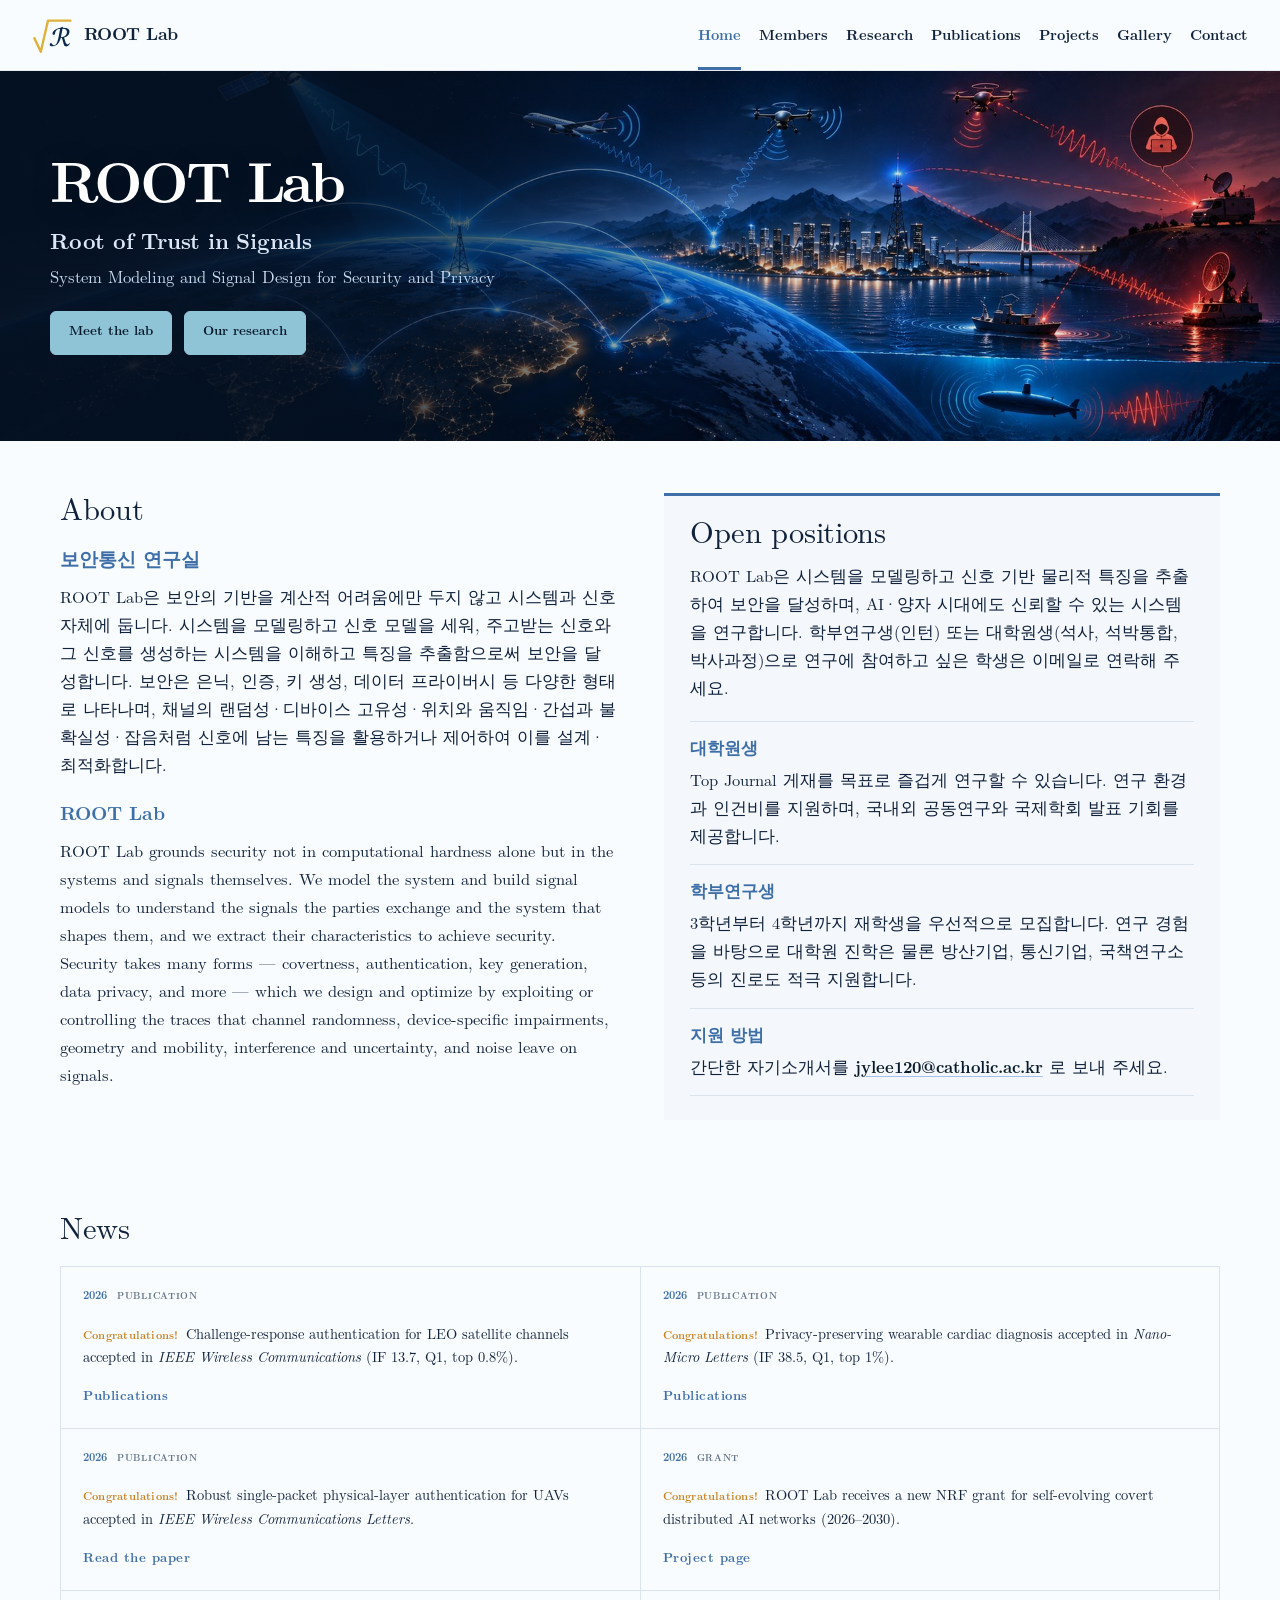
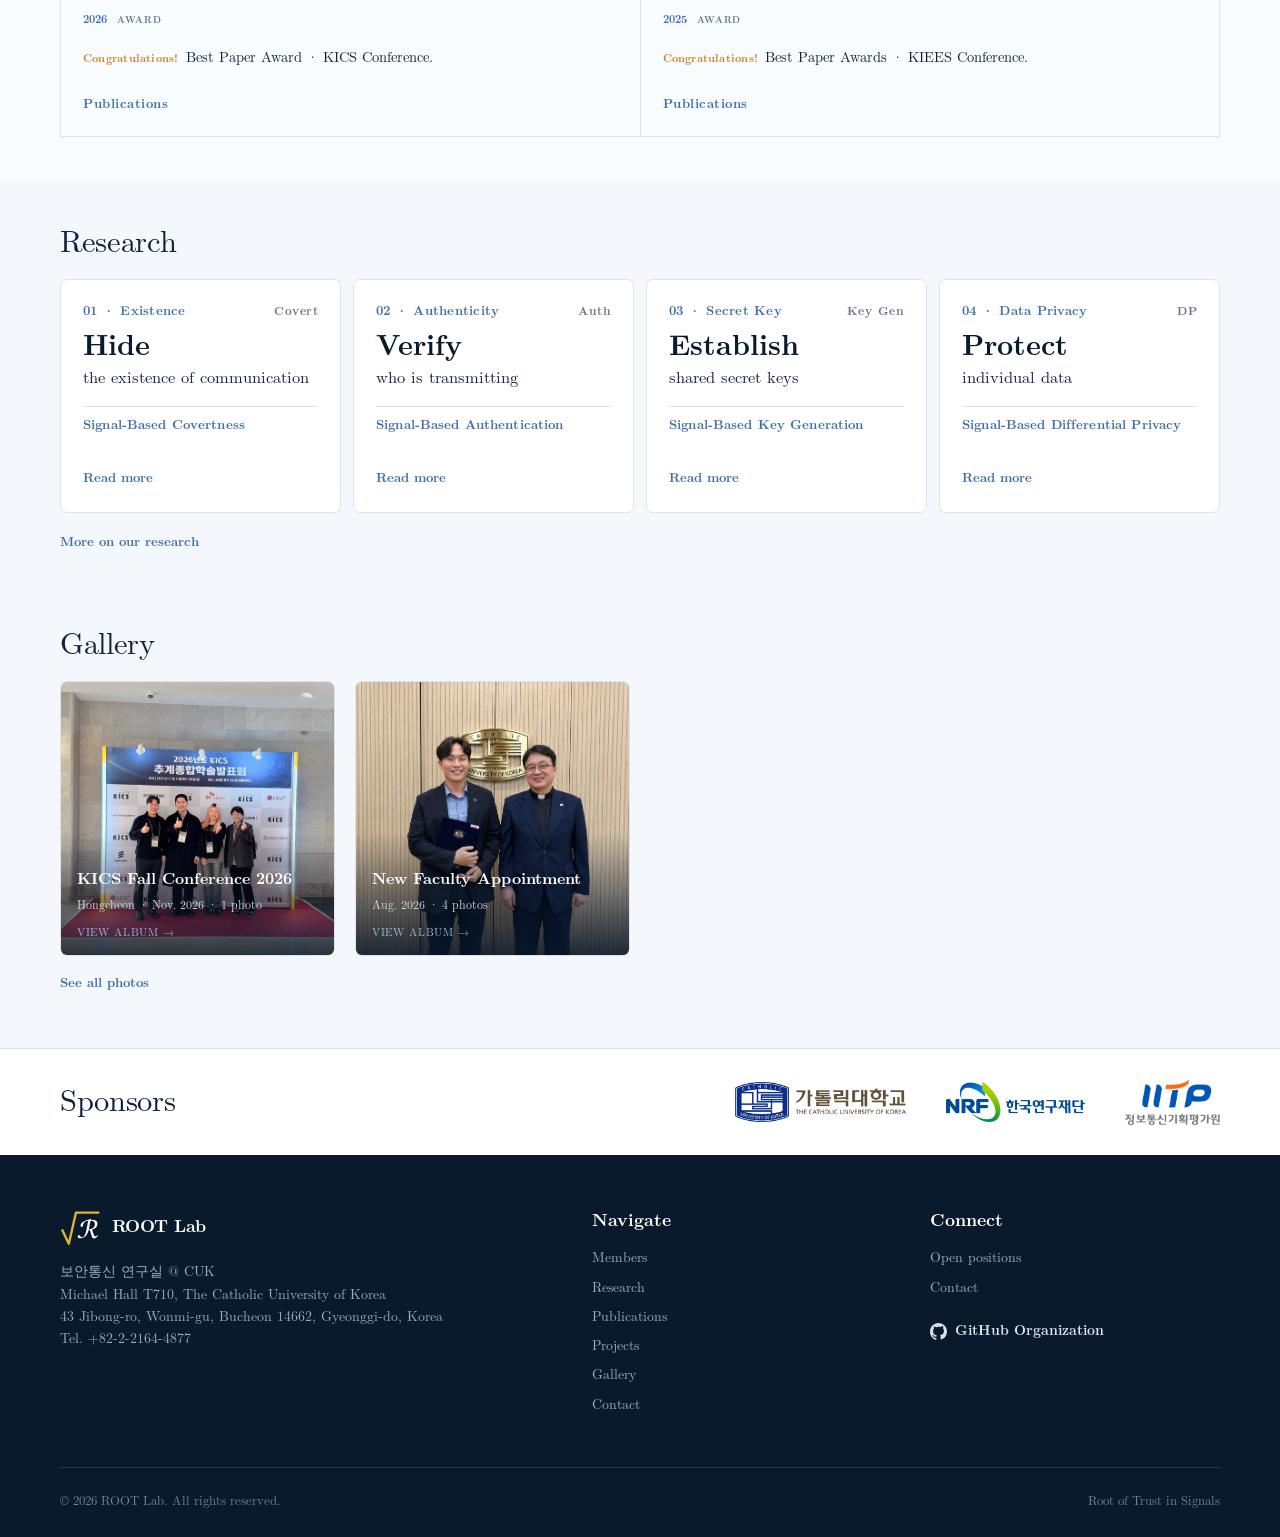
<file: index.html>
<!doctype html>
<html lang="en">
<head>
  <meta charset="utf-8"><meta name="color-scheme" content="only light">
  <meta name="viewport" content="width=device-width,initial-scale=1"><meta name="description" content="ROOT Lab (보안통신 연구실), The Catholic University of Korea — Root of Trust in Signals · System Modeling and Signal Design for Security and Privacy">
  <link rel="icon" type="image/svg+xml" href="assets/img/favicon.svg?v=12"><link rel="icon" type="image/png" sizes="32x32" href="assets/img/favicon-32.png?v=12"><link rel="icon" type="image/png" sizes="64x64" href="assets/img/favicon-64.png?v=12"><link rel="apple-touch-icon" href="assets/img/apple-touch-icon.png?v=11"><title>ROOT Lab — Root of Trust in Signals</title>
  <meta property="og:type" content="website">
  <meta property="og:site_name" content="ROOT Lab">
  <meta property="og:title" content="ROOT Lab — Root of Trust in Signals">
  <meta property="og:description" content="ROOT Lab (보안통신 연구실), The Catholic University of Korea. Covert communication, signal-based authentication, key generation, and differential privacy.">
  <meta property="og:url" content="https://root-jylee.github.io/">
  <meta property="og:image" content="https://root-jylee.github.io/assets/img/og-image.png?v=9">
  <meta property="og:image:width" content="1200">
  <meta property="og:image:height" content="630">
  <meta name="twitter:card" content="summary_large_image">
  <meta name="twitter:title" content="ROOT Lab — Root of Trust in Signals">
  <meta name="twitter:description" content="ROOT Lab (보안통신 연구실), The Catholic University of Korea. Covert communication, signal-based authentication, key generation, and differential privacy.">
  <meta name="twitter:image" content="https://root-jylee.github.io/assets/img/og-image.png?v=9">
  <link rel="stylesheet" href="styles.css?v=20261025-lm45">
  <style>
    .home-hero{position:relative;overflow:hidden;background:#061629;color:#fff;padding:0;min-height:min(29vw,370px);display:flex;align-items:center}
    .home-hero:before{content:"";position:absolute;inset:0;background:linear-gradient(90deg,rgba(4,17,34,.97) 0%,rgba(4,17,34,.92) 21%,rgba(4,17,34,.62) 38%,rgba(4,17,34,.18) 58%,rgba(4,17,34,.03) 100%);z-index:1;mask-image:none}
    .home-hero:after{content:"";position:absolute;inset:0;background:url('assets/img/root-hero3-1920.jpg') center center/cover no-repeat;z-index:0}
    @media(min-width:1300px){.home-hero:after{left:50%;width:1264px;transform:translateX(-50%);-webkit-mask-image:linear-gradient(90deg,transparent 0,#000 10%,#000 90%,transparent 100%);mask-image:linear-gradient(90deg,transparent 0,#000 10%,#000 90%,transparent 100%)}}
    .home-hero .hero-grid{position:relative;z-index:2;width:min(1180px,calc(100% - 48px));margin:auto;display:block}
    .hero-copy{max-width:min(560px,60%);padding:clamp(18px,2.4vw,34px) 0}
    .home-hero h1{margin:0 0 .16em;font:600 clamp(36px,4.4vw,62px)/.96 var(--serif);letter-spacing:-.055em;text-shadow:0 3px 24px rgba(0,0,0,.28)}
    .home-hero .lab-name{margin:0;max-width:520px;color:#eef5ff;font-size:clamp(17px,2vw,30px);line-height:1.35;font-weight:650}
    .home-hero .lab-tagline{margin:.55em 0 0;max-width:560px;color:#cdddf2;font-size:clamp(14px,1.3vw,18px);line-height:1.4;font-weight:500}
    .home-hero .actions{margin-top:clamp(14px,1.6vw,22px)}
    .home-hero .hero-secondary{color:#eef5ff;border-color:rgba(232,242,255,.5);background:rgba(4,17,34,.25);backdrop-filter:blur(4px)}
    @media(max-width:900px){
      /* 이미지 블록 위, 남색 텍스트 띠 아래 — 어느 폭에서도 잘리지 않음 */
      .home-hero{display:block;min-height:0}
      .home-hero:before{position:static;display:block;inset:auto;z-index:auto;aspect-ratio:2079/640;background:url('assets/img/root-hero3-1920.jpg') center center/cover no-repeat}
      .home-hero:after{display:none}
      .home-hero .hero-grid{width:min(100% - 32px,1180px)}
      .hero-copy{max-width:100%;padding:16px 0 20px}
      .home-hero h1{font-size:clamp(34px,10vw,52px);text-shadow:none}
      .home-hero .lab-name{font-size:clamp(16px,4.6vw,20px)}
      .home-hero .lab-tagline{font-size:clamp(13px,3.6vw,15px)}
      .home-hero .actions{flex-wrap:wrap;gap:10px}
    }
  </style>
</head>
<body>

<header>
  <div class="wrap nav">
    <a class="brand" href="index.html"><img class="mark-img" src="assets/img/mark.svg?v=11" alt="" width="40" height="40"><span>ROOT Lab</span></a>
    <nav class="links" aria-label="Main navigation"><a class="active" href="index.html">Home</a><a href="members.html">Members</a><a href="research.html">Research</a><a href="publications.html">Publications</a><a href="projects.html">Projects</a><a href="gallery.html">Gallery</a><a href="contact.html">Contact</a></nav>
  </div>
</header>

<main>
<section class="home-hero">
    <div class="hero-grid">
      <div class="hero-copy">
        <h1>ROOT Lab</h1>
        <p class="lab-name">Root of Trust in Signals</p>
        <p class="lab-tagline">System Modeling and Signal Design for Security and Privacy</p>
                <div class="actions"><a class="btn primary" href="members.html">Meet the lab</a><a class="btn primary" href="research.html">Our research</a></div>
      </div>
    </div>
  </section>
  <section class="about-openings-section" id="about">
    <div class="wrap"><div class="two-col">
      <div class="about-col">
        <div class="section-label-row"><h2 class="section-title">About</h2></div>
      <div class="about-grid">
        <div><h3>보안통신 연구실</h3><p>ROOT Lab은 보안의 기반을 계산적 어려움에만 두지 않고 시스템과 신호 자체에 둡니다. 시스템을 모델링하고 신호 모델을 세워, 주고받는 신호와 그 신호를 생성하는 시스템을 이해하고 특징을 추출함으로써 보안을 달성합니다. 보안은 은닉, 인증, 키 생성, 데이터 프라이버시 등 다양한 형태로 나타나며, 채널의 랜덤성·디바이스 고유성·위치와 움직임·간섭과 불확실성·잡음처럼 신호에 남는 특징을 활용하거나 제어하여 이를 설계·최적화합니다.</p></div>
        <div><h3>ROOT Lab</h3><p>ROOT Lab grounds security not in computational hardness alone but in the systems and signals themselves. We model the system and build signal models to understand the signals the parties exchange and the system that shapes them, and we extract their characteristics to achieve security. Security takes many forms &mdash; covertness, authentication, key generation, data privacy, and more &mdash; which we design and optimize by exploiting or controlling the traces that channel randomness, device-specific impairments, geometry and mobility, interference and uncertainty, and noise leave on signals.</p></div>
      </div>
      </div>
      <div class="openings-col" id="open-positions">
        <div class="section-label-row"><h2 class="section-title">Open positions</h2></div>
        <p class="openings-lead">ROOT Lab은 시스템을 모델링하고 신호 기반 물리적 특징을 추출하여 보안을 달성하며, AI·양자 시대에도 신뢰할 수 있는 시스템을 연구합니다. 학부연구생(인턴) 또는 대학원생(석사, 석박통합, 박사과정)으로 연구에 참여하고 싶은 학생은 이메일로 연락해 주세요.</p>
        <ul class="openings-points">
          <li><b>대학원생</b>Top Journal 게재를 목표로 즐겁게 연구할 수 있습니다. 연구 환경과 인건비를 지원하며, 국내외 공동연구와 국제학회 발표 기회를 제공합니다.</li>
          <li><b>학부연구생</b>3학년부터 4학년까지 재학생을 우선적으로 모집합니다. 연구 경험을 바탕으로 대학원 진학은 물론 방산기업, 통신기업, 국책연구소 등의 진로도 적극 지원합니다.</li>
          <li><b>지원 방법</b>간단한 자기소개서를 <a href="mailto:jylee120@catholic.ac.kr">jylee120@catholic.ac.kr</a> 로 보내 주세요.</li>
        </ul>
        
      </div>
    </div></div>
  </section>
  <section class="home-news-section">
    <div class="wrap">
      <div class="section-label-row"><h2 class="section-title">News</h2></div>
      <div class="home-news-list">
        <a class="home-news-item" href="publications.html"><div><span>2026</span><b>Publication</b></div><p><span class="news-congrats">Congratulations!</span>Challenge-response authentication for LEO satellite channels accepted in <em>IEEE Wireless Communications</em> (IF 13.7, Q1, top 0.8%).</p><span class="news-card-link">Publications</span></a>
        <a class="home-news-item" href="publications.html"><div><span>2026</span><b>Publication</b></div><p><span class="news-congrats">Congratulations!</span>Privacy-preserving wearable cardiac diagnosis accepted in <em>Nano-Micro Letters</em> (IF 38.5, Q1, top 1%).</p><span class="news-card-link">Publications</span></a>
        <a class="home-news-item" href="https://doi.org/10.1109/LWC.2026.3700173" target="_blank" rel="noopener noreferrer"><div><span>2026</span><b>Publication</b></div><p><span class="news-congrats">Congratulations!</span>Robust single-packet physical-layer authentication for UAVs accepted in <em>IEEE Wireless Communications Letters</em>.</p><span class="news-card-link">Read the paper</span></a>
        <a class="home-news-item" href="projects.html"><div><span>2026</span><b>Grant</b></div><p><span class="news-congrats">Congratulations!</span>ROOT Lab receives a new NRF grant for self-evolving covert distributed AI networks (2026–2030).</p><span class="news-card-link">Project page</span></a>
        <a class="home-news-item" href="publications.html#conference-papers"><div><span>2026</span><b>Award</b></div><p><span class="news-congrats">Congratulations!</span>Best Paper Award · KICS Conference.</p><span class="news-card-link">Publications</span></a>
        <a class="home-news-item" href="publications.html#conference-papers"><div><span>2025</span><b>Award</b></div><p><span class="news-congrats">Congratulations!</span>Best Paper Awards · KIEES Conference.</p><span class="news-card-link">Publications</span></a>
      </div>
    </div>
  </section>
  <section class="paper scope-section research-summary-section" id="research-scope">
    <div class="wrap">
      <div class="section-label-row"><h2 class="section-title">Research</h2></div>
      <div class="scope-grid">
        <a class="scope-card" href="research.html#covert-communication"><div class="scope-top"><span class="scope-num">01 · Existence</span><span class="scope-abbr">Covert</span></div><b class="scope-verb">Hide</b><p class="scope-obj">the existence of communication</p><h3 class="scope-tech">Signal-Based Covertness</h3><span class="scope-link">Read more</span></a>
        <a class="scope-card" href="research.html#authentication"><div class="scope-top"><span class="scope-num">02 · Authenticity</span><span class="scope-abbr">Auth</span></div><b class="scope-verb">Verify</b><p class="scope-obj">who is transmitting</p><h3 class="scope-tech">Signal-Based Authentication</h3><span class="scope-link">Read more</span></a>
        <a class="scope-card" href="research.html#key-generation"><div class="scope-top"><span class="scope-num">03 · Secret Key</span><span class="scope-abbr">Key Gen</span></div><b class="scope-verb">Establish</b><p class="scope-obj">shared secret keys</p><h3 class="scope-tech">Signal-Based Key Generation</h3><span class="scope-link">Read more</span></a>
        <a class="scope-card" href="research.html#differential-privacy"><div class="scope-top"><span class="scope-num">04 · Data Privacy</span><span class="scope-abbr">DP</span></div><b class="scope-verb">Protect</b><p class="scope-obj">individual data</p><h3 class="scope-tech">Signal-Based Differential Privacy</h3><span class="scope-link">Read more</span></a>
      </div>
      <a class="more-link" href="research.html">More on our research</a>
    </div>
  </section>
  <section class="paper gallery-teaser-section">
    <div class="wrap">
      <div class="section-label-row"><h2 class="section-title">Gallery</h2></div>
      <div class="album-cards" id="home-gallery"></div>
      <a class="more-link" href="gallery.html">See all photos</a>
    </div>
  </section>
</main>

<div class="sponsors"><div class="wrap"><div class="sponsors-label">Sponsors</div><div class="sponsors-logos"><a href="https://www.catholic.ac.kr" target="_blank" rel="noopener noreferrer"><img src="assets/img/sponsor-cuk.png?v=1" alt="The Catholic University of Korea" height="40"></a><a href="https://www.nrf.re.kr" target="_blank" rel="noopener noreferrer"><img src="assets/img/sponsor-nrf.png?v=1" alt="National Research Foundation of Korea" height="40"></a><a href="https://www.iitp.kr" target="_blank" rel="noopener noreferrer"><img src="assets/img/sponsor-iitp.png?v=1" alt="Institute of Information &amp; Communications Technology Planning &amp; Evaluation" height="46"></a></div></div></div>
<footer><div class="wrap"><div class="footer-grid"><div><div class="brand"><img class="mark-img" src="assets/img/mark-white.svg?v=11" alt="" width="40" height="40"><span>ROOT Lab</span></div><p>보안통신 연구실 @ CUK<br>Michael Hall T710, The Catholic University of Korea<br>43 Jibong-ro, Wonmi-gu, Bucheon 14662, Gyeonggi-do, Korea<br>Tel. +82-2-2164-4877</p></div><div><div class="footer-title">Navigate</div><a href="members.html">Members</a><a href="research.html">Research</a><a href="publications.html">Publications</a><a href="projects.html">Projects</a><a href="gallery.html">Gallery</a><a href="contact.html">Contact</a></div><div><div class="footer-title">Connect</div><a href="index.html#open-positions">Open positions</a><a href="contact.html">Contact</a><a class="github-link" href="https://github.com/root-jylee" target="_blank" rel="noopener noreferrer" aria-label="ROOT Lab GitHub organization"><svg viewBox="0 0 16 16" aria-hidden="true"><path fill="currentColor" d="M8 0C3.58 0 0 3.64 0 8.13c0 3.59 2.29 6.64 5.47 7.71.4.08.55-.18.55-.39 0-.19-.01-.82-.01-1.49-2.23.49-2.7-1.09-2.7-1.09-.36-.94-.88-1.19-.88-1.19-.72-.5.05-.49.05-.49.8.06 1.22.83 1.22.83.71 1.24 1.87.88 2.33.67.07-.52.28-.88.51-1.08-1.78-.21-3.65-.9-3.65-4.02 0-.89.31-1.62.82-2.19-.08-.21-.36-1.04.08-2.16 0 0 .67-.22 2.2.84A7.4 7.4 0 0 1 8 3.53c.68 0 1.36.09 2 .27 1.53-1.06 2.2-.84 2.2-.84.44 1.12.16 1.95.08 2.16.51.57.82 1.3.82 2.19 0 3.13-1.88 3.81-3.66 4.01.29.25.54.74.54 1.5 0 1.08-.01 1.95-.01 2.21 0 .22.14.47.55.39A8.03 8.03 0 0 0 16 8.13C16 3.64 12.42 0 8 0z"/></svg><span>GitHub Organization</span></a></div></div><div class="copyright"><span>© 2026 ROOT Lab. All rights reserved.</span><span>Root of Trust in Signals</span></div></div></footer>
<script>if(location.hash){document.fonts.ready.then(function(){var e=document.querySelector(location.hash);if(e){e.scrollIntoView()}})}</script>
<script>/* Keep the home Gallery section in sync with the Gallery menu cards */
(function(){var t=document.getElementById('home-gallery');if(!t||!window.fetch)return;fetch('gallery.html',{cache:'no-cache'}).then(function(r){return r.ok?r.text():null;}).then(function(html){if(!html)return;var d=new DOMParser().parseFromString(html,'text/html');var s=d.querySelector('.album-cards');if(s&&s.innerHTML.trim())t.innerHTML=s.innerHTML;}).catch(function(){});})();</script>
<!-- Cloudflare Web Analytics --><script defer src='https://static.cloudflareinsights.com/beacon.min.js' data-cf-beacon='{"token": "f6014f10617f410a8987595afb95dad6"}'></script><!-- End Cloudflare Web Analytics -->
</body>
</html>
</file>
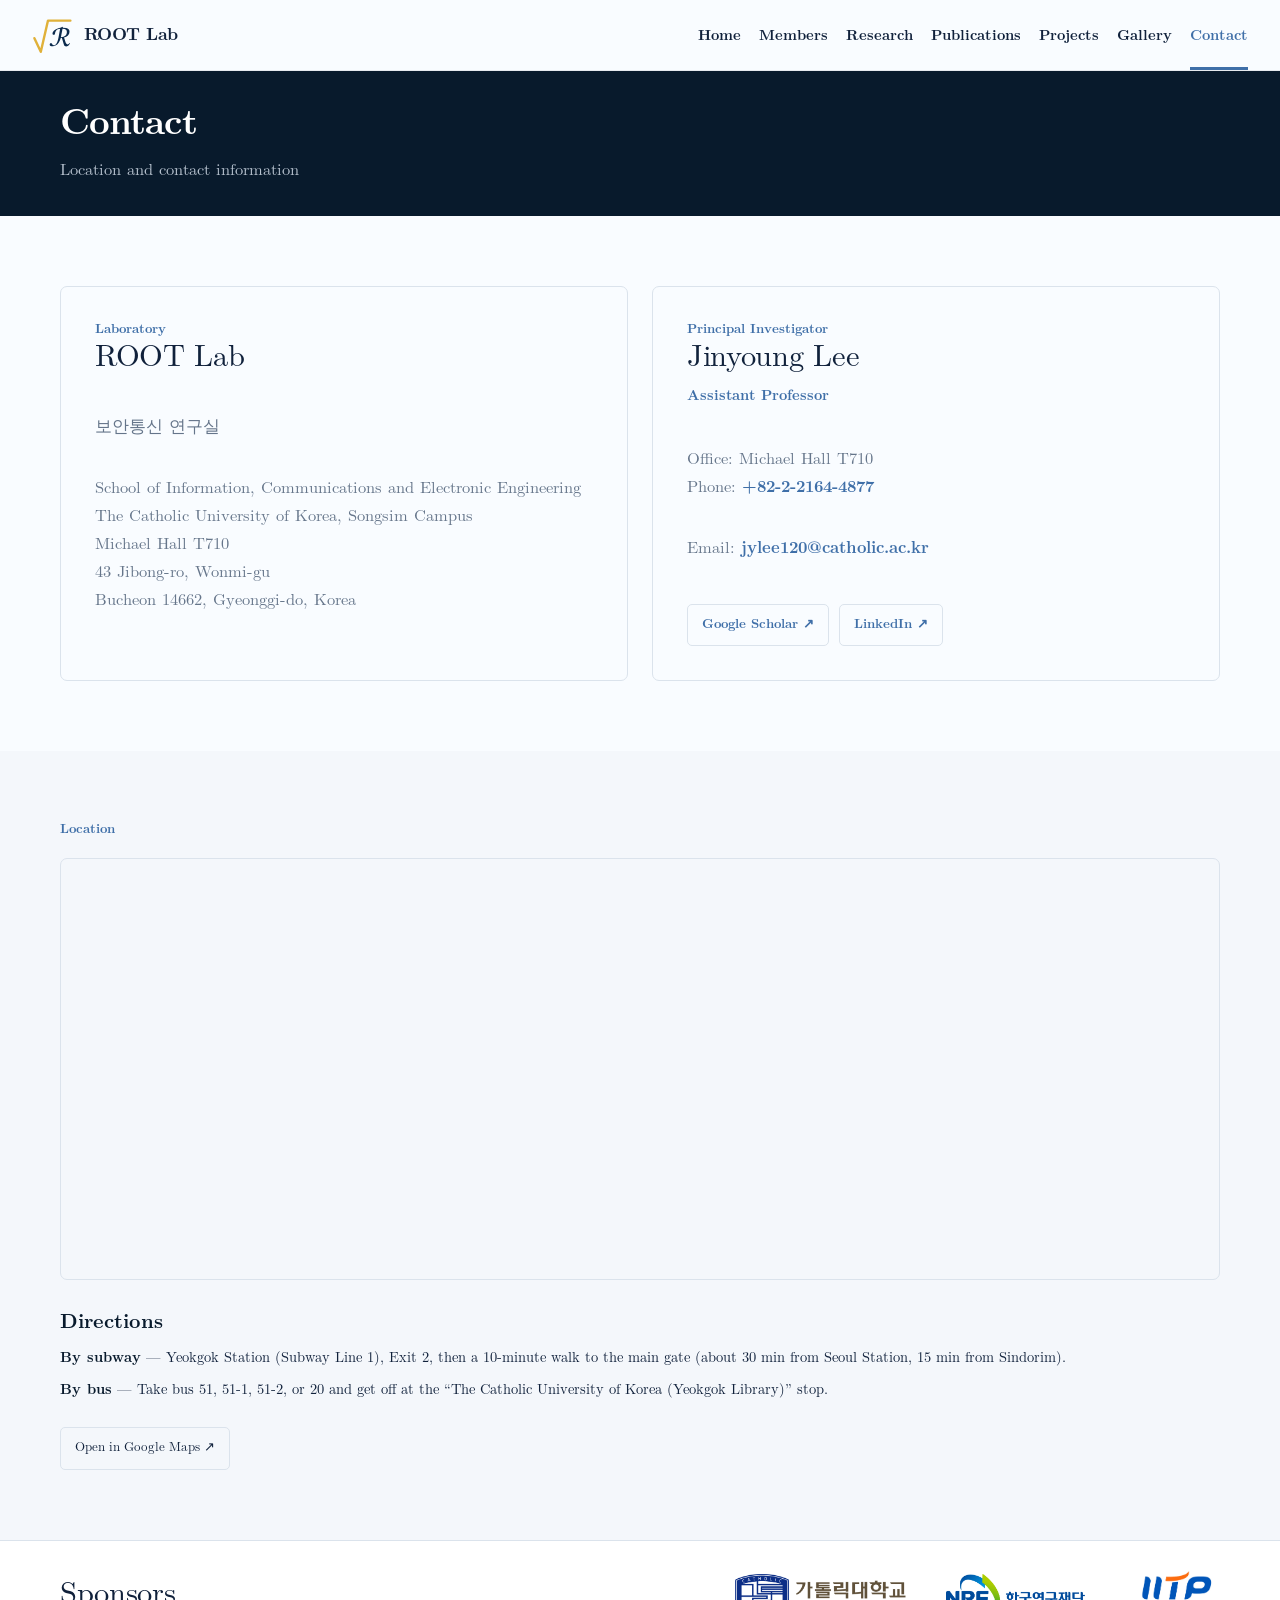
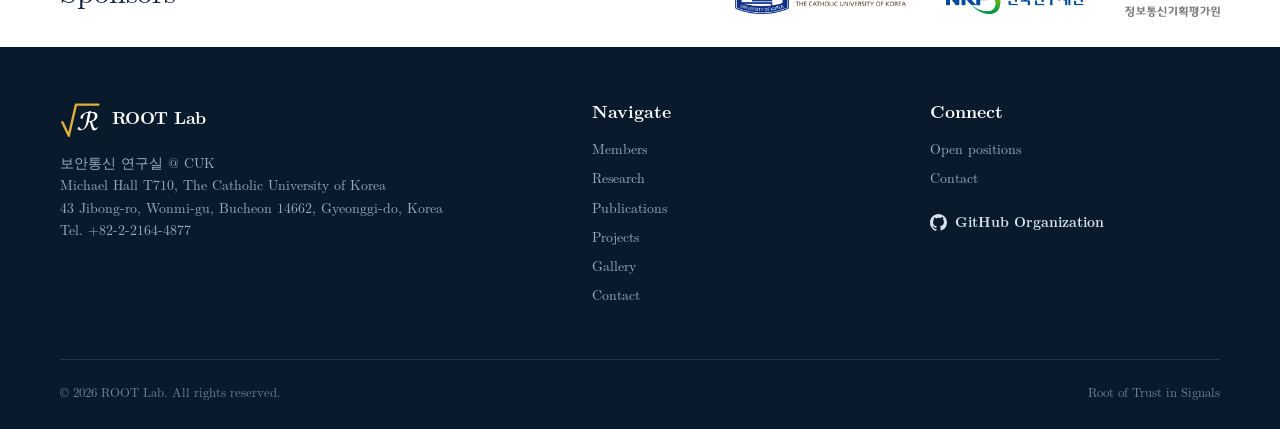
<file: contact.html>
<!doctype html><html lang="en"><head><meta charset="utf-8"><meta name="color-scheme" content="only light"><meta name="viewport" content="width=device-width,initial-scale=1"><link rel="icon" type="image/svg+xml" href="assets/img/favicon.svg?v=12"><link rel="icon" type="image/png" sizes="32x32" href="assets/img/favicon-32.png?v=12"><link rel="icon" type="image/png" sizes="64x64" href="assets/img/favicon-64.png?v=12"><link rel="apple-touch-icon" href="assets/img/apple-touch-icon.png?v=11"><title>ROOT Lab — Contact</title>
  <meta name="description" content="Contact information and location of ROOT Lab, Michael Hall T710, The Catholic University of Korea.">
  <meta property="og:type" content="website">
  <meta property="og:site_name" content="ROOT Lab">
  <meta property="og:title" content="ROOT Lab — Contact">
  <meta property="og:description" content="Contact information and location of ROOT Lab, Michael Hall T710, The Catholic University of Korea.">
  <meta property="og:url" content="https://root-jylee.github.io/contact.html">
  <meta property="og:image" content="https://root-jylee.github.io/assets/img/og-image.png?v=9">
  <meta property="og:image:width" content="1200">
  <meta property="og:image:height" content="630">
  <meta name="twitter:card" content="summary_large_image">
  <meta name="twitter:title" content="ROOT Lab — Contact">
  <meta name="twitter:description" content="Contact information and location of ROOT Lab, Michael Hall T710, The Catholic University of Korea.">
  <meta name="twitter:image" content="https://root-jylee.github.io/assets/img/og-image.png?v=9"><link rel="stylesheet" href="styles.css?v=20261025-lm45"></head><body>
<header><div class="wrap nav"><a class="brand" href="index.html"><img class="mark-img" src="assets/img/mark.svg?v=11" alt="" width="40" height="40"><span>ROOT Lab</span></a><nav class="links"><a href="index.html">Home</a><a href="members.html">Members</a><a href="research.html">Research</a><a href="publications.html">Publications</a><a href="projects.html">Projects</a><a href="gallery.html">Gallery</a><a class="active" href="contact.html">Contact</a></nav></div></header>
<main><div class="page-hero"><div class="wrap"><h1 class="page-title">Contact</h1><p>Location and contact information</p></div></div>
<section><div class="wrap contact-grid"><article class="contact-card"><div class="kicker">Laboratory</div><h2>ROOT Lab</h2><p>보안통신 연구실</p><p>School of Information, Communications and Electronic Engineering<br>The Catholic University of Korea, Songsim Campus<br>Michael Hall T710<br>43 Jibong-ro, Wonmi-gu<br>Bucheon 14662, Gyeonggi-do, Korea</p></article><article class="contact-card"><div class="kicker">Principal Investigator</div><h2>Jinyoung Lee</h2><p class="contact-role">Assistant Professor</p><p>Office: Michael Hall T710<br>Phone: <a href="tel:+82221644877">+82-2-2164-4877</a></p><p>Email: <a href="mailto:jylee120@catholic.ac.kr">jylee120@catholic.ac.kr</a></p><div class="link-list"><a href="https://scholar.google.co.kr/citations?user=w1z7ySEAAAAJ&hl=en" target="_blank" rel="noopener noreferrer">Google Scholar ↗</a><a href="https://www.linkedin.com/in/jinyoung-lee-97b994215" target="_blank" rel="noopener noreferrer">LinkedIn ↗</a></div></article></div></section>
<section class="paper"><div class="wrap"><div class="section-label-row"><div class="kicker">Location</div></div><div class="map-embed"><iframe src="https://maps.google.com/maps?q=%EA%B0%80%ED%86%A8%EB%A6%AD%EB%8C%80%ED%95%99%EA%B5%90%20%EB%AF%B8%EC%B9%B4%EC%97%98%EA%B4%80&z=17&hl=en&output=embed" title="ROOT Lab location — Michael Hall, The Catholic University of Korea" loading="lazy" referrerpolicy="no-referrer-when-downgrade" allowfullscreen></iframe></div><div class="directions"><h3>Directions</h3><p><b>By subway</b> — Yeokgok Station (Subway Line 1), Exit 2, then a 10-minute walk to the main gate (about 30 min from Seoul Station, 15 min from Sindorim).</p><p><b>By bus</b> — Take bus 51, 51-1, 51-2, or 20 and get off at the &ldquo;The Catholic University of Korea (Yeokgok Library)&rdquo; stop.</p></div><div class="link-list"><a href="https://www.google.com/maps/search/?api=1&query=%EA%B0%80%ED%86%A8%EB%A6%AD%EB%8C%80%ED%95%99%EA%B5%90%20%EB%AF%B8%EC%B9%B4%EC%97%98%EA%B4%80" target="_blank" rel="noopener noreferrer">Open in Google Maps ↗</a></div></div></section></main>
<div class="sponsors"><div class="wrap"><div class="sponsors-label">Sponsors</div><div class="sponsors-logos"><a href="https://www.catholic.ac.kr" target="_blank" rel="noopener noreferrer"><img src="assets/img/sponsor-cuk.png?v=1" alt="The Catholic University of Korea" height="40"></a><a href="https://www.nrf.re.kr" target="_blank" rel="noopener noreferrer"><img src="assets/img/sponsor-nrf.png?v=1" alt="National Research Foundation of Korea" height="40"></a><a href="https://www.iitp.kr" target="_blank" rel="noopener noreferrer"><img src="assets/img/sponsor-iitp.png?v=1" alt="Institute of Information &amp; Communications Technology Planning &amp; Evaluation" height="46"></a></div></div></div>
<footer><div class="wrap"><div class="footer-grid"><div><div class="brand"><img class="mark-img" src="assets/img/mark-white.svg?v=11" alt="" width="40" height="40"><span>ROOT Lab</span></div><p>보안통신 연구실 @ CUK<br>Michael Hall T710, The Catholic University of Korea<br>43 Jibong-ro, Wonmi-gu, Bucheon 14662, Gyeonggi-do, Korea<br>Tel. +82-2-2164-4877</p></div><div><div class="footer-title">Navigate</div><a href="members.html">Members</a><a href="research.html">Research</a><a href="publications.html">Publications</a><a href="projects.html">Projects</a><a href="gallery.html">Gallery</a><a href="contact.html">Contact</a></div><div><div class="footer-title">Connect</div><a href="index.html#open-positions">Open positions</a><a href="contact.html">Contact</a><a class="github-link" href="https://github.com/root-jylee" target="_blank" rel="noopener noreferrer" aria-label="ROOT Lab GitHub organization"><svg viewBox="0 0 16 16" aria-hidden="true"><path fill="currentColor" d="M8 0C3.58 0 0 3.64 0 8.13c0 3.59 2.29 6.64 5.47 7.71.4.08.55-.18.55-.39 0-.19-.01-.82-.01-1.49-2.23.49-2.7-1.09-2.7-1.09-.36-.94-.88-1.19-.88-1.19-.72-.5.05-.49.05-.49.8.06 1.22.83 1.22.83.71 1.24 1.87.88 2.33.67.07-.52.28-.88.51-1.08-1.78-.21-3.65-.9-3.65-4.02 0-.89.31-1.62.82-2.19-.08-.21-.36-1.04.08-2.16 0 0 .67-.22 2.2.84A7.4 7.4 0 0 1 8 3.53c.68 0 1.36.09 2 .27 1.53-1.06 2.2-.84 2.2-.84.44 1.12.16 1.95.08 2.16.51.57.82 1.3.82 2.19 0 3.13-1.88 3.81-3.66 4.01.29.25.54.74.54 1.5 0 1.08-.01 1.95-.01 2.21 0 .22.14.47.55.39A8.03 8.03 0 0 0 16 8.13C16 3.64 12.42 0 8 0z"/></svg><span>GitHub Organization</span></a></div></div><div class="copyright"><span>© 2026 ROOT Lab. All rights reserved.</span><span>Root of Trust in Signals</span></div></div></footer><script>if(location.hash){document.fonts.ready.then(function(){var e=document.querySelector(location.hash);if(e){e.scrollIntoView()}})}</script>
<!-- Cloudflare Web Analytics --><script defer src='https://static.cloudflareinsights.com/beacon.min.js' data-cf-beacon='{"token": "f6014f10617f410a8987595afb95dad6"}'></script><!-- End Cloudflare Web Analytics -->
</body></html>
</file>
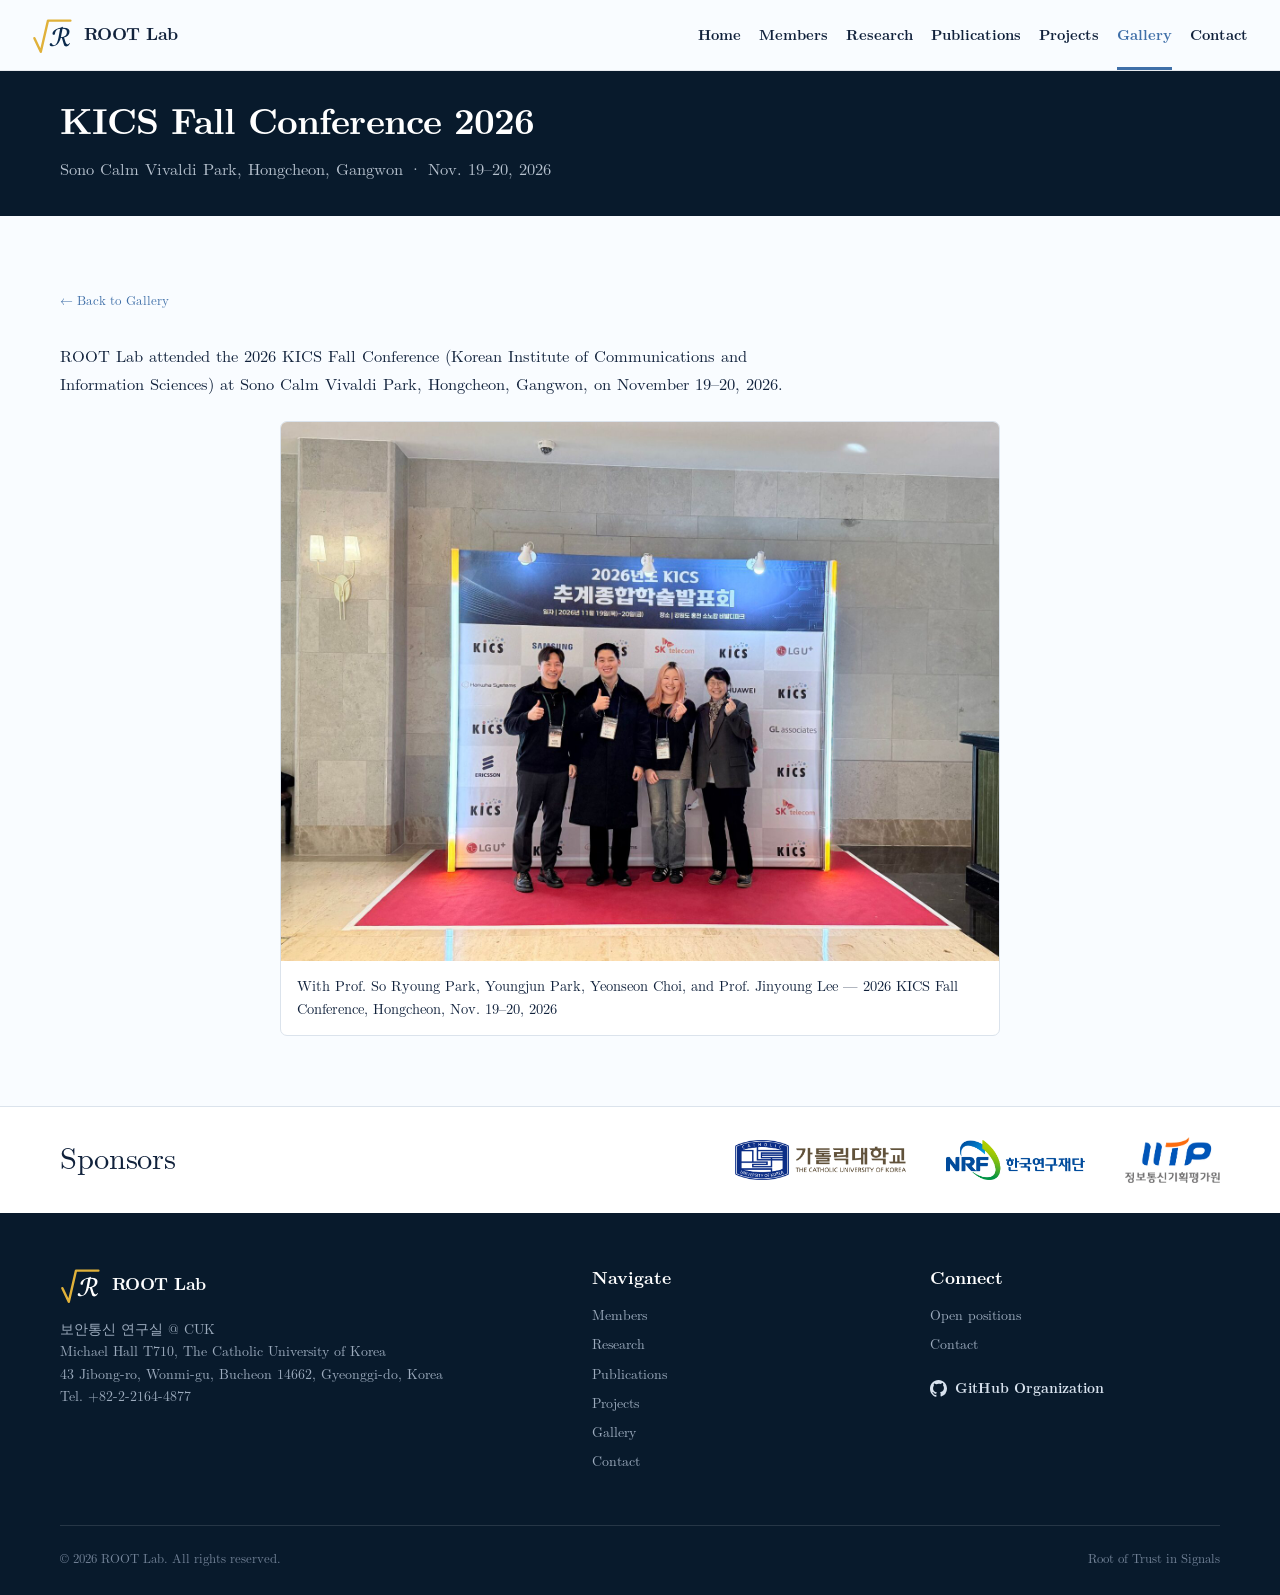
<file: gallery-kics-fall-2026.html>
<!doctype html><html lang="en"><head><meta charset="utf-8"><meta name="color-scheme" content="only light"><meta name="viewport" content="width=device-width,initial-scale=1"><link rel="icon" type="image/svg+xml" href="assets/img/favicon.svg?v=12"><link rel="icon" type="image/png" sizes="32x32" href="assets/img/favicon-32.png?v=12"><link rel="icon" type="image/png" sizes="64x64" href="assets/img/favicon-64.png?v=12"><link rel="apple-touch-icon" href="assets/img/apple-touch-icon.png?v=11"><title>ROOT Lab — KICS Fall Conference 2026</title>
  <meta name="description" content="KICS Fall Conference 2026 — photos from ROOT Lab.">
  <meta property="og:type" content="website">
  <meta property="og:site_name" content="ROOT Lab">
  <meta property="og:title" content="ROOT Lab — KICS Fall Conference 2026">
  <meta property="og:description" content="KICS Fall Conference 2026 — photos from ROOT Lab.">
  <meta property="og:url" content="https://root-jylee.github.io/gallery-kics-fall-2026.html">
  <meta property="og:image" content="https://root-jylee.github.io/assets/img/og-image.png?v=9">
  <meta property="og:image:width" content="1200">
  <meta property="og:image:height" content="630">
  <meta name="twitter:card" content="summary_large_image">
  <meta name="twitter:title" content="ROOT Lab — KICS Fall Conference 2026">
  <meta name="twitter:description" content="KICS Fall Conference 2026 — photos from ROOT Lab.">
  <meta name="twitter:image" content="https://root-jylee.github.io/assets/img/og-image.png?v=9"><link rel="stylesheet" href="styles.css?v=20261025-lm45"></head><body>
<header><div class="wrap nav"><a class="brand" href="index.html"><img class="mark-img" src="assets/img/mark.svg?v=11" alt="" width="40" height="40"><span>ROOT Lab</span></a><nav class="links"><a href="index.html">Home</a><a href="members.html">Members</a><a href="research.html">Research</a><a href="publications.html">Publications</a><a href="projects.html">Projects</a><a class="active" href="gallery.html">Gallery</a><a href="contact.html">Contact</a></nav></div></header>
<main><div class="page-hero"><div class="wrap"><h1 class="page-title">KICS Fall Conference 2026</h1><p>Sono Calm Vivaldi Park, Hongcheon, Gangwon · Nov. 19–20, 2026</p></div></div>
<section><div class="wrap">
<a class="album-back" href="gallery.html">&larr; Back to Gallery</a>
<div class="album">
<div class="album-head"><p>ROOT Lab attended the 2026 KICS Fall Conference (Korean Institute of Communications and Information Sciences) at Sono Calm Vivaldi Park, Hongcheon, Gangwon, on November 19–20, 2026.</p></div>
<div class="album-single">
<figure class="gallery-item"><img src="assets/img/gallery/kics-fall-2026.jpg" alt="ROOT Lab members at the 2026 KICS Fall Conference photo wall" loading="lazy" width="1600" height="1200"><figcaption>With Prof. So Ryoung Park, Youngjun Park, Yeonseon Choi, and Prof. Jinyoung Lee — 2026 KICS Fall Conference, Hongcheon, Nov. 19–20, 2026</figcaption></figure>
</div>
</div>
</div></section></main>
<div class="sponsors"><div class="wrap"><div class="sponsors-label">Sponsors</div><div class="sponsors-logos"><a href="https://www.catholic.ac.kr" target="_blank" rel="noopener noreferrer"><img src="assets/img/sponsor-cuk.png?v=1" alt="The Catholic University of Korea" height="40"></a><a href="https://www.nrf.re.kr" target="_blank" rel="noopener noreferrer"><img src="assets/img/sponsor-nrf.png?v=1" alt="National Research Foundation of Korea" height="40"></a><a href="https://www.iitp.kr" target="_blank" rel="noopener noreferrer"><img src="assets/img/sponsor-iitp.png?v=1" alt="Institute of Information &amp; Communications Technology Planning &amp; Evaluation" height="46"></a></div></div></div>
<footer><div class="wrap"><div class="footer-grid"><div><div class="brand"><img class="mark-img" src="assets/img/mark-white.svg?v=11" alt="" width="40" height="40"><span>ROOT Lab</span></div><p>보안통신 연구실 @ CUK<br>Michael Hall T710, The Catholic University of Korea<br>43 Jibong-ro, Wonmi-gu, Bucheon 14662, Gyeonggi-do, Korea<br>Tel. +82-2-2164-4877</p></div><div><div class="footer-title">Navigate</div><a href="members.html">Members</a><a href="research.html">Research</a><a href="publications.html">Publications</a><a href="projects.html">Projects</a><a href="gallery.html">Gallery</a><a href="contact.html">Contact</a></div><div><div class="footer-title">Connect</div><a href="index.html#open-positions">Open positions</a><a href="contact.html">Contact</a><a class="github-link" href="https://github.com/root-jylee" target="_blank" rel="noopener noreferrer" aria-label="ROOT Lab GitHub organization"><svg viewBox="0 0 16 16" aria-hidden="true"><path fill="currentColor" d="M8 0C3.58 0 0 3.64 0 8.13c0 3.59 2.29 6.64 5.47 7.71.4.08.55-.18.55-.39 0-.19-.01-.82-.01-1.49-2.23.49-2.7-1.09-2.7-1.09-.36-.94-.88-1.19-.88-1.19-.72-.5.05-.49.05-.49.8.06 1.22.83 1.22.83.71 1.24 1.87.88 2.33.67.07-.52.28-.88.51-1.08-1.78-.21-3.65-.9-3.65-4.02 0-.89.31-1.62.82-2.19-.08-.21-.36-1.04.08-2.16 0 0 .67-.22 2.2.84A7.4 7.4 0 0 1 8 3.53c.68 0 1.36.09 2 .27 1.53-1.06 2.2-.84 2.2-.84.44 1.12.16 1.95.08 2.16.51.57.82 1.3.82 2.19 0 3.13-1.88 3.81-3.66 4.01.29.25.54.74.54 1.5 0 1.08-.01 1.95-.01 2.21 0 .22.14.47.55.39A8.03 8.03 0 0 0 16 8.13C16 3.64 12.42 0 8 0z"/></svg><span>GitHub Organization</span></a></div></div><div class="copyright"><span>© 2026 ROOT Lab. All rights reserved.</span><span>Root of Trust in Signals</span></div></div></footer>
<!-- Cloudflare Web Analytics --><script defer src='https://static.cloudflareinsights.com/beacon.min.js' data-cf-beacon='{"token": "f6014f10617f410a8987595afb95dad6"}'></script><!-- End Cloudflare Web Analytics -->
</body></html>
</file>
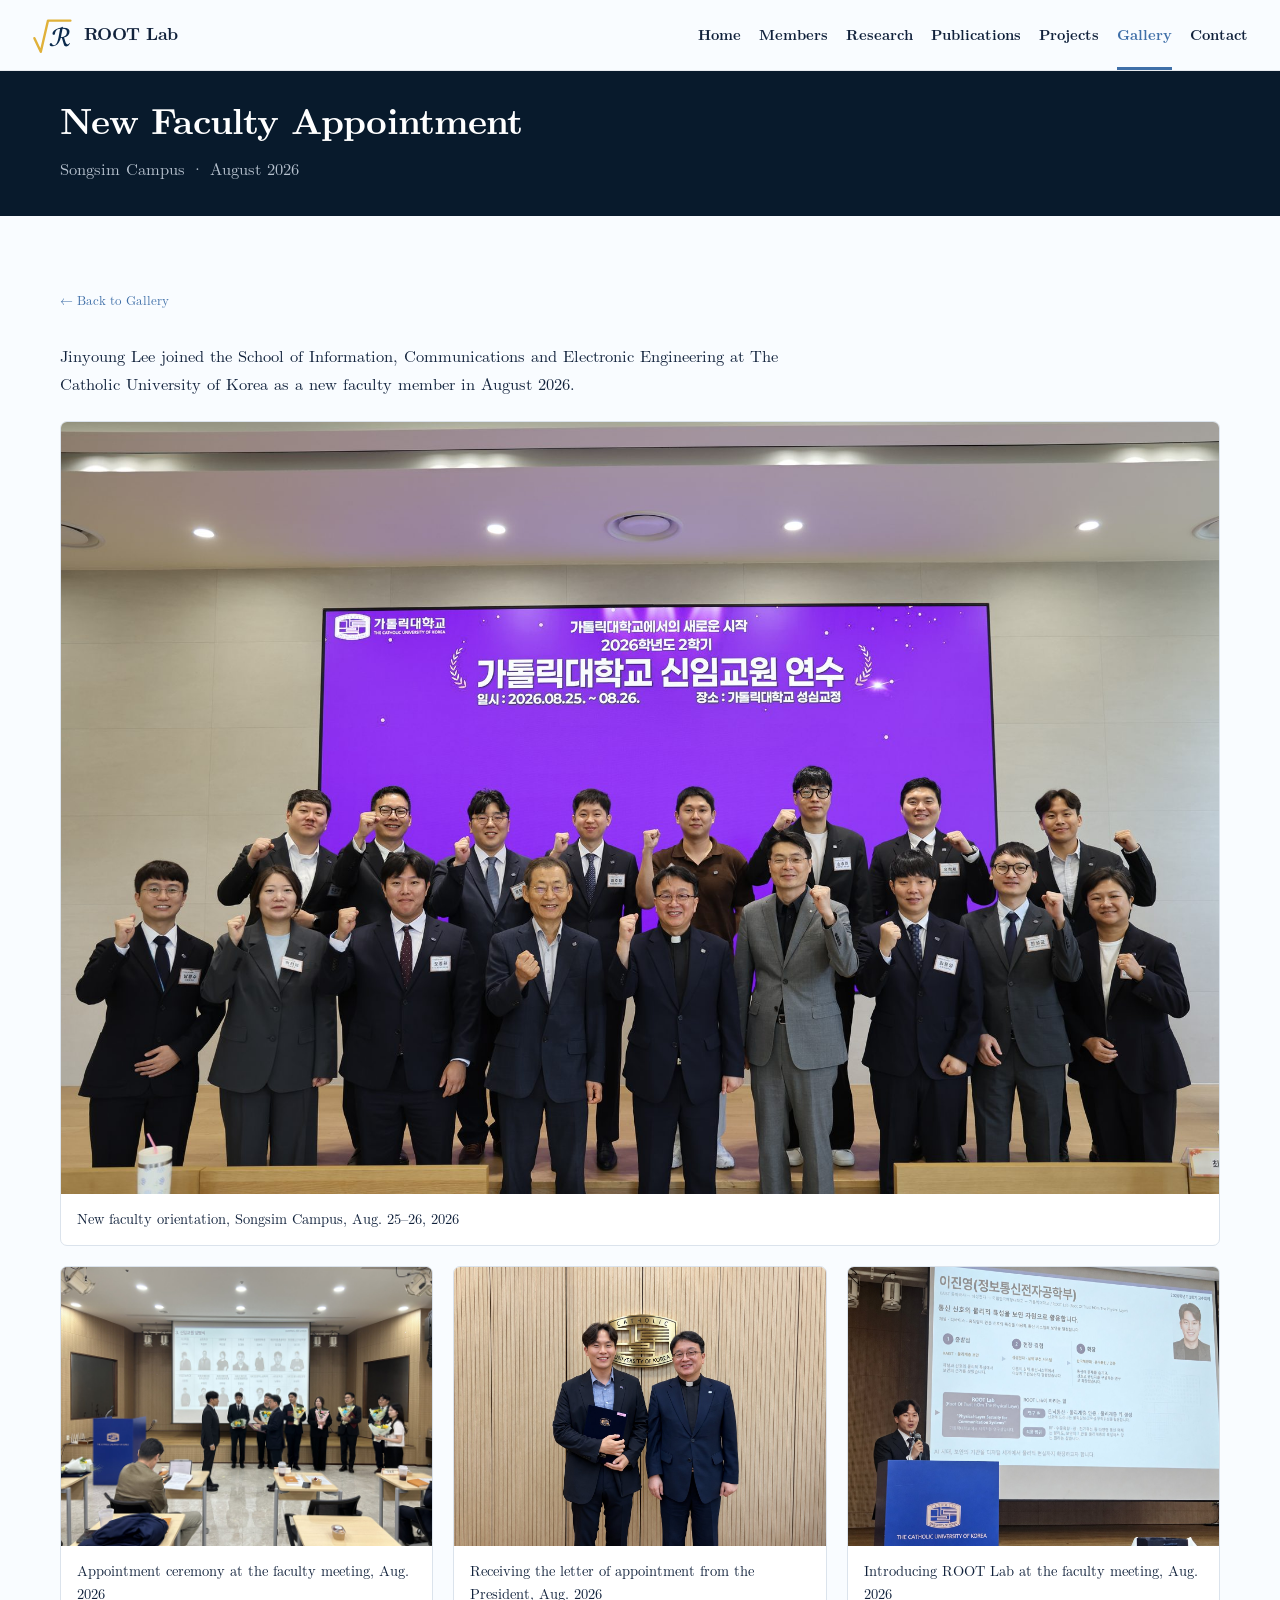
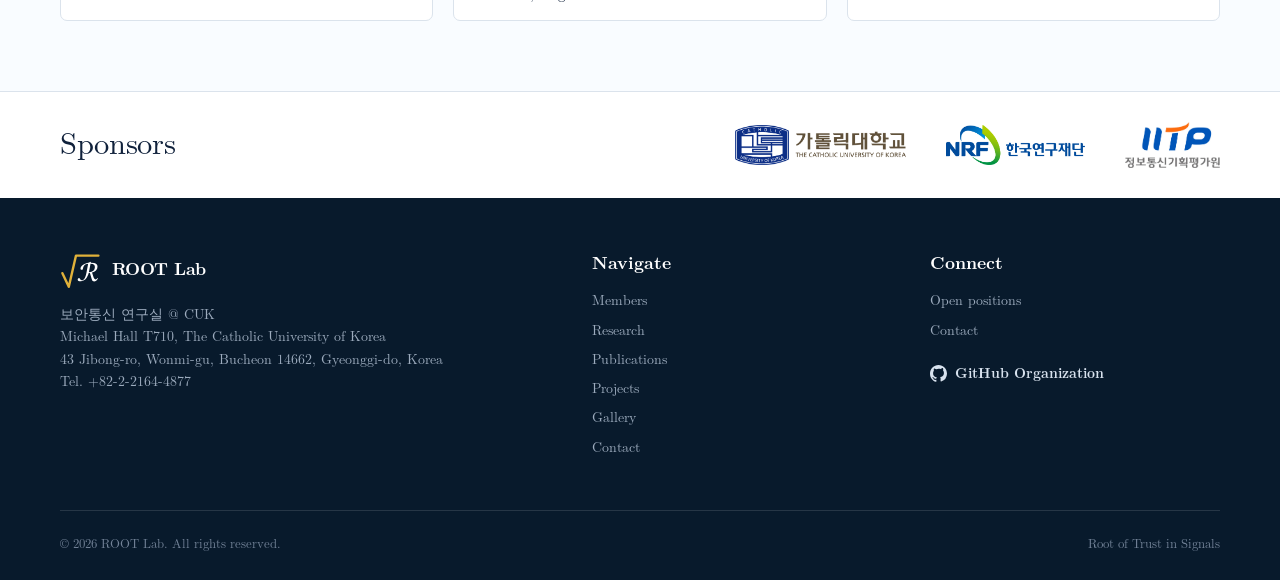
<file: gallery-new-faculty.html>
<!doctype html><html lang="en"><head><meta charset="utf-8"><meta name="color-scheme" content="only light"><meta name="viewport" content="width=device-width,initial-scale=1"><link rel="icon" type="image/svg+xml" href="assets/img/favicon.svg?v=12"><link rel="icon" type="image/png" sizes="32x32" href="assets/img/favicon-32.png?v=12"><link rel="icon" type="image/png" sizes="64x64" href="assets/img/favicon-64.png?v=12"><link rel="apple-touch-icon" href="assets/img/apple-touch-icon.png?v=11"><title>ROOT Lab — New Faculty Appointment</title>
  <meta name="description" content="New Faculty Appointment — photos from ROOT Lab.">
  <meta property="og:type" content="website">
  <meta property="og:site_name" content="ROOT Lab">
  <meta property="og:title" content="ROOT Lab — New Faculty Appointment">
  <meta property="og:description" content="New Faculty Appointment — photos from ROOT Lab.">
  <meta property="og:url" content="https://root-jylee.github.io/gallery-new-faculty.html">
  <meta property="og:image" content="https://root-jylee.github.io/assets/img/og-image.png?v=9">
  <meta property="og:image:width" content="1200">
  <meta property="og:image:height" content="630">
  <meta name="twitter:card" content="summary_large_image">
  <meta name="twitter:title" content="ROOT Lab — New Faculty Appointment">
  <meta name="twitter:description" content="New Faculty Appointment — photos from ROOT Lab.">
  <meta name="twitter:image" content="https://root-jylee.github.io/assets/img/og-image.png?v=9"><link rel="stylesheet" href="styles.css?v=20261025-lm45"></head><body>
<header><div class="wrap nav"><a class="brand" href="index.html"><img class="mark-img" src="assets/img/mark.svg?v=11" alt="" width="40" height="40"><span>ROOT Lab</span></a><nav class="links"><a href="index.html">Home</a><a href="members.html">Members</a><a href="research.html">Research</a><a href="publications.html">Publications</a><a href="projects.html">Projects</a><a class="active" href="gallery.html">Gallery</a><a href="contact.html">Contact</a></nav></div></header>
<main><div class="page-hero"><div class="wrap"><h1 class="page-title">New Faculty Appointment</h1><p>Songsim Campus · August 2026</p></div></div>
<section><div class="wrap">
<a class="album-back" href="gallery.html">&larr; Back to Gallery</a>
<div class="album">
<div class="album-head"><p>Jinyoung Lee joined the School of Information, Communications and Electronic Engineering at The Catholic University of Korea as a new faculty member in August 2026.</p></div>
<div class="gallery-grid">
<figure class="gallery-item featured"><img src="assets/img/gallery/new-profs-2000.jpg" alt="Newly appointed faculty of The Catholic University of Korea at the 2026 fall-semester orientation" loading="lazy" width="2000" height="1333"><figcaption>New faculty orientation, Songsim Campus, Aug. 25–26, 2026</figcaption></figure>
<figure class="gallery-item"><img src="assets/img/gallery/appointment-1600.jpg" alt="Jinyoung Lee at the new faculty appointment ceremony" loading="lazy" width="1600" height="1200"><figcaption>Appointment ceremony at the faculty meeting, Aug. 2026</figcaption></figure>
<figure class="gallery-item"><img src="assets/img/gallery/appointment-letter-1600.jpg?v=2" alt="Jinyoung Lee with the President of The Catholic University of Korea, holding the letter of appointment" loading="lazy" width="1437" height="1095"><figcaption>Receiving the letter of appointment from the President, Aug. 2026</figcaption></figure>
<figure class="gallery-item"><img src="assets/img/gallery/rootlab-intro-1600.jpg?v=2" alt="Jinyoung Lee introducing ROOT Lab at the faculty meeting" loading="lazy" width="1427" height="1102"><figcaption>Introducing ROOT Lab at the faculty meeting, Aug. 2026</figcaption></figure>
</div>
</div>
</div></section></main>
<div class="sponsors"><div class="wrap"><div class="sponsors-label">Sponsors</div><div class="sponsors-logos"><a href="https://www.catholic.ac.kr" target="_blank" rel="noopener noreferrer"><img src="assets/img/sponsor-cuk.png?v=1" alt="The Catholic University of Korea" height="40"></a><a href="https://www.nrf.re.kr" target="_blank" rel="noopener noreferrer"><img src="assets/img/sponsor-nrf.png?v=1" alt="National Research Foundation of Korea" height="40"></a><a href="https://www.iitp.kr" target="_blank" rel="noopener noreferrer"><img src="assets/img/sponsor-iitp.png?v=1" alt="Institute of Information &amp; Communications Technology Planning &amp; Evaluation" height="46"></a></div></div></div>
<footer><div class="wrap"><div class="footer-grid"><div><div class="brand"><img class="mark-img" src="assets/img/mark-white.svg?v=11" alt="" width="40" height="40"><span>ROOT Lab</span></div><p>보안통신 연구실 @ CUK<br>Michael Hall T710, The Catholic University of Korea<br>43 Jibong-ro, Wonmi-gu, Bucheon 14662, Gyeonggi-do, Korea<br>Tel. +82-2-2164-4877</p></div><div><div class="footer-title">Navigate</div><a href="members.html">Members</a><a href="research.html">Research</a><a href="publications.html">Publications</a><a href="projects.html">Projects</a><a href="gallery.html">Gallery</a><a href="contact.html">Contact</a></div><div><div class="footer-title">Connect</div><a href="index.html#open-positions">Open positions</a><a href="contact.html">Contact</a><a class="github-link" href="https://github.com/root-jylee" target="_blank" rel="noopener noreferrer" aria-label="ROOT Lab GitHub organization"><svg viewBox="0 0 16 16" aria-hidden="true"><path fill="currentColor" d="M8 0C3.58 0 0 3.64 0 8.13c0 3.59 2.29 6.64 5.47 7.71.4.08.55-.18.55-.39 0-.19-.01-.82-.01-1.49-2.23.49-2.7-1.09-2.7-1.09-.36-.94-.88-1.19-.88-1.19-.72-.5.05-.49.05-.49.8.06 1.22.83 1.22.83.71 1.24 1.87.88 2.33.67.07-.52.28-.88.51-1.08-1.78-.21-3.65-.9-3.65-4.02 0-.89.31-1.62.82-2.19-.08-.21-.36-1.04.08-2.16 0 0 .67-.22 2.2.84A7.4 7.4 0 0 1 8 3.53c.68 0 1.36.09 2 .27 1.53-1.06 2.2-.84 2.2-.84.44 1.12.16 1.95.08 2.16.51.57.82 1.3.82 2.19 0 3.13-1.88 3.81-3.66 4.01.29.25.54.74.54 1.5 0 1.08-.01 1.95-.01 2.21 0 .22.14.47.55.39A8.03 8.03 0 0 0 16 8.13C16 3.64 12.42 0 8 0z"/></svg><span>GitHub Organization</span></a></div></div><div class="copyright"><span>© 2026 ROOT Lab. All rights reserved.</span><span>Root of Trust in Signals</span></div></div></footer>
<!-- Cloudflare Web Analytics --><script defer src='https://static.cloudflareinsights.com/beacon.min.js' data-cf-beacon='{"token": "f6014f10617f410a8987595afb95dad6"}'></script><!-- End Cloudflare Web Analytics -->
</body></html>
</file>
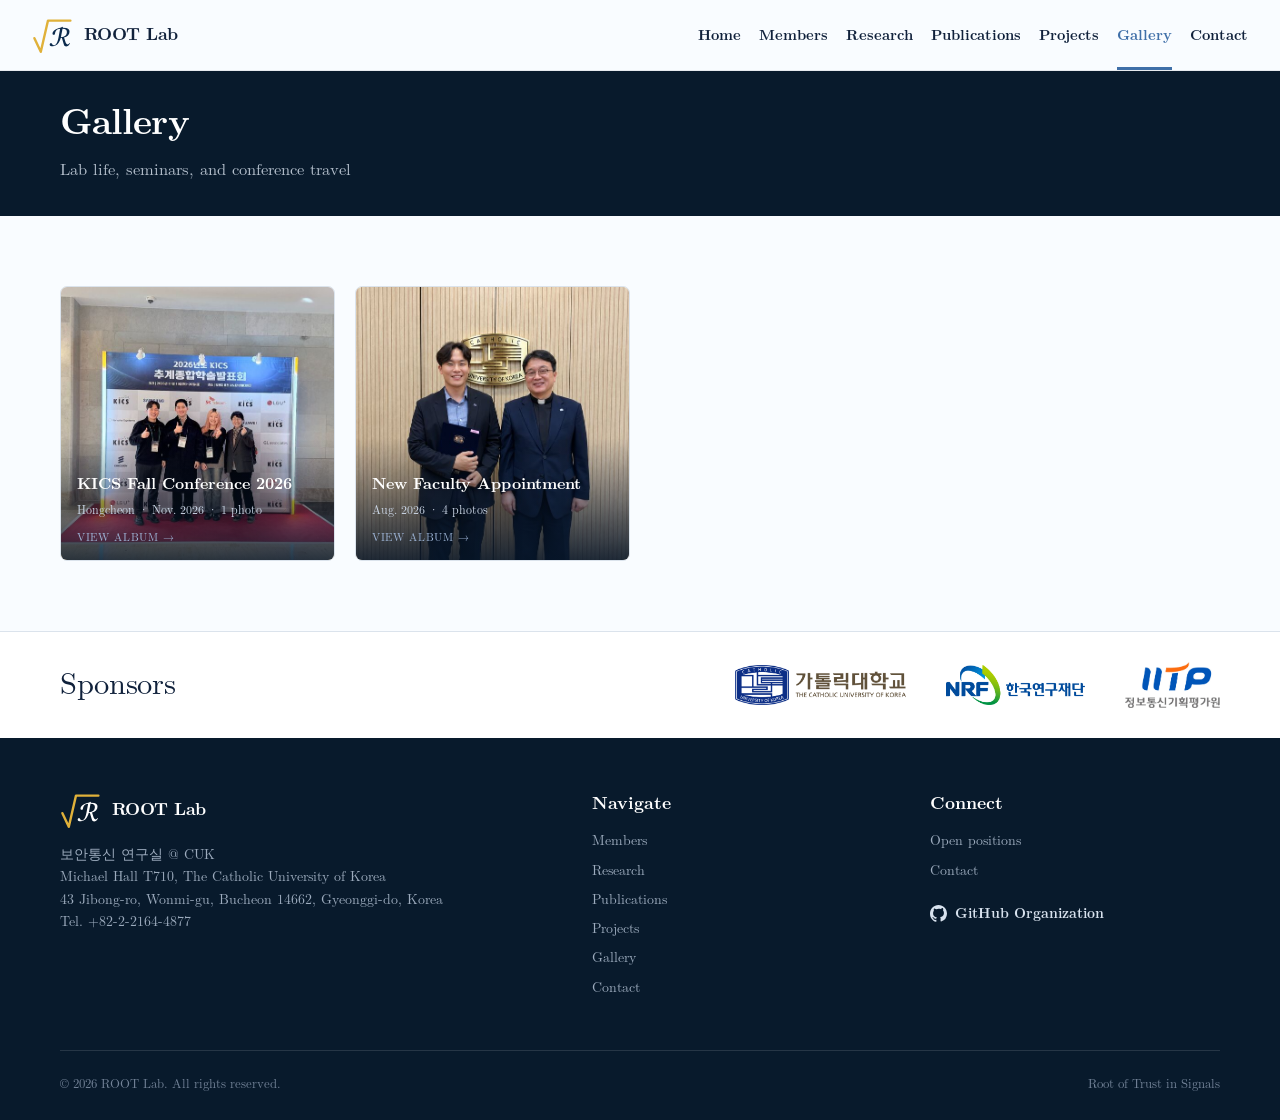
<file: gallery.html>
<!doctype html><html lang="en"><head><meta charset="utf-8"><meta name="color-scheme" content="only light"><meta name="viewport" content="width=device-width,initial-scale=1"><link rel="icon" type="image/svg+xml" href="assets/img/favicon.svg?v=12"><link rel="icon" type="image/png" sizes="32x32" href="assets/img/favicon-32.png?v=12"><link rel="icon" type="image/png" sizes="64x64" href="assets/img/favicon-64.png?v=12"><link rel="apple-touch-icon" href="assets/img/apple-touch-icon.png?v=11"><title>ROOT Lab — Gallery</title>
  <meta name="description" content="Photos from ROOT Lab.">
  <meta property="og:type" content="website">
  <meta property="og:site_name" content="ROOT Lab">
  <meta property="og:title" content="ROOT Lab — Gallery">
  <meta property="og:description" content="Photos from ROOT Lab.">
  <meta property="og:url" content="https://root-jylee.github.io/gallery.html">
  <meta property="og:image" content="https://root-jylee.github.io/assets/img/og-image.png?v=9">
  <meta property="og:image:width" content="1200">
  <meta property="og:image:height" content="630">
  <meta name="twitter:card" content="summary_large_image">
  <meta name="twitter:title" content="ROOT Lab — Gallery">
  <meta name="twitter:description" content="Photos from ROOT Lab.">
  <meta name="twitter:image" content="https://root-jylee.github.io/assets/img/og-image.png?v=9"><link rel="stylesheet" href="styles.css?v=20261025-lm45"></head><body>
<header><div class="wrap nav"><a class="brand" href="index.html"><img class="mark-img" src="assets/img/mark.svg?v=11" alt="" width="40" height="40"><span>ROOT Lab</span></a><nav class="links"><a href="index.html">Home</a><a href="members.html">Members</a><a href="research.html">Research</a><a href="publications.html">Publications</a><a href="projects.html">Projects</a><a class="active" href="gallery.html">Gallery</a><a href="contact.html">Contact</a></nav></div></header>
<main><div class="page-hero"><div class="wrap"><h1 class="page-title">Gallery</h1><p>Lab life, seminars, and conference travel</p></div></div>
<section><div class="wrap">
<!-- To add an album: add a cover card here that links to its own album page (e.g., gallery-xxx.html). -->
<div class="album-cards">
<a class="album-cover" href="gallery-kics-fall-2026.html"><img src="assets/img/gallery/kics-fall-2026-thumb.jpg" alt="KICS Fall Conference 2026 — album cover" loading="lazy" width="800" height="600"><div class="album-cover-cap"><b>KICS Fall Conference 2026</b><span>Hongcheon · Nov. 2026 · 1 photo</span><span class="album-cover-open">View album →</span></div></a>
<a class="album-cover" href="gallery-new-faculty.html"><img src="assets/img/gallery/appointment-letter-thumb.jpg?v=2" alt="New Faculty Appointment — album cover" loading="lazy" width="800" height="600"><div class="album-cover-cap"><b>New Faculty Appointment</b><span>Aug. 2026 · 4 photos</span><span class="album-cover-open">View album →</span></div></a>
</div>
</div></section></main>
<div class="sponsors"><div class="wrap"><div class="sponsors-label">Sponsors</div><div class="sponsors-logos"><a href="https://www.catholic.ac.kr" target="_blank" rel="noopener noreferrer"><img src="assets/img/sponsor-cuk.png?v=1" alt="The Catholic University of Korea" height="40"></a><a href="https://www.nrf.re.kr" target="_blank" rel="noopener noreferrer"><img src="assets/img/sponsor-nrf.png?v=1" alt="National Research Foundation of Korea" height="40"></a><a href="https://www.iitp.kr" target="_blank" rel="noopener noreferrer"><img src="assets/img/sponsor-iitp.png?v=1" alt="Institute of Information &amp; Communications Technology Planning &amp; Evaluation" height="46"></a></div></div></div>
<footer><div class="wrap"><div class="footer-grid"><div><div class="brand"><img class="mark-img" src="assets/img/mark-white.svg?v=11" alt="" width="40" height="40"><span>ROOT Lab</span></div><p>보안통신 연구실 @ CUK<br>Michael Hall T710, The Catholic University of Korea<br>43 Jibong-ro, Wonmi-gu, Bucheon 14662, Gyeonggi-do, Korea<br>Tel. +82-2-2164-4877</p></div><div><div class="footer-title">Navigate</div><a href="members.html">Members</a><a href="research.html">Research</a><a href="publications.html">Publications</a><a href="projects.html">Projects</a><a href="gallery.html">Gallery</a><a href="contact.html">Contact</a></div><div><div class="footer-title">Connect</div><a href="index.html#open-positions">Open positions</a><a href="contact.html">Contact</a><a class="github-link" href="https://github.com/root-jylee" target="_blank" rel="noopener noreferrer" aria-label="ROOT Lab GitHub organization"><svg viewBox="0 0 16 16" aria-hidden="true"><path fill="currentColor" d="M8 0C3.58 0 0 3.64 0 8.13c0 3.59 2.29 6.64 5.47 7.71.4.08.55-.18.55-.39 0-.19-.01-.82-.01-1.49-2.23.49-2.7-1.09-2.7-1.09-.36-.94-.88-1.19-.88-1.19-.72-.5.05-.49.05-.49.8.06 1.22.83 1.22.83.71 1.24 1.87.88 2.33.67.07-.52.28-.88.51-1.08-1.78-.21-3.65-.9-3.65-4.02 0-.89.31-1.62.82-2.19-.08-.21-.36-1.04.08-2.16 0 0 .67-.22 2.2.84A7.4 7.4 0 0 1 8 3.53c.68 0 1.36.09 2 .27 1.53-1.06 2.2-.84 2.2-.84.44 1.12.16 1.95.08 2.16.51.57.82 1.3.82 2.19 0 3.13-1.88 3.81-3.66 4.01.29.25.54.74.54 1.5 0 1.08-.01 1.95-.01 2.21 0 .22.14.47.55.39A8.03 8.03 0 0 0 16 8.13C16 3.64 12.42 0 8 0z"/></svg><span>GitHub Organization</span></a></div></div><div class="copyright"><span>© 2026 ROOT Lab. All rights reserved.</span><span>Root of Trust in Signals</span></div></div></footer><script>if(location.hash){document.fonts.ready.then(function(){var e=document.querySelector(location.hash);if(e){e.scrollIntoView()}})}</script>
<!-- Cloudflare Web Analytics --><script defer src='https://static.cloudflareinsights.com/beacon.min.js' data-cf-beacon='{"token": "f6014f10617f410a8987595afb95dad6"}'></script><!-- End Cloudflare Web Analytics -->
</body></html>
</file>
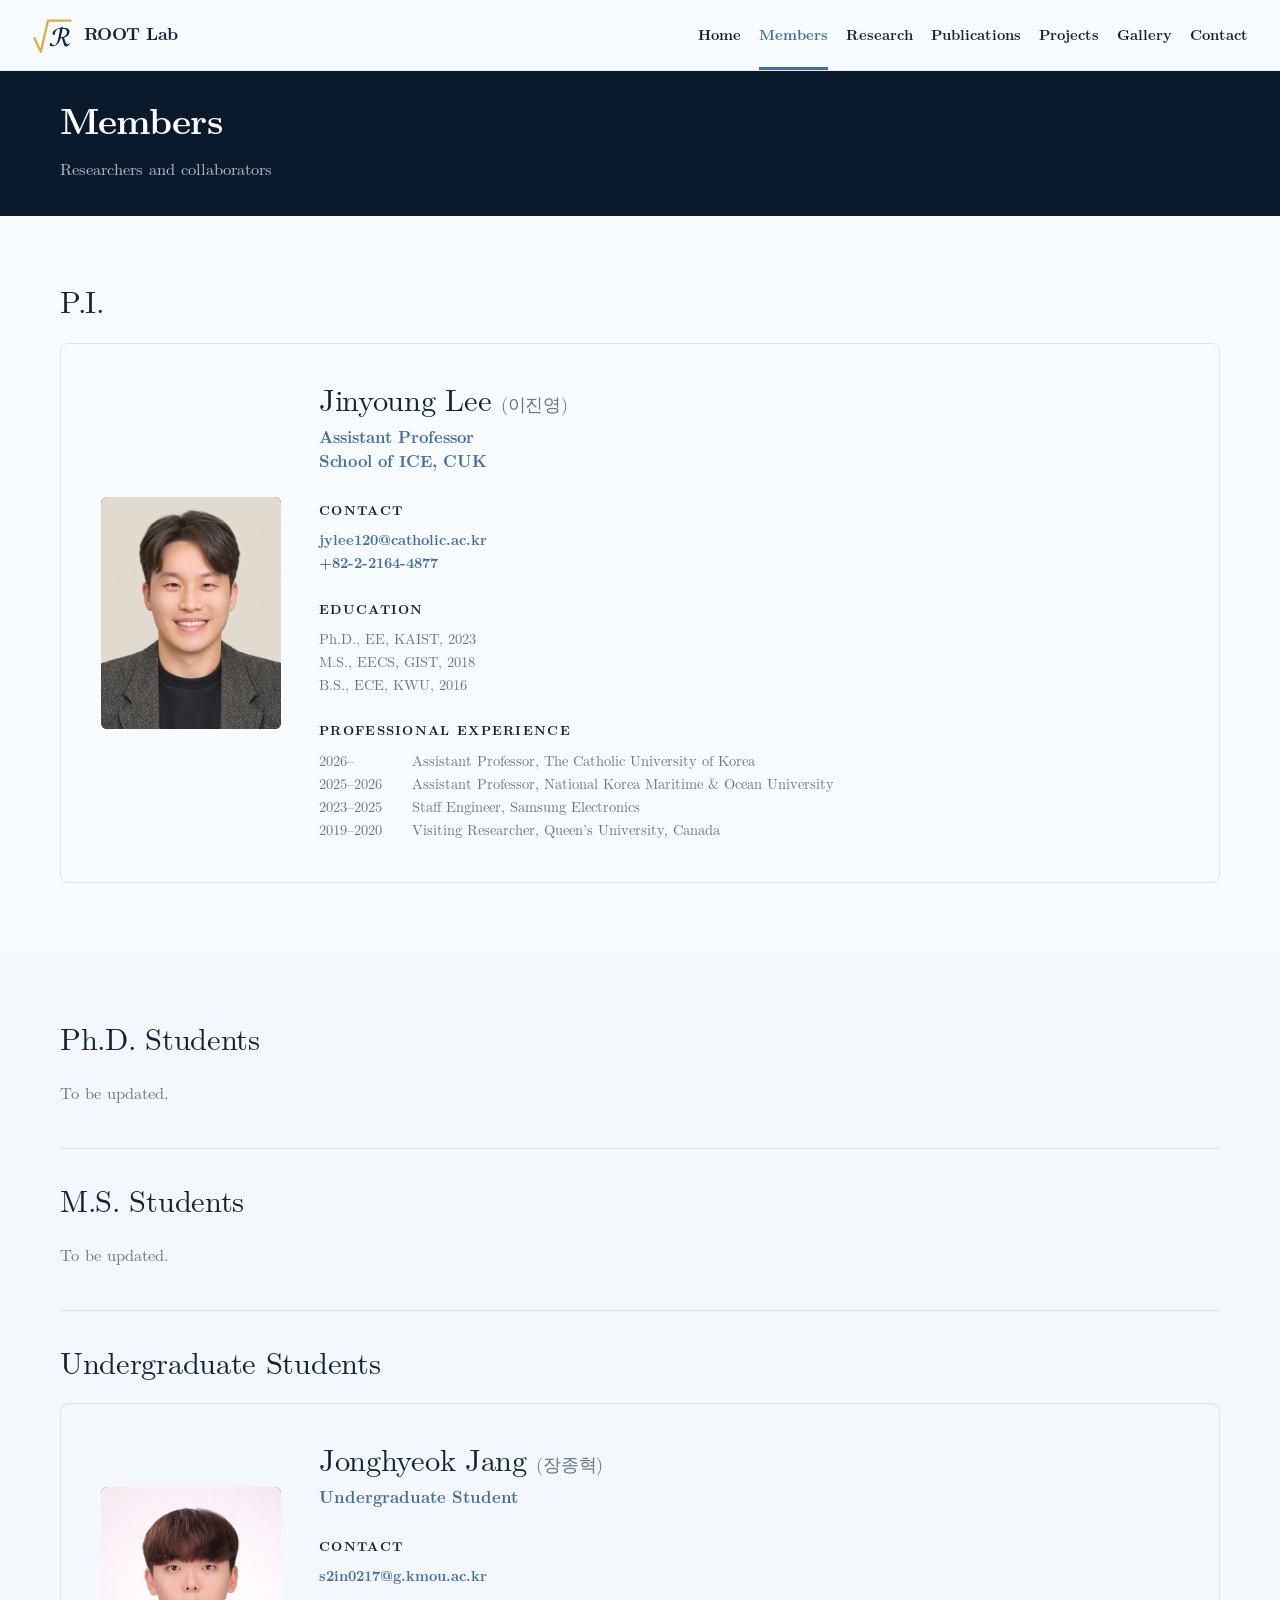
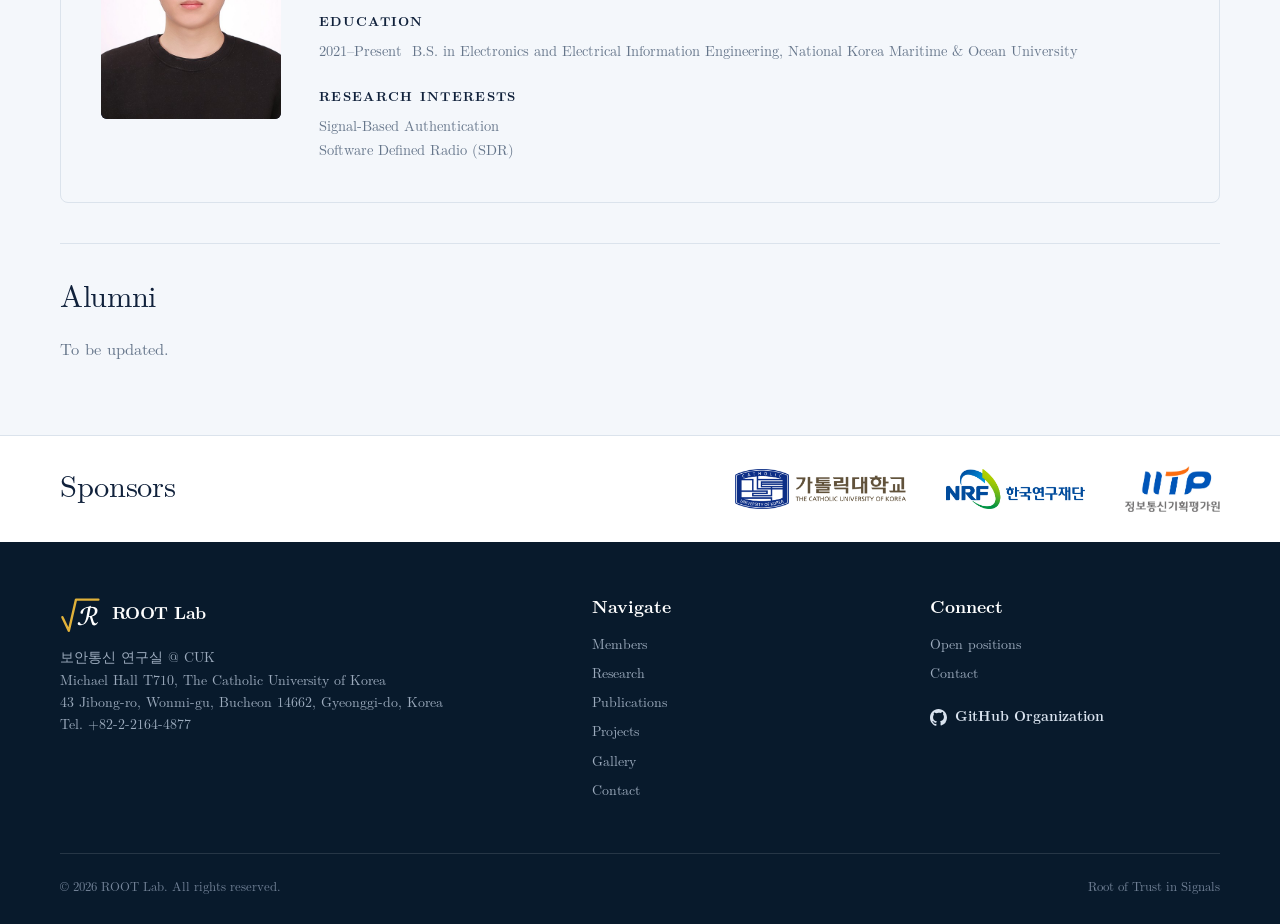
<file: members.html>
<!doctype html><html lang="en"><head><meta charset="utf-8"><meta name="color-scheme" content="only light"><meta name="viewport" content="width=device-width,initial-scale=1"><link rel="icon" type="image/svg+xml" href="assets/img/favicon.svg?v=12"><link rel="icon" type="image/png" sizes="32x32" href="assets/img/favicon-32.png?v=12"><link rel="icon" type="image/png" sizes="64x64" href="assets/img/favicon-64.png?v=12"><link rel="apple-touch-icon" href="assets/img/apple-touch-icon.png?v=11"><title>ROOT Lab — Members</title>
  <meta name="description" content="Principal investigator and members of ROOT Lab, The Catholic University of Korea.">
  <meta property="og:type" content="website">
  <meta property="og:site_name" content="ROOT Lab">
  <meta property="og:title" content="ROOT Lab — Members">
  <meta property="og:description" content="Principal investigator and members of ROOT Lab, The Catholic University of Korea.">
  <meta property="og:url" content="https://root-jylee.github.io/members.html">
  <meta property="og:image" content="https://root-jylee.github.io/assets/img/og-image.png?v=9">
  <meta property="og:image:width" content="1200">
  <meta property="og:image:height" content="630">
  <meta name="twitter:card" content="summary_large_image">
  <meta name="twitter:title" content="ROOT Lab — Members">
  <meta name="twitter:description" content="Principal investigator and members of ROOT Lab, The Catholic University of Korea.">
  <meta name="twitter:image" content="https://root-jylee.github.io/assets/img/og-image.png?v=9"><link rel="stylesheet" href="styles.css?v=20261025-lm45"></head><body>
<header><div class="wrap nav"><a class="brand" href="index.html"><img class="mark-img" src="assets/img/mark.svg?v=11" alt="" width="40" height="40"><span>ROOT Lab</span></a><nav class="links"><a href="index.html">Home</a><a class="active" href="members.html">Members</a><a href="research.html">Research</a><a href="publications.html">Publications</a><a href="projects.html">Projects</a><a href="gallery.html">Gallery</a><a href="contact.html">Contact</a></nav></div></header>
<main><div class="page-hero"><div class="wrap"><h1 class="page-title">Members</h1><p>Researchers and collaborators</p></div></div>
<section><div class="wrap"><div class="member-section" id="pi"><h2 class="section-title">P.I.</h2><article class="pi-card"><div class="portrait"><img src="assets/img/JinyoungLee.jpg?v=2" width="291" height="375" alt="Jinyoung Lee"></div><div><h2>Jinyoung Lee <small style="font:500 18px var(--sans);color:var(--muted)">(이진영)</small></h2><p class="pi-role">Assistant Professor<br>School of ICE, CUK</p><div class="pi-meta pi-contact"><div><h3>Contact</h3><p><a href="mailto:jylee120@catholic.ac.kr">jylee120@catholic.ac.kr</a><br><a href="tel:+82221644877">+82-2-2164-4877</a></p></div></div><div class="pi-meta"><div><h3>Education</h3><p>Ph.D., EE, KAIST, 2023<br>M.S., EECS, GIST, 2018<br>B.S., ECE, KWU, 2016</p></div><div><h3>Professional experience</h3><ul class="cv-list"><li><span>2026–</span><span>Assistant Professor, The Catholic University of Korea</span></li><li><span>2025–2026</span><span>Assistant Professor, National Korea Maritime &amp; Ocean University</span></li><li><span>2023–2025</span><span>Staff Engineer, Samsung Electronics</span></li><li><span>2019–2020</span><span>Visiting Researcher, Queen&rsquo;s University, Canada</span></li></ul></div></div></div></article></div></div></section>
<section class="paper"><div class="wrap member-sections"><div class="member-section" id="phd"><h2 class="section-title">Ph.D. Students</h2><p class="member-empty">To be updated.</p></div><div class="member-section" id="ms"><h2 class="section-title">M.S. Students</h2><p class="member-empty">To be updated.</p></div><div class="member-section" id="undergraduate"><h2 class="section-title">Undergraduate Students</h2><article class="pi-card"><div class="portrait"><img src="assets/img/jonghyeok.jpg" width="496" height="638" alt="Jonghyeok Jang" loading="lazy"></div><div><h2>Jonghyeok Jang <small style="font:500 18px var(--sans);color:var(--muted)">(장종혁)</small></h2><p class="pi-role">Undergraduate Student</p><div class="pi-meta pi-contact"><div><h3>Contact</h3><p><a href="mailto:s2in0217@g.kmou.ac.kr">s2in0217@g.kmou.ac.kr</a></p></div></div><div class="pi-meta"><div><h3>Education</h3><ul class="cv-list"><li><span>2021–Present</span><span>B.S. in Electronics and Electrical Information Engineering, National Korea Maritime &amp; Ocean University</span></li></ul></div><div><h3>Research interests</h3><p>Signal-Based Authentication<br>Software Defined Radio (SDR)</p></div></div></div></article></div><div class="member-section" id="alumni"><h2 class="section-title">Alumni</h2><p class="member-empty">To be updated.</p></div></div></section></main>
<div class="sponsors"><div class="wrap"><div class="sponsors-label">Sponsors</div><div class="sponsors-logos"><a href="https://www.catholic.ac.kr" target="_blank" rel="noopener noreferrer"><img src="assets/img/sponsor-cuk.png?v=1" alt="The Catholic University of Korea" height="40"></a><a href="https://www.nrf.re.kr" target="_blank" rel="noopener noreferrer"><img src="assets/img/sponsor-nrf.png?v=1" alt="National Research Foundation of Korea" height="40"></a><a href="https://www.iitp.kr" target="_blank" rel="noopener noreferrer"><img src="assets/img/sponsor-iitp.png?v=1" alt="Institute of Information &amp; Communications Technology Planning &amp; Evaluation" height="46"></a></div></div></div>
<footer><div class="wrap"><div class="footer-grid"><div><div class="brand"><img class="mark-img" src="assets/img/mark-white.svg?v=11" alt="" width="40" height="40"><span>ROOT Lab</span></div><p>보안통신 연구실 @ CUK<br>Michael Hall T710, The Catholic University of Korea<br>43 Jibong-ro, Wonmi-gu, Bucheon 14662, Gyeonggi-do, Korea<br>Tel. +82-2-2164-4877</p></div><div><div class="footer-title">Navigate</div><a href="members.html">Members</a><a href="research.html">Research</a><a href="publications.html">Publications</a><a href="projects.html">Projects</a><a href="gallery.html">Gallery</a><a href="contact.html">Contact</a></div><div><div class="footer-title">Connect</div><a href="index.html#open-positions">Open positions</a><a href="contact.html">Contact</a><a class="github-link" href="https://github.com/root-jylee" target="_blank" rel="noopener noreferrer" aria-label="ROOT Lab GitHub organization"><svg viewBox="0 0 16 16" aria-hidden="true"><path fill="currentColor" d="M8 0C3.58 0 0 3.64 0 8.13c0 3.59 2.29 6.64 5.47 7.71.4.08.55-.18.55-.39 0-.19-.01-.82-.01-1.49-2.23.49-2.7-1.09-2.7-1.09-.36-.94-.88-1.19-.88-1.19-.72-.5.05-.49.05-.49.8.06 1.22.83 1.22.83.71 1.24 1.87.88 2.33.67.07-.52.28-.88.51-1.08-1.78-.21-3.65-.9-3.65-4.02 0-.89.31-1.62.82-2.19-.08-.21-.36-1.04.08-2.16 0 0 .67-.22 2.2.84A7.4 7.4 0 0 1 8 3.53c.68 0 1.36.09 2 .27 1.53-1.06 2.2-.84 2.2-.84.44 1.12.16 1.95.08 2.16.51.57.82 1.3.82 2.19 0 3.13-1.88 3.81-3.66 4.01.29.25.54.74.54 1.5 0 1.08-.01 1.95-.01 2.21 0 .22.14.47.55.39A8.03 8.03 0 0 0 16 8.13C16 3.64 12.42 0 8 0z"/></svg><span>GitHub Organization</span></a></div></div><div class="copyright"><span>© 2026 ROOT Lab. All rights reserved.</span><span>Root of Trust in Signals</span></div></div></footer><script>if(location.hash){document.fonts.ready.then(function(){var e=document.querySelector(location.hash);if(e){e.scrollIntoView()}})}</script>
<!-- Cloudflare Web Analytics --><script defer src='https://static.cloudflareinsights.com/beacon.min.js' data-cf-beacon='{"token": "f6014f10617f410a8987595afb95dad6"}'></script><!-- End Cloudflare Web Analytics -->
</body></html>
</file>
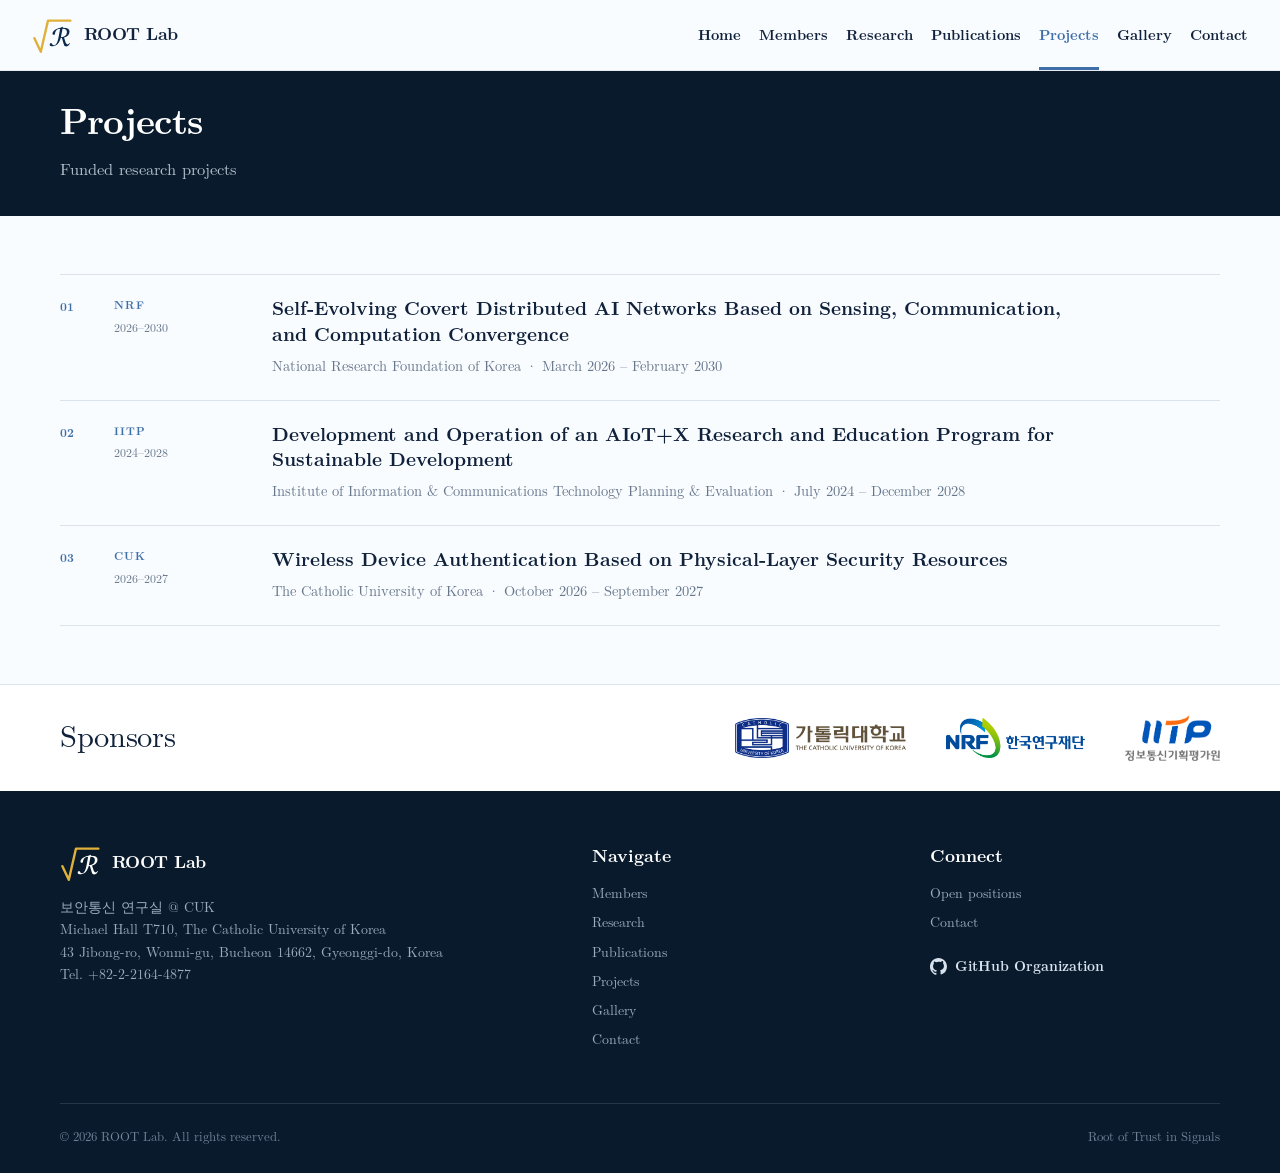
<file: projects.html>
<!doctype html><html lang="en"><head><meta charset="utf-8"><meta name="color-scheme" content="only light"><meta name="viewport" content="width=device-width,initial-scale=1"><link rel="icon" type="image/svg+xml" href="assets/img/favicon.svg?v=12"><link rel="icon" type="image/png" sizes="32x32" href="assets/img/favicon-32.png?v=12"><link rel="icon" type="image/png" sizes="64x64" href="assets/img/favicon-64.png?v=12"><link rel="apple-touch-icon" href="assets/img/apple-touch-icon.png?v=11"><title>ROOT Lab — Projects</title>
  <meta name="description" content="Funded research projects of ROOT Lab.">
  <meta property="og:type" content="website">
  <meta property="og:site_name" content="ROOT Lab">
  <meta property="og:title" content="ROOT Lab — Projects">
  <meta property="og:description" content="Funded research projects of ROOT Lab.">
  <meta property="og:url" content="https://root-jylee.github.io/projects.html">
  <meta property="og:image" content="https://root-jylee.github.io/assets/img/og-image.png?v=9">
  <meta property="og:image:width" content="1200">
  <meta property="og:image:height" content="630">
  <meta name="twitter:card" content="summary_large_image">
  <meta name="twitter:title" content="ROOT Lab — Projects">
  <meta name="twitter:description" content="Funded research projects of ROOT Lab.">
  <meta name="twitter:image" content="https://root-jylee.github.io/assets/img/og-image.png?v=9"><link rel="stylesheet" href="styles.css?v=20261025-lm45"></head><body>
<header><div class="wrap nav"><a class="brand" href="index.html"><img class="mark-img" src="assets/img/mark.svg?v=11" alt="" width="40" height="40"><span>ROOT Lab</span></a><nav class="links"><a href="index.html">Home</a><a href="members.html">Members</a><a href="research.html">Research</a><a href="publications.html">Publications</a><a class="active" href="projects.html">Projects</a><a href="gallery.html">Gallery</a><a href="contact.html">Contact</a></nav></div></header>
<main><div class="page-hero"><div class="wrap"><h1 class="page-title">Projects</h1><p>Funded research projects</p></div></div>
<section class="project-section"><div class="wrap"><ol class="project-list"><li class="project-item"><div class="project-date"><b>NRF</b><span>2026–2030</span></div><div class="project-copy"><h2>Self-Evolving Covert Distributed AI Networks Based on Sensing, Communication, and Computation Convergence</h2><p>National Research Foundation of Korea · March 2026 – February 2030</p></div><li class="project-item"><div class="project-date"><b>IITP</b><span>2024–2028</span></div><div class="project-copy"><h2>Development and Operation of an AIoT+X Research and Education Program for Sustainable Development</h2><p>Institute of Information &amp; Communications Technology Planning &amp; Evaluation · July 2024 – December 2028</p></div></li><li class="project-item"><div class="project-date"><b>CUK</b><span>2026–2027</span></div><div class="project-copy"><h2>Wireless Device Authentication Based on Physical-Layer Security Resources</h2><p>The Catholic University of Korea · October 2026 – September 2027</p></div></li></li></ol></div></section></main>
<div class="sponsors"><div class="wrap"><div class="sponsors-label">Sponsors</div><div class="sponsors-logos"><a href="https://www.catholic.ac.kr" target="_blank" rel="noopener noreferrer"><img src="assets/img/sponsor-cuk.png?v=1" alt="The Catholic University of Korea" height="40"></a><a href="https://www.nrf.re.kr" target="_blank" rel="noopener noreferrer"><img src="assets/img/sponsor-nrf.png?v=1" alt="National Research Foundation of Korea" height="40"></a><a href="https://www.iitp.kr" target="_blank" rel="noopener noreferrer"><img src="assets/img/sponsor-iitp.png?v=1" alt="Institute of Information &amp; Communications Technology Planning &amp; Evaluation" height="46"></a></div></div></div>
<footer><div class="wrap"><div class="footer-grid"><div><div class="brand"><img class="mark-img" src="assets/img/mark-white.svg?v=11" alt="" width="40" height="40"><span>ROOT Lab</span></div><p>보안통신 연구실 @ CUK<br>Michael Hall T710, The Catholic University of Korea<br>43 Jibong-ro, Wonmi-gu, Bucheon 14662, Gyeonggi-do, Korea<br>Tel. +82-2-2164-4877</p></div><div><div class="footer-title">Navigate</div><a href="members.html">Members</a><a href="research.html">Research</a><a href="publications.html">Publications</a><a href="projects.html">Projects</a><a href="gallery.html">Gallery</a><a href="contact.html">Contact</a></div><div><div class="footer-title">Connect</div><a href="index.html#open-positions">Open positions</a><a href="contact.html">Contact</a><a class="github-link" href="https://github.com/root-jylee" target="_blank" rel="noopener noreferrer" aria-label="ROOT Lab GitHub organization"><svg viewBox="0 0 16 16" aria-hidden="true"><path fill="currentColor" d="M8 0C3.58 0 0 3.64 0 8.13c0 3.59 2.29 6.64 5.47 7.71.4.08.55-.18.55-.39 0-.19-.01-.82-.01-1.49-2.23.49-2.7-1.09-2.7-1.09-.36-.94-.88-1.19-.88-1.19-.72-.5.05-.49.05-.49.8.06 1.22.83 1.22.83.71 1.24 1.87.88 2.33.67.07-.52.28-.88.51-1.08-1.78-.21-3.65-.9-3.65-4.02 0-.89.31-1.62.82-2.19-.08-.21-.36-1.04.08-2.16 0 0 .67-.22 2.2.84A7.4 7.4 0 0 1 8 3.53c.68 0 1.36.09 2 .27 1.53-1.06 2.2-.84 2.2-.84.44 1.12.16 1.95.08 2.16.51.57.82 1.3.82 2.19 0 3.13-1.88 3.81-3.66 4.01.29.25.54.74.54 1.5 0 1.08-.01 1.95-.01 2.21 0 .22.14.47.55.39A8.03 8.03 0 0 0 16 8.13C16 3.64 12.42 0 8 0z"/></svg><span>GitHub Organization</span></a></div></div><div class="copyright"><span>© 2026 ROOT Lab. All rights reserved.</span><span>Root of Trust in Signals</span></div></div></footer><script>if(location.hash){document.fonts.ready.then(function(){var e=document.querySelector(location.hash);if(e){e.scrollIntoView()}})}</script>
<!-- Cloudflare Web Analytics --><script defer src='https://static.cloudflareinsights.com/beacon.min.js' data-cf-beacon='{"token": "f6014f10617f410a8987595afb95dad6"}'></script><!-- End Cloudflare Web Analytics -->
</body></html>
</file>
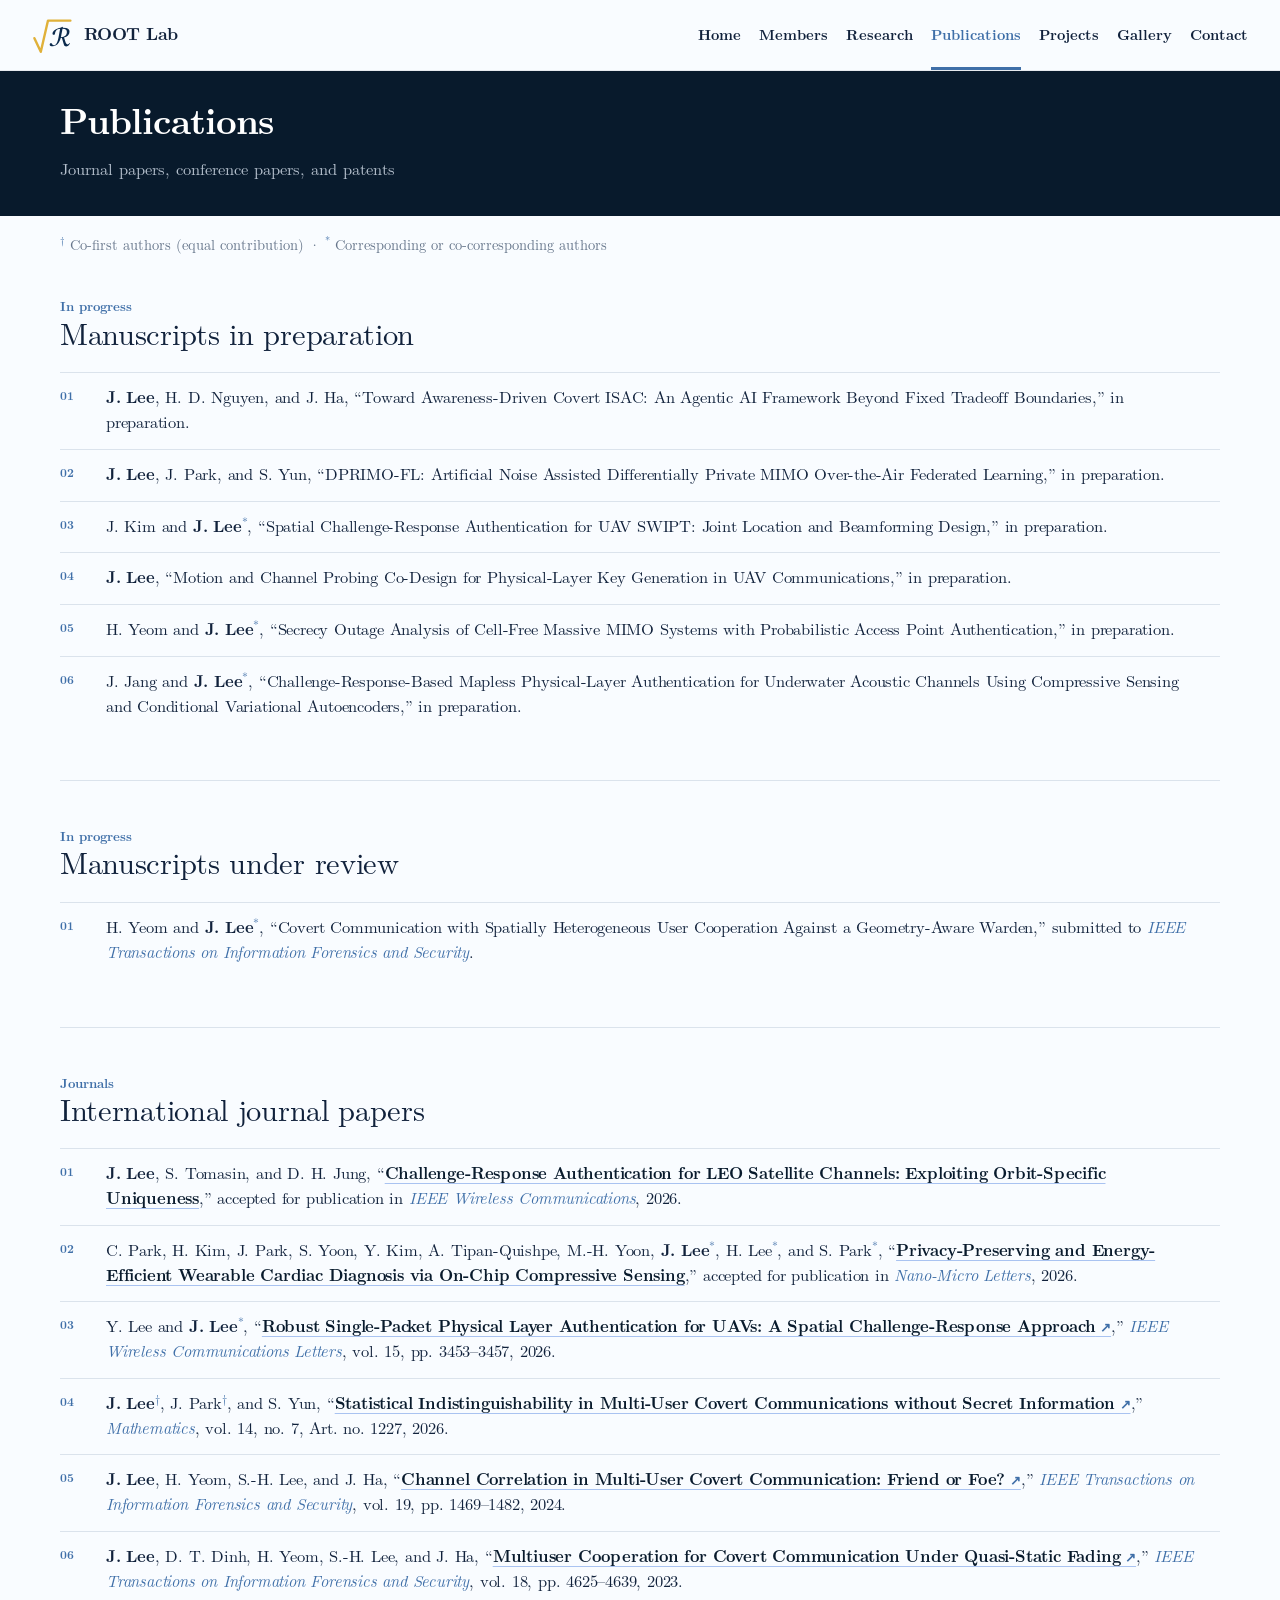
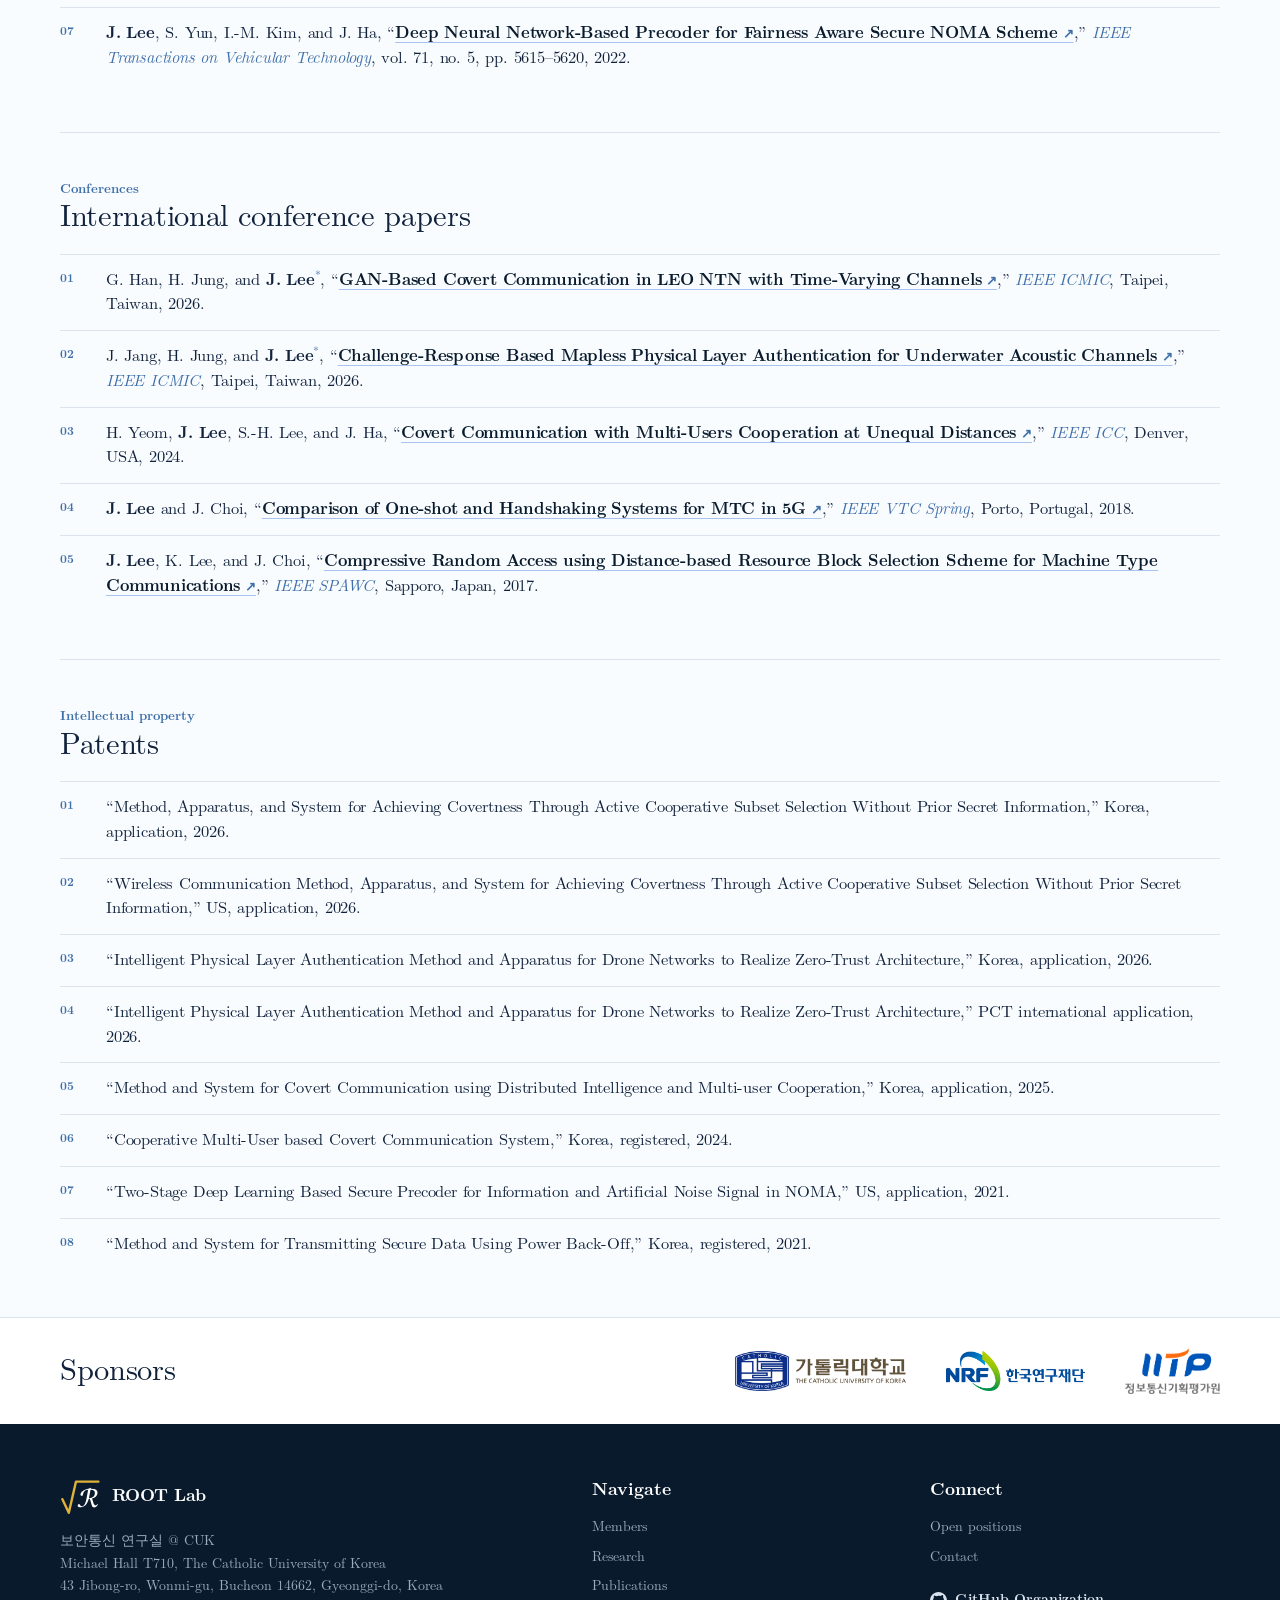
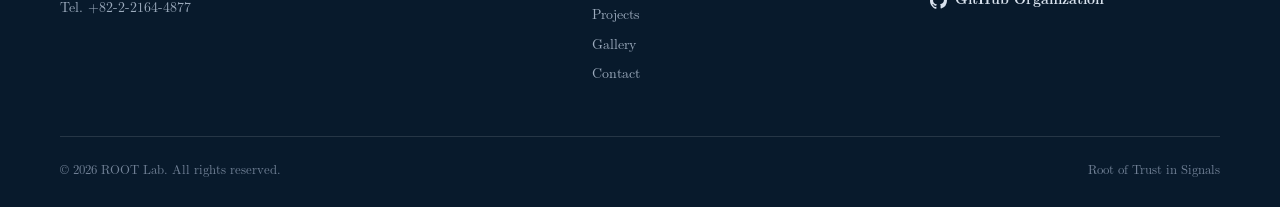
<file: publications.html>
<!doctype html><html lang="en"><head><meta charset="utf-8"><meta name="color-scheme" content="only light"><meta name="viewport" content="width=device-width,initial-scale=1"><link rel="icon" type="image/svg+xml" href="assets/img/favicon.svg?v=12"><link rel="icon" type="image/png" sizes="32x32" href="assets/img/favicon-32.png?v=12"><link rel="icon" type="image/png" sizes="64x64" href="assets/img/favicon-64.png?v=12"><link rel="apple-touch-icon" href="assets/img/apple-touch-icon.png?v=11"><title>ROOT Lab — Publications</title>
  <meta name="description" content="Journal and conference publications of ROOT Lab.">
  <meta property="og:type" content="website">
  <meta property="og:site_name" content="ROOT Lab">
  <meta property="og:title" content="ROOT Lab — Publications">
  <meta property="og:description" content="Journal and conference publications of ROOT Lab.">
  <meta property="og:url" content="https://root-jylee.github.io/publications.html">
  <meta property="og:image" content="https://root-jylee.github.io/assets/img/og-image.png?v=9">
  <meta property="og:image:width" content="1200">
  <meta property="og:image:height" content="630">
  <meta name="twitter:card" content="summary_large_image">
  <meta name="twitter:title" content="ROOT Lab — Publications">
  <meta name="twitter:description" content="Journal and conference publications of ROOT Lab.">
  <meta name="twitter:image" content="https://root-jylee.github.io/assets/img/og-image.png?v=9"><link rel="stylesheet" href="styles.css?v=20261025-lm45"></head><body>
<header><div class="wrap nav"><a class="brand" href="index.html"><img class="mark-img" src="assets/img/mark.svg?v=11" alt="" width="40" height="40"><span>ROOT Lab</span></a><nav class="links"><a href="index.html">Home</a><a href="members.html">Members</a><a href="research.html">Research</a><a class="active" href="publications.html">Publications</a><a href="projects.html">Projects</a><a href="gallery.html">Gallery</a><a href="contact.html">Contact</a></nav></div></header>
<main><div class="page-hero"><div class="wrap"><h1 class="page-title">Publications</h1><p>Journal papers, conference papers, and patents</p></div></div><div class="wrap"><p class="pub-legend"><sup>†</sup> Co-first authors (equal contribution) · <sup>*</sup> Corresponding or co-corresponding authors</p>
<section class="pub-section"><div class="kicker">In progress</div><h2>Manuscripts in preparation</h2><ol class="pub-list"><li><strong>J. Lee</strong>, H. D. Nguyen, and J. Ha, “Toward Awareness-Driven Covert ISAC: An Agentic AI Framework Beyond Fixed Tradeoff Boundaries,” in preparation.</li><li><strong>J. Lee</strong>, J. Park, and S. Yun, “DPRIMO-FL: Artificial Noise Assisted Differentially Private MIMO Over-the-Air Federated Learning,” in preparation.</li><li>J. Kim and <strong>J. Lee</strong><sup>*</sup>, “Spatial Challenge-Response Authentication for UAV SWIPT: Joint Location and Beamforming Design,” in preparation.</li><li><strong>J. Lee</strong>, “Motion and Channel Probing Co-Design for Physical-Layer Key Generation in UAV Communications,” in preparation.</li><li>H. Yeom and <strong>J. Lee</strong><sup>*</sup>, “Secrecy Outage Analysis of Cell-Free Massive MIMO Systems with Probabilistic Access Point Authentication,” in preparation.</li><li>J. Jang and <strong>J. Lee</strong><sup>*</sup>, “Challenge-Response-Based Mapless Physical-Layer Authentication for Underwater Acoustic Channels Using Compressive Sensing and Conditional Variational Autoencoders,” in preparation.</li></ol></section>
<section class="pub-section"><div class="kicker">In progress</div><h2>Manuscripts under review</h2><ol class="pub-list"><li>H. Yeom and <strong>J. Lee</strong><sup>*</sup>, “Covert Communication with Spatially Heterogeneous User Cooperation Against a Geometry-Aware Warden,” submitted to <em>IEEE Transactions on Information Forensics and Security</em>.</li></ol></section>
<section class="pub-section"><div class="kicker">Journals</div><h2>International journal papers</h2><ol class="pub-list"><li><strong>J. Lee</strong>, S. Tomasin, and D. H. Jung, “<span class="paper-title">Challenge-Response Authentication for LEO Satellite Channels: Exploiting Orbit-Specific Uniqueness</span>,” accepted for publication in <em>IEEE Wireless Communications</em>, 2026.</li><li>C. Park, H. Kim, J. Park, S. Yoon, Y. Kim, A. Tipan-Quishpe, M.-H. Yoon, <strong>J. Lee</strong><sup>*</sup>, H. Lee<sup>*</sup>, and S. Park<sup>*</sup>, “<span class="paper-title">Privacy-Preserving and Energy-Efficient Wearable Cardiac Diagnosis via On-Chip Compressive Sensing</span>,” accepted for publication in <em>Nano-Micro Letters</em>, 2026.</li><li>Y. Lee and <strong>J. Lee</strong><sup>*</sup>, “<a class="paper-link" href="https://doi.org/10.1109/LWC.2026.3700173" target="_blank" rel="noopener noreferrer">Robust Single-Packet Physical Layer Authentication for UAVs: A Spatial Challenge-Response Approach</a>,” <em>IEEE Wireless Communications Letters</em>, vol. 15, pp. 3453–3457, 2026.</li><li><strong>J. Lee</strong><sup>†</sup>, J. Park<sup>†</sup>, and S. Yun, “<a class="paper-link" href="https://doi.org/10.3390/math14071227" target="_blank" rel="noopener noreferrer">Statistical Indistinguishability in Multi-User Covert Communications without Secret Information</a>,” <em>Mathematics</em>, vol. 14, no. 7, Art. no. 1227, 2026.</li><li><strong>J. Lee</strong>, H. Yeom, S.-H. Lee, and J. Ha, “<a class="paper-link" href="https://doi.org/10.1109/TIFS.2023.3338421" target="_blank" rel="noopener noreferrer">Channel Correlation in Multi-User Covert Communication: Friend or Foe?</a>,” <em>IEEE Transactions on Information Forensics and Security</em>, vol. 19, pp. 1469–1482, 2024.</li><li><strong>J. Lee</strong>, D. T. Dinh, H. Yeom, S.-H. Lee, and J. Ha, “<a class="paper-link" href="https://doi.org/10.1109/TIFS.2023.3297320" target="_blank" rel="noopener noreferrer">Multiuser Cooperation for Covert Communication Under Quasi-Static Fading</a>,” <em>IEEE Transactions on Information Forensics and Security</em>, vol. 18, pp. 4625–4639, 2023.</li><li><strong>J. Lee</strong>, S. Yun, I.-M. Kim, and J. Ha, “<a class="paper-link" href="https://doi.org/10.1109/TVT.2022.3153926" target="_blank" rel="noopener noreferrer">Deep Neural Network-Based Precoder for Fairness Aware Secure NOMA Scheme</a>,” <em>IEEE Transactions on Vehicular Technology</em>, vol. 71, no. 5, pp. 5615–5620, 2022.</li></ol></section>
<section class="pub-section" id="conference-papers"><div class="kicker">Conferences</div><h2>International conference papers</h2><ol class="pub-list"><li>G. Han, H. Jung, and <strong>J. Lee</strong><sup>*</sup>, “<a class="paper-link" href="assets/docs/ICMIC2026-gan-covert-leo-ntn.pdf" target="_blank" rel="noopener noreferrer">GAN-Based Covert Communication in LEO NTN with Time-Varying Channels</a>,” <em>IEEE ICMIC</em>, Taipei, Taiwan, 2026.</li><li>J. Jang, H. Jung, and <strong>J. Lee</strong><sup>*</sup>, “<a class="paper-link" href="assets/docs/ICMIC2026-uwa-pla.pdf" target="_blank" rel="noopener noreferrer">Challenge-Response Based Mapless Physical Layer Authentication for Underwater Acoustic Channels</a>,” <em>IEEE ICMIC</em>, Taipei, Taiwan, 2026.</li><li>H. Yeom, <strong>J. Lee</strong>, S.-H. Lee, and J. Ha, “<a class="paper-link" href="https://doi.org/10.1109/ICC51166.2024.10622233" target="_blank" rel="noopener noreferrer">Covert Communication with Multi-Users Cooperation at Unequal Distances</a>,” <em>IEEE ICC</em>, Denver, USA, 2024.</li><li><strong>J. Lee</strong> and J. Choi, “<a class="paper-link" href="https://doi.org/10.1109/VTCSPRING.2018.8417629" target="_blank" rel="noopener noreferrer">Comparison of One-shot and Handshaking Systems for MTC in 5G</a>,” <em>IEEE VTC Spring</em>, Porto, Portugal, 2018.</li><li><strong>J. Lee</strong>, K. Lee, and J. Choi, “<a class="paper-link" href="https://doi.org/10.1109/SPAWC.2017.8227705" target="_blank" rel="noopener noreferrer">Compressive Random Access using Distance-based Resource Block Selection Scheme for Machine Type Communications</a>,” <em>IEEE SPAWC</em>, Sapporo, Japan, 2017.</li></ol></section>
<section class="pub-section"><div class="kicker">Intellectual property</div><h2>Patents</h2><ol class="pub-list"><li>“Method, Apparatus, and System for Achieving Covertness Through Active Cooperative Subset Selection Without Prior Secret Information,” Korea, application, 2026.</li><li>“Wireless Communication Method, Apparatus, and System for Achieving Covertness Through Active Cooperative Subset Selection Without Prior Secret Information,” US, application, 2026.</li><li>“Intelligent Physical Layer Authentication Method and Apparatus for Drone Networks to Realize Zero-Trust Architecture,” Korea, application, 2026.</li><li>“Intelligent Physical Layer Authentication Method and Apparatus for Drone Networks to Realize Zero-Trust Architecture,” PCT international application, 2026.</li><li>“Method and System for Covert Communication using Distributed Intelligence and Multi-user Cooperation,” Korea, application, 2025.</li><li>“Cooperative Multi-User based Covert Communication System,” Korea, registered, 2024.</li><li>“Two-Stage Deep Learning Based Secure Precoder for Information and Artificial Noise Signal in NOMA,” US, application, 2021.</li><li>“Method and System for Transmitting Secure Data Using Power Back-Off,” Korea, registered, 2021.</li></ol></section></div></main>
<div class="sponsors"><div class="wrap"><div class="sponsors-label">Sponsors</div><div class="sponsors-logos"><a href="https://www.catholic.ac.kr" target="_blank" rel="noopener noreferrer"><img src="assets/img/sponsor-cuk.png?v=1" alt="The Catholic University of Korea" height="40"></a><a href="https://www.nrf.re.kr" target="_blank" rel="noopener noreferrer"><img src="assets/img/sponsor-nrf.png?v=1" alt="National Research Foundation of Korea" height="40"></a><a href="https://www.iitp.kr" target="_blank" rel="noopener noreferrer"><img src="assets/img/sponsor-iitp.png?v=1" alt="Institute of Information &amp; Communications Technology Planning &amp; Evaluation" height="46"></a></div></div></div>
<footer><div class="wrap"><div class="footer-grid"><div><div class="brand"><img class="mark-img" src="assets/img/mark-white.svg?v=11" alt="" width="40" height="40"><span>ROOT Lab</span></div><p>보안통신 연구실 @ CUK<br>Michael Hall T710, The Catholic University of Korea<br>43 Jibong-ro, Wonmi-gu, Bucheon 14662, Gyeonggi-do, Korea<br>Tel. +82-2-2164-4877</p></div><div><div class="footer-title">Navigate</div><a href="members.html">Members</a><a href="research.html">Research</a><a href="publications.html">Publications</a><a href="projects.html">Projects</a><a href="gallery.html">Gallery</a><a href="contact.html">Contact</a></div><div><div class="footer-title">Connect</div><a href="index.html#open-positions">Open positions</a><a href="contact.html">Contact</a><a class="github-link" href="https://github.com/root-jylee" target="_blank" rel="noopener noreferrer" aria-label="ROOT Lab GitHub organization"><svg viewBox="0 0 16 16" aria-hidden="true"><path fill="currentColor" d="M8 0C3.58 0 0 3.64 0 8.13c0 3.59 2.29 6.64 5.47 7.71.4.08.55-.18.55-.39 0-.19-.01-.82-.01-1.49-2.23.49-2.7-1.09-2.7-1.09-.36-.94-.88-1.19-.88-1.19-.72-.5.05-.49.05-.49.8.06 1.22.83 1.22.83.71 1.24 1.87.88 2.33.67.07-.52.28-.88.51-1.08-1.78-.21-3.65-.9-3.65-4.02 0-.89.31-1.62.82-2.19-.08-.21-.36-1.04.08-2.16 0 0 .67-.22 2.2.84A7.4 7.4 0 0 1 8 3.53c.68 0 1.36.09 2 .27 1.53-1.06 2.2-.84 2.2-.84.44 1.12.16 1.95.08 2.16.51.57.82 1.3.82 2.19 0 3.13-1.88 3.81-3.66 4.01.29.25.54.74.54 1.5 0 1.08-.01 1.95-.01 2.21 0 .22.14.47.55.39A8.03 8.03 0 0 0 16 8.13C16 3.64 12.42 0 8 0z"/></svg><span>GitHub Organization</span></a></div></div><div class="copyright"><span>© 2026 ROOT Lab. All rights reserved.</span><span>Root of Trust in Signals</span></div></div></footer><script>if(location.hash){document.fonts.ready.then(function(){var e=document.querySelector(location.hash);if(e){e.scrollIntoView()}})}</script>
<!-- Cloudflare Web Analytics --><script defer src='https://static.cloudflareinsights.com/beacon.min.js' data-cf-beacon='{"token": "f6014f10617f410a8987595afb95dad6"}'></script><!-- End Cloudflare Web Analytics -->
</body></html>
</file>
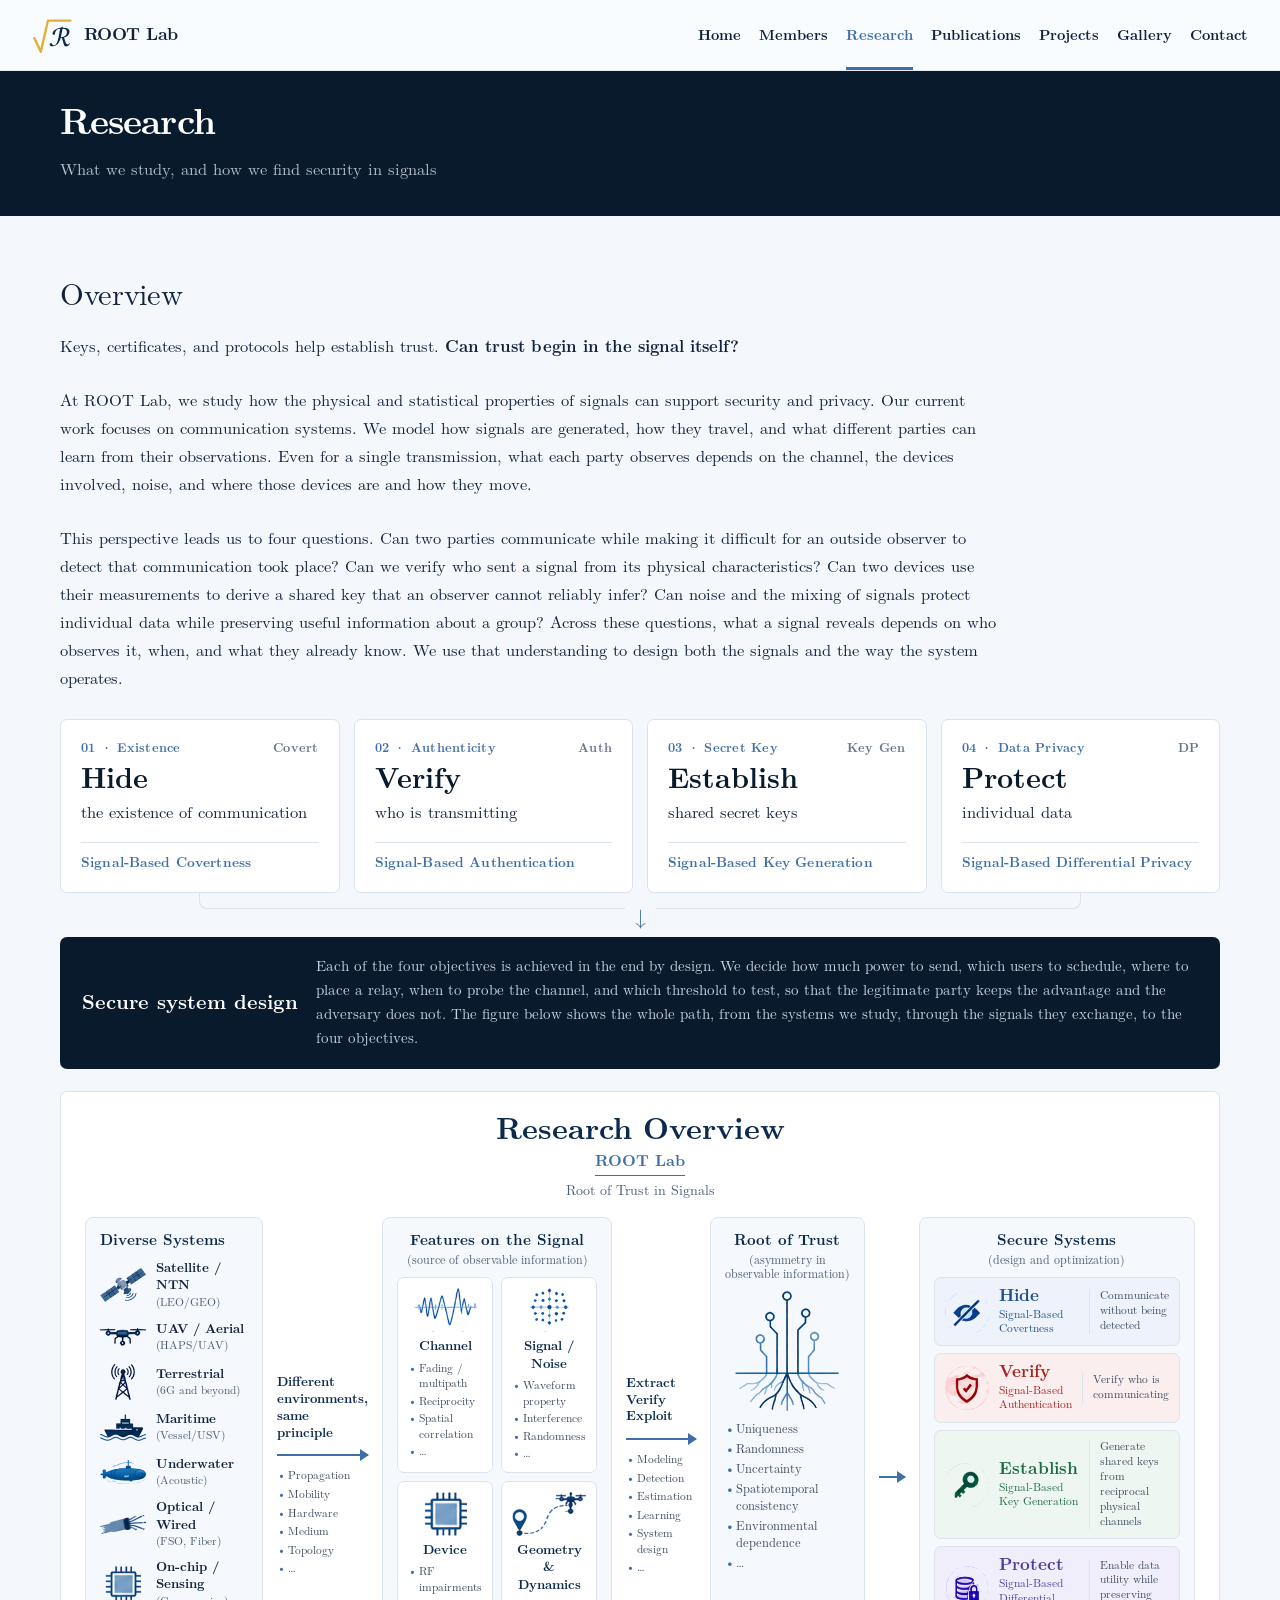
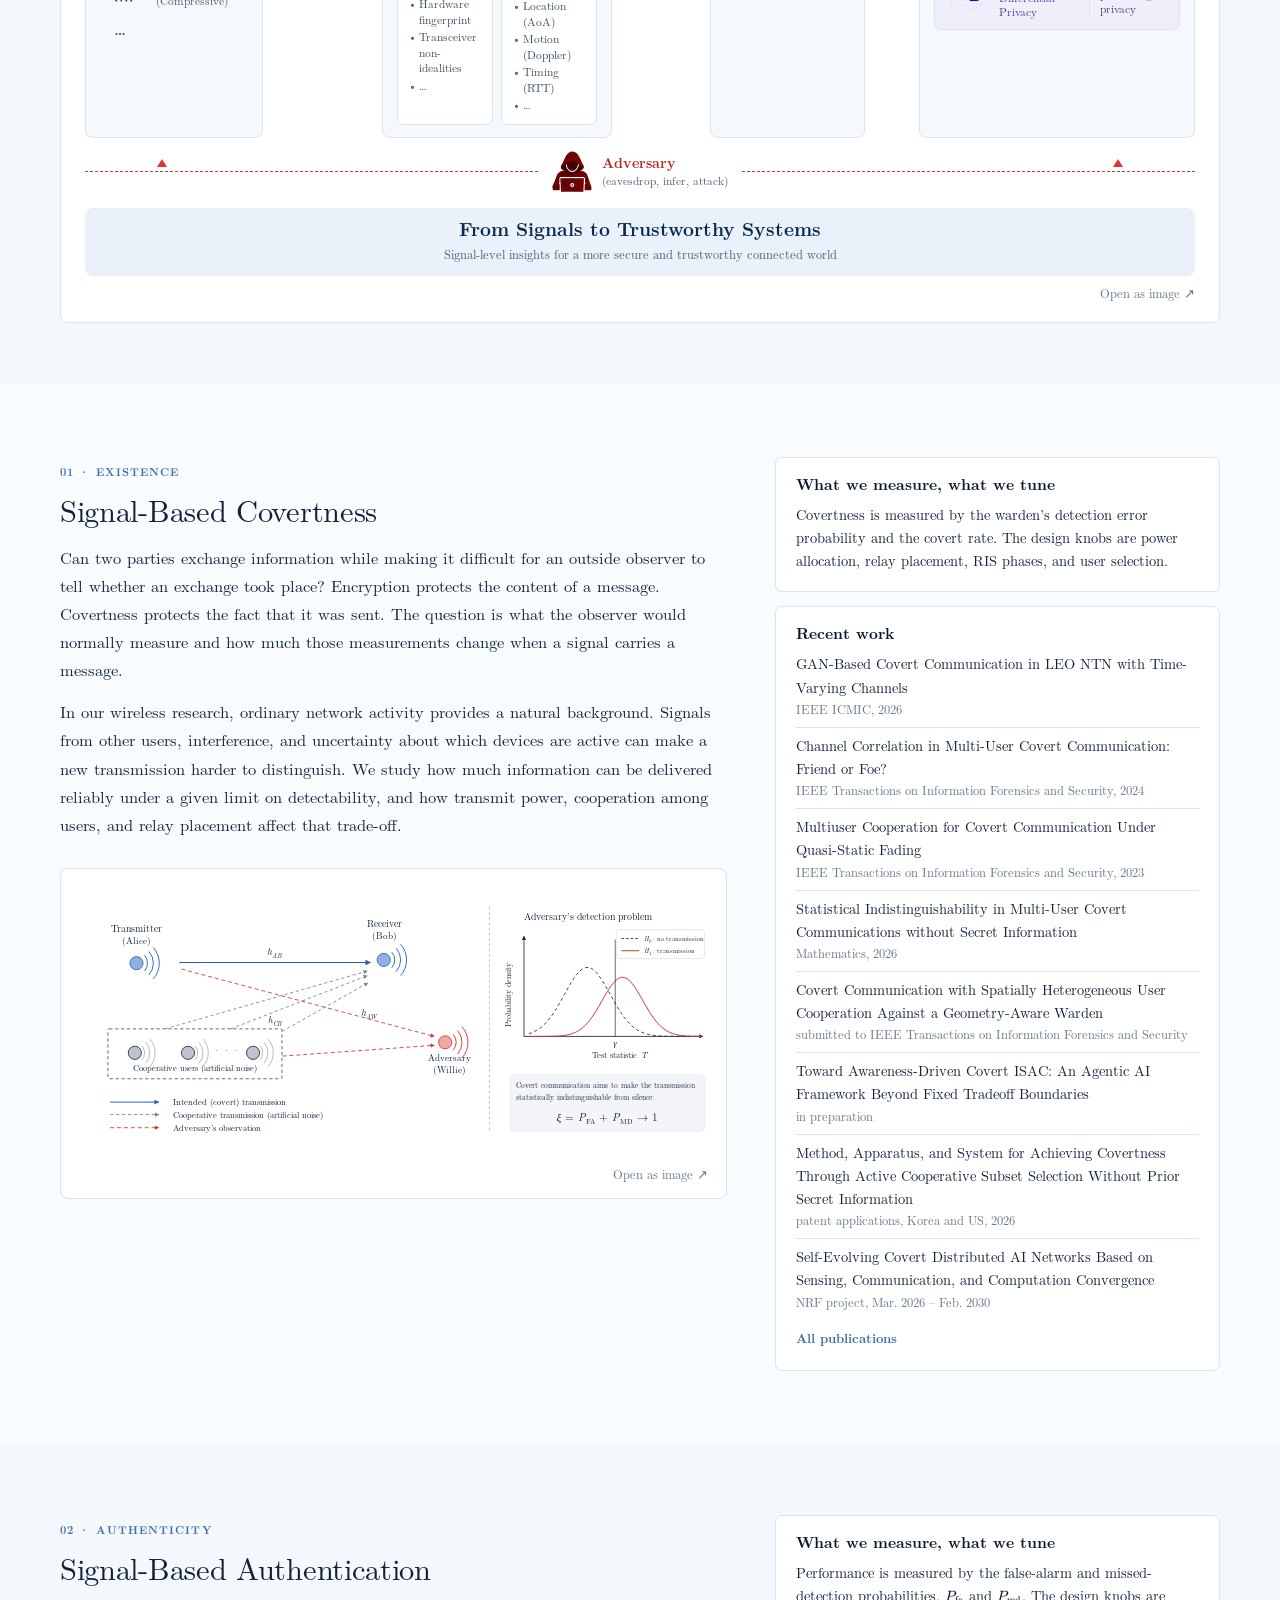
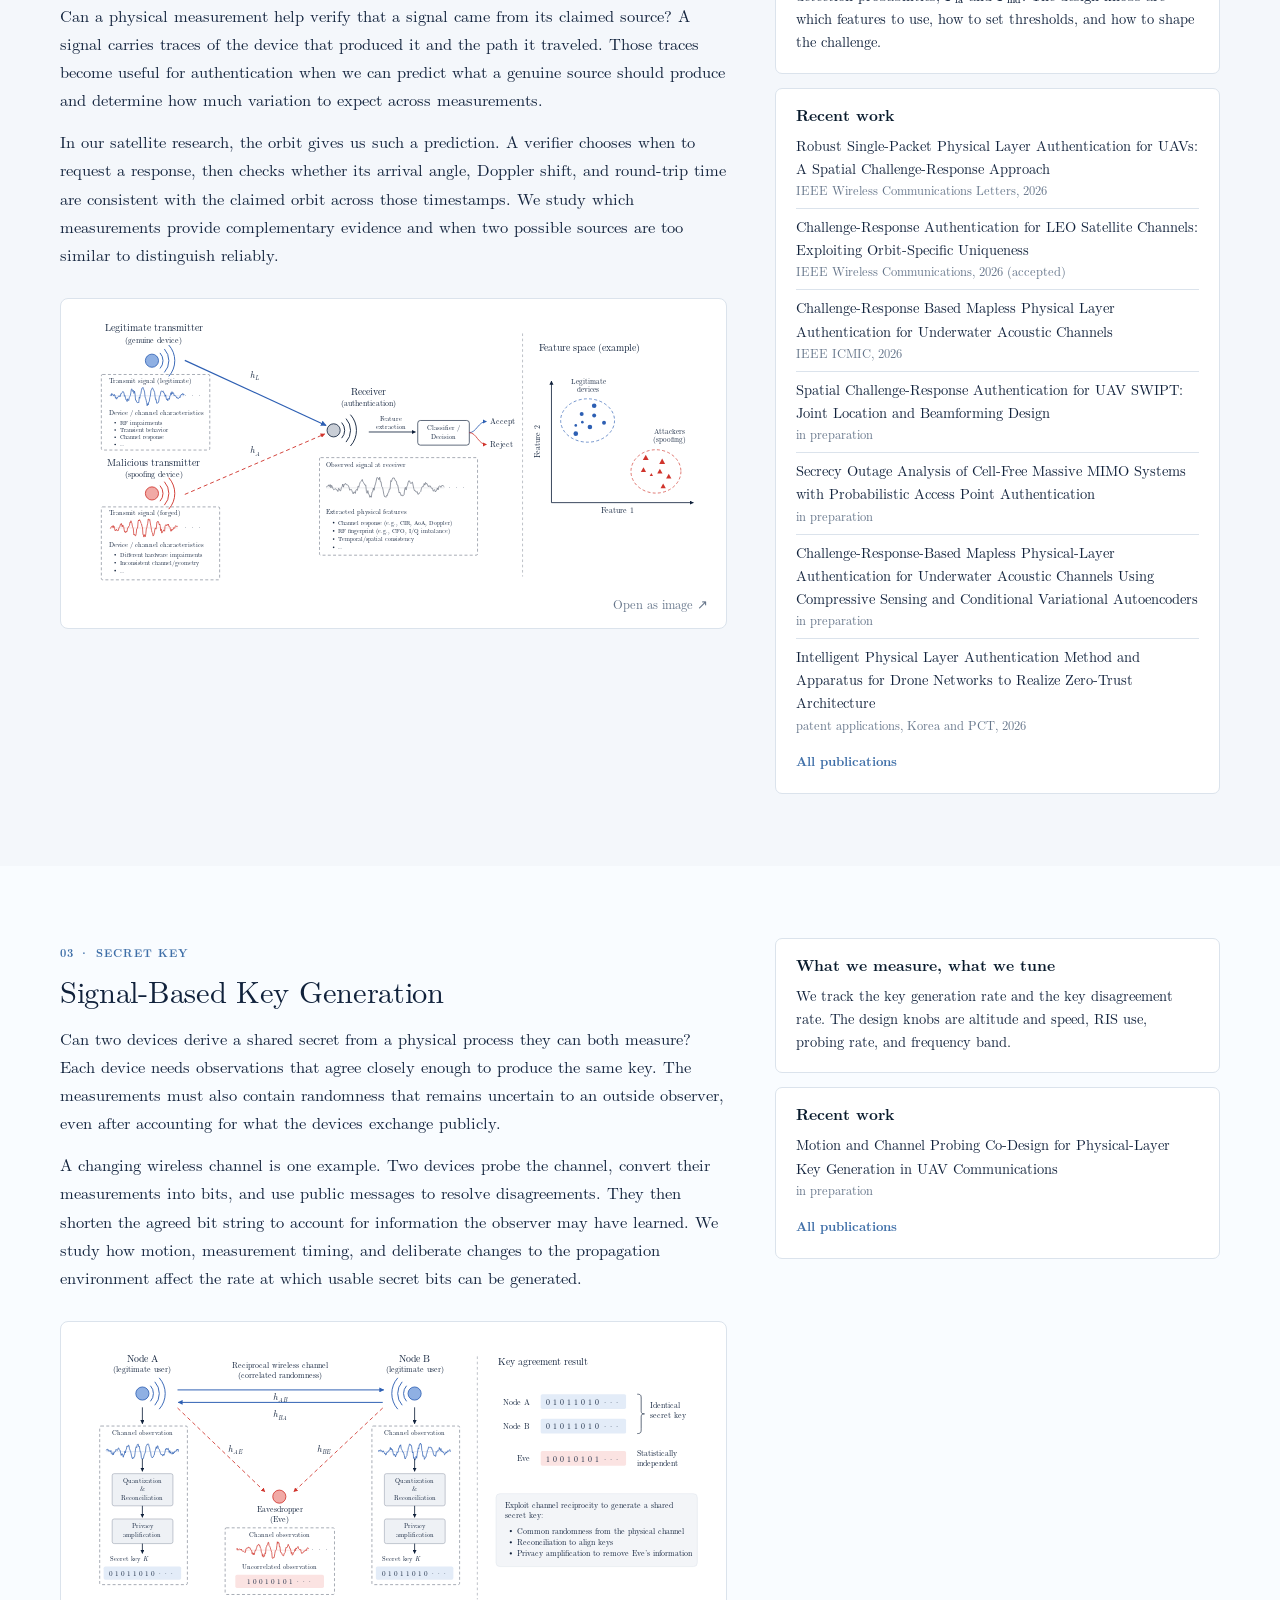
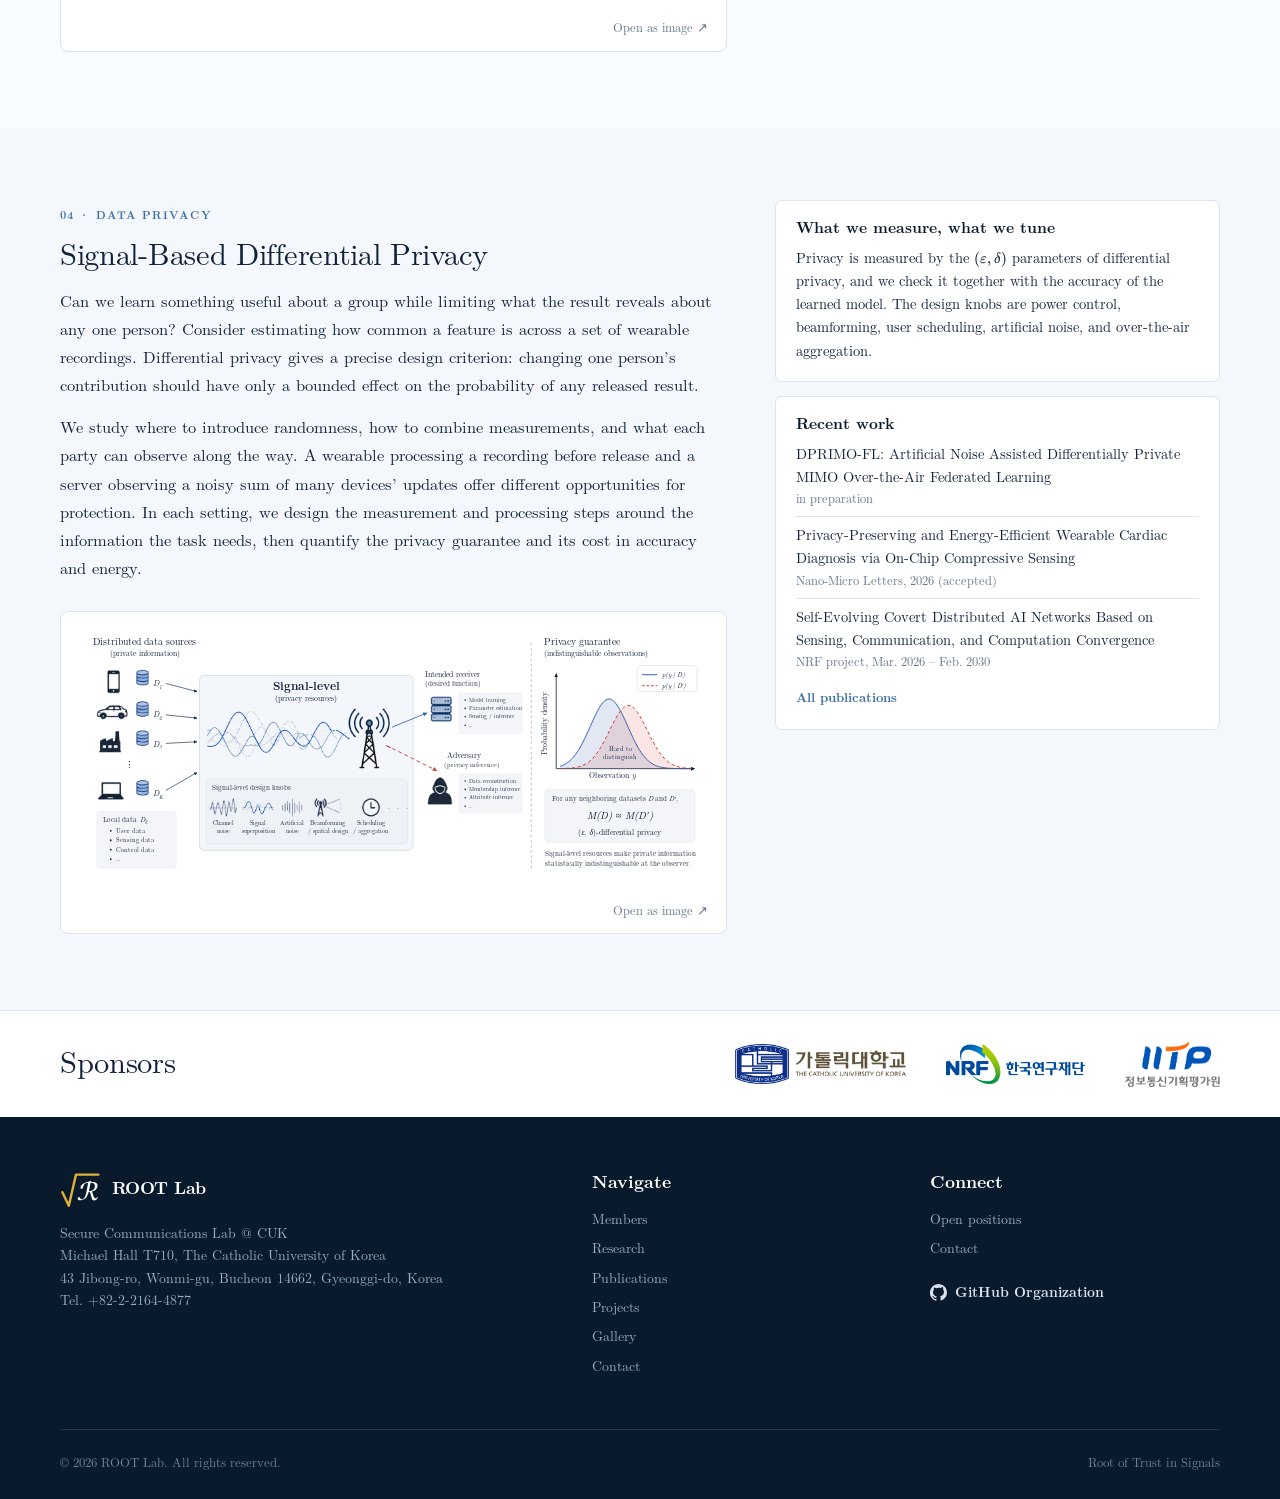
<file: research.html>
<!doctype html>
<html lang="en">
<head>
  <meta charset="utf-8"><meta name="color-scheme" content="only light">
  <meta name="viewport" content="width=device-width,initial-scale=1">
  <meta name="description" content="ROOT Lab research overview and four core research areas in signal-based security">
  <link rel="icon" type="image/svg+xml" href="assets/img/favicon.svg?v=12"><link rel="icon" type="image/png" sizes="32x32" href="assets/img/favicon-32.png?v=12"><link rel="icon" type="image/png" sizes="64x64" href="assets/img/favicon-64.png?v=12"><link rel="apple-touch-icon" href="assets/img/apple-touch-icon.png?v=11"><title>ROOT Lab — Research</title>
  <meta property="og:type" content="website">
  <meta property="og:site_name" content="ROOT Lab">
  <meta property="og:title" content="ROOT Lab — Research">
  <meta property="og:description" content="Research philosophy and the four core research areas of ROOT Lab in signal-based security.">
  <meta property="og:url" content="https://root-jylee.github.io/research.html">
  <meta property="og:image" content="https://root-jylee.github.io/assets/img/og-image.png?v=9">
  <meta property="og:image:width" content="1200">
  <meta property="og:image:height" content="630">
  <meta name="twitter:card" content="summary_large_image">
  <meta name="twitter:title" content="ROOT Lab — Research">
  <meta name="twitter:description" content="Research philosophy and the four core research areas of ROOT Lab in signal-based security.">
  <meta name="twitter:image" content="https://root-jylee.github.io/assets/img/og-image.png?v=9">
  <link rel="stylesheet" href="assets/katex/katex.min.css">
  <link rel="stylesheet" href="styles.css?v=20261025-lm45">
  <style>
    .design-intro{max-width:940px;margin:0 0 26px;color:var(--ink);font-size:clamp(15px,14px + .3vw,17.5px);line-height:1.75}
    .design-intro b{color:var(--navy)}
    .design-flow{display:grid;grid-template-columns:1fr auto 1fr auto 1fr auto 1fr;gap:10px;align-items:center;margin-bottom:30px}
    .design-flow .step{padding:14px 16px;background:#fff;border:1px solid var(--line);border-radius:7px;text-align:center}
    .design-flow .step b{display:block;color:var(--navy);font:700 clamp(14px,13px + .3vw,16.5px)/1.3 var(--serif)}
    .design-flow .step span{display:block;margin-top:4px;color:var(--muted);font-size:clamp(12px,11.5px + .15vw,13.5px)}
    .design-flow .arrow{color:var(--blue);font-size:20px}
    .systems-figure{margin:0;width:100%;max-width:none;padding:0;border:1px solid var(--line);border-radius:7px;overflow:hidden;background:#fff}
    .systems-figure picture,.systems-figure img{display:block;width:100%;height:auto}

    /* ===== Research overview figure (HTML/CSS, icons from the original illustration) ===== */
    .ov-figure{padding:22px 24px 18px;background:#fff}
    .ov-dl{margin:8px 0 0;text-align:right;font-size:12.5px}
    .ov-dl a{color:var(--muted);text-decoration:none}.ov-dl a:hover{color:var(--blue);text-decoration:underline}
    .ov{--ovnavy:#0b2a4d;--ovblue:#3f6fa8;--ovline:#dbe3ec;--ovpaper:#f5f8fc;font-family:var(--serif);color:var(--ink);font-size:13px;line-height:1.35}
    .ov ul{margin:0;padding:0;list-style:none}
    .ov li{position:relative;padding-left:11px;margin:0 0 3px;color:#3b4a60;font-size:12.5px}
    .ov li:before{content:"•";position:absolute;left:0;color:var(--ovblue)}
    .ov img{display:block;object-fit:contain}
    .ov-head{text-align:center;margin-bottom:16px}
    .ov-title{font-size:30px;font-weight:700;color:var(--ovnavy);line-height:1.1}
    .ov-lab{display:inline-block;margin-top:4px;padding-bottom:2px;border-bottom:1.5px solid var(--ovblue);color:var(--ovblue);font-weight:700;font-size:16px}
    .ov-tag{margin-top:6px;color:#4a5b74;font-size:14px}
    .ov-flow{display:grid;grid-template-columns:1.15fr .62fr 1.45fr .5fr 1fr .22fr 1.5fr;gap:10px;align-items:stretch}
    .ov-col{background:var(--ovpaper);border:1px solid var(--ovline);border-radius:8px;padding:14px 14px 12px}
    .ov-col h4{margin:0 0 10px;text-align:center;font-size:15px;font-weight:700;color:var(--ovnavy);line-height:1.2}
    .ov-col h4 small{display:block;margin-top:3px;font-size:12px;font-weight:400;color:#4a5b74}
    .ov-sys h4{text-align:left}
    .ov-syslist li{display:flex;align-items:center;gap:10px;padding:0;margin:0 0 9px}
    .ov-syslist li:before{content:none}
    .ov-syslist img{width:46px;height:36px;flex:none}
    .ov-syslist b{display:block;font-size:13px;color:var(--ink)}
    .ov-syslist small{display:block;font-size:11.5px;color:#4a5b74}
    .ov-more{color:var(--ovnavy)!important;font-size:18px!important;letter-spacing:.2em;padding-left:14px!important}
    .ov-link{display:flex;flex-direction:column;justify-content:center;align-items:flex-start;gap:8px;padding:0 4px}
    .ov-link b{font-size:13px;color:var(--ovnavy);line-height:1.3}
    .ov-steps span{display:block}
    .ov-link ul li{font-size:11.5px}
    .ov-arrow{position:relative;display:block;width:100%;height:2px;background:var(--ovblue);margin:4px 0}
    .ov-arrow:after{content:"";position:absolute;right:-1px;top:-5px;border:6px solid transparent;border-left:9px solid var(--ovblue);border-right:0}
    .ov-link-short{align-items:center}
    .ov-phygrid{display:grid;grid-template-columns:1fr 1fr;gap:8px}
    .ov-card{background:#fff;border:1px solid var(--ovline);border-radius:7px;padding:10px 10px 8px}
    .ov-card img{height:44px;width:auto;max-width:100%;margin:0 auto 6px}
    .ov-card b{display:block;text-align:center;font-size:13px;color:var(--ovnavy);margin-bottom:5px}
    .ov-card li{font-size:11.5px;margin-bottom:2px}
    .ov-root img{height:120px;width:auto;margin:4px auto 10px}
    .ov-objs{display:grid;gap:7px}
    .ov-obj{display:grid;grid-template-columns:44px 1fr 1fr;gap:10px;align-items:center;padding:9px 10px;border-radius:7px;border:1px solid var(--ovline);background:#fff}
    .ov-obj img{width:44px;height:44px}
    .ov-objtxt b{display:block;font-size:17px;line-height:1.1}
    .ov-objtxt i{display:block;font-style:normal;font-size:11.5px;line-height:1.25;margin-top:2px}
    .ov-objdesc{font-size:11.5px;color:#3b4a60;line-height:1.3;border-left:1px solid var(--ovline);padding-left:10px}
    .ov-hide{background:#eef3fb}.ov-hide b,.ov-hide i{color:#1f4e8c}
    .ov-verify{background:#fbeeee}.ov-verify b,.ov-verify i{color:#a7231d}
    .ov-establish{background:#edf6f0}.ov-establish b,.ov-establish i{color:#1e6b43}
    .ov-protect{background:#f1eefb}.ov-protect b,.ov-protect i{color:#4f3aa0}
    .ov-adv{display:grid;grid-template-columns:1fr auto 1fr;align-items:center;gap:14px;margin:12px 0 14px}
    .ov-advline{height:0;border-top:1.5px dashed #d33;position:relative}
    .ov-advline:after{content:"";position:absolute;top:-6px;border:5px solid transparent;border-bottom:8px solid #d33;border-top:0;transform:translateY(-7px)}
    .ov-advline-l:after{left:16%}.ov-advline-r:after{right:16%}
    .ov-advbox{display:flex;align-items:center;gap:10px}
    .ov-advbox img{width:40px;height:44px}
    .ov-advbox b{display:block;color:#b3261e;font-size:14px}
    .ov-advbox small{display:block;font-size:11.5px;color:#4a5b74}
    .ov-foot{text-align:center;background:#eaf1fa;border-radius:8px;padding:12px 16px}
    .ov-foot b{display:block;font-size:19px;color:var(--ovnavy);line-height:1.2}
    .ov-foot span{display:block;margin-top:4px;font-size:12.5px;color:#4a5b74}
    @media(max-width:980px){
      .ov-flow{grid-template-columns:1fr 1fr}
      .ov-link{flex-direction:row;align-items:center;flex-wrap:wrap;gap:6px 14px;padding:4px 2px}
      .ov-steps span{display:inline}.ov-steps span+span:before{content:" · "}
      .ov-arrow{width:60px;flex:none}
      .ov-link ul{display:flex;flex-wrap:wrap;gap:2px 10px}
      .ov-link,.ov-link-short{grid-column:1 / -1}
      .ov-link-short .ov-arrow{transform:rotate(90deg);width:40px;margin:10px auto}
      .ov-sec{grid-column:1 / -1}
      .ov-advline:after{display:none}
    }
    @media(max-width:620px){
      .ov-figure{padding:14px 12px}
      .ov-flow{grid-template-columns:1fr}
      .ov-phygrid{grid-template-columns:1fr 1fr}
      .ov-obj{grid-template-columns:40px 1fr}
      .ov-objdesc{grid-column:2;border-left:0;padding-left:0}
      .ov-adv{grid-template-columns:1fr}
      .ov-advline{display:none}
      .ov-title{font-size:24px}
    }

    .design-outcome{margin-top:22px;padding:18px 22px;background:var(--navy);color:#fff;border-radius:7px;display:grid;grid-template-columns:auto 1fr;gap:18px;align-items:center}
    .design-outcome b{font:700 clamp(16px,15px + .4vw,20px)/1.3 var(--serif)}
    .design-outcome span{color:#c9d6e6;font-size:clamp(13px,12.5px + .2vw,15px);line-height:1.6}
    @media(max-width:860px){.design-flow{grid-template-columns:1fr}.design-flow .arrow{transform:rotate(90deg);justify-self:center;line-height:1}.design-outcome{grid-template-columns:1fr}}
    .objective-row{display:grid;grid-template-columns:repeat(4,1fr);gap:14px}
    .objective{display:flex;flex-direction:column;justify-content:flex-start;padding:18px 20px;background:#fff;border:1px solid var(--line);border-radius:7px;color:var(--ink);transition:.2s ease}
    .objective:hover,.objective:focus-visible{border-color:var(--navy);transform:translateY(-3px);outline:none}
    .objective-top{display:flex;justify-content:space-between;align-items:baseline;gap:10px}
    .objective-abbr{color:var(--muted)!important;letter-spacing:.04em}
    .objective span{color:var(--blue);font-size:clamp(11.5px,11px + .15vw,12.5px);font-weight:700;letter-spacing:.02em}
    .objective b{margin:6px 0 4px;color:var(--navy);font:700 clamp(22px,18px + .8vw,30px)/1.1 var(--serif)}
    .objective small{color:var(--ink);font-size:clamp(14px,13px + .25vw,16px);line-height:1.45}
    .objective-tech{display:block;margin-top:14px;padding-top:10px;border-top:1px solid var(--line);color:var(--blue);font-style:normal;font-weight:700;font-size:clamp(12.5px,12px + .15vw,13.5px);letter-spacing:.01em}
    .objective-join{display:grid;grid-template-columns:1fr;justify-items:center;height:44px;position:relative}
    .objective-join span{position:absolute;left:12%;right:12%;top:0;height:16px;border:1px solid var(--line);border-top:0;border-radius:0 0 8px 8px}
    .objective-join i{position:absolute;top:14px;color:var(--blue);font-style:normal;font-size:22px;line-height:1;background:var(--paper);padding:0 10px}
    .design-outcome{margin:0 0 22px}
    .design-sub{margin:30px 0 14px;color:var(--navy);font:700 clamp(15px,14px + .3vw,17px)/1.3 var(--serif)}
    @media(max-width:860px){.objective-row{grid-template-columns:1fr 1fr}}
    @media(max-width:520px){.objective-row{grid-template-columns:1fr}}
    .axis{display:grid;grid-template-columns:minmax(0,1.5fr) minmax(280px,1fr);gap:48px;align-items:start}
    .axis-copy h2{margin:10px 0 14px;font:700 clamp(24px,20px + .9vw,32px)/1.15 var(--serif);letter-spacing:-.02em}
    .axis-copy p{margin:0 0 14px;color:var(--ink);font-size:clamp(15px,14px + .25vw,16.5px);line-height:1.75}
    .axis-aside{display:grid;gap:14px}
    .axis-aside-block{padding:18px 20px;background:#fff;border:1px solid var(--line);border-radius:7px}
    .axis-aside-block b{display:block;margin-bottom:8px;color:var(--navy);font:700 clamp(14px,13px + .25vw,15.5px)/1.3 var(--serif)}
    .axis-aside-block p{margin:0;color:var(--ink);font-size:clamp(13.5px,13px + .2vw,14.5px);line-height:1.65}
    .axis-aside-block ul{margin:0;padding:0;list-style:none}
    .axis-aside-block li{padding:7px 0;border-top:1px solid var(--line);font-size:clamp(13px,12.5px + .2vw,14px);line-height:1.5}
    .axis-aside-block li:first-child{border-top:0;padding-top:0}
    .axis-aside-block li span{color:var(--ink)}
    .axis-aside-block li em{display:block;color:var(--muted);font-style:normal;font-size:12.5px}
    .axis-aside-block>a{display:inline-block;margin-top:10px;color:var(--blue);font-weight:700;font-size:13px}
    .axis-theory-figure{margin:28px 0 4px;padding:18px 18px 12px;background:#fff;border:1px solid var(--line);border-radius:8px}
    .paper .axis-theory-figure{background:#fff}
    .axis-theory-figure picture,.axis-theory-figure img{display:block;width:100%;height:auto}
    .fig-svg{display:block;width:100%;height:auto;font-family:var(--serif)}
    .fig-svg text{fill:#10213b}
    .axis-theory-figure figcaption{margin-top:10px;color:var(--muted);font-size:12.5px;line-height:1.55}
    .axis-theory-figure figcaption strong{color:var(--navy);font-weight:700}
    @media(max-width:900px){.axis{grid-template-columns:1fr;gap:24px}.axis-theory-figure{max-width:760px}}
    .katex{font-size:1.02em}
  </style>
</head>
<body>

<header><div class="wrap nav"><a class="brand" href="index.html"><img class="mark-img" src="assets/img/mark.svg?v=11" alt="" width="40" height="40"><span>ROOT Lab</span></a><nav class="links" aria-label="Main navigation"><a href="index.html">Home</a><a href="members.html">Members</a><a class="active" href="research.html">Research</a><a href="publications.html">Publications</a><a href="projects.html">Projects</a><a href="gallery.html">Gallery</a><a href="contact.html">Contact</a></nav></div></header>

<main>
  <div class="page-hero"><div class="wrap"><h1 class="page-title">Research</h1><p>What we study, and how we find security in signals</p></div></div>

  <section class="paper research-overview-section" id="research-overview">
    <div class="wrap">
      <div class="section-label-row"><h2 class="section-title">Overview</h2></div>
      <p class="design-intro">Keys, certificates, and protocols help establish trust. <strong>Can trust begin in the signal itself?</strong></p>
      <p class="design-intro">At ROOT Lab, we study how the physical and statistical properties of signals can support security and privacy. Our current work focuses on communication systems. We model how signals are generated, how they travel, and what different parties can learn from their observations. Even for a single transmission, what each party observes depends on the channel, the devices involved, noise, and where those devices are and how they move.</p>
      <p class="design-intro">This perspective leads us to four questions. Can two parties communicate while making it difficult for an outside observer to detect that communication took place? Can we verify who sent a signal from its physical characteristics? Can two devices use their measurements to derive a shared key that an observer cannot reliably infer? Can noise and the mixing of signals protect individual data while preserving useful information about a group? Across these questions, what a signal reveals depends on who observes it, when, and what they already know. We use that understanding to design both the signals and the way the system operates.</p>
      <div class="objective-row" aria-label="Four security objectives">
        <a class="objective" href="#covert-communication"><div class="objective-top"><span>01 · Existence</span><span class="objective-abbr">Covert</span></div><b>Hide</b><small>the existence of communication</small><i class="objective-tech">Signal-Based Covertness</i></a>
        <a class="objective" href="#authentication"><div class="objective-top"><span>02 · Authenticity</span><span class="objective-abbr">Auth</span></div><b>Verify</b><small>who is transmitting</small><i class="objective-tech">Signal-Based Authentication</i></a>
        <a class="objective" href="#key-generation"><div class="objective-top"><span>03 · Secret Key</span><span class="objective-abbr">Key Gen</span></div><b>Establish</b><small>shared secret keys</small><i class="objective-tech">Signal-Based Key Generation</i></a>
        <a class="objective" href="#differential-privacy"><div class="objective-top"><span>04 · Data Privacy</span><span class="objective-abbr">DP</span></div><b>Protect</b><small>individual data</small><i class="objective-tech">Signal-Based Differential Privacy</i></a>
      </div>
      <div class="objective-join" aria-hidden="true"><span></span><i>↓</i></div>
      <div class="design-outcome"><b>Secure system design</b><span>Each of the four objectives is achieved in the end by design. We decide how much power to send, which users to schedule, where to place a relay, when to probe the channel, and which threshold to test, so that the legitimate party keeps the advantage and the adversary does not. The figure below shows the whole path, from the systems we study, through the signals they exchange, to the four objectives.</span></div>
      <figure class="systems-figure ov-figure"><div class="ov" role="img" aria-label="ROOT Lab research overview: diverse systems, the signal as a source of observable information, the asymmetry in that information as a root of trust, and the four security objectives">
<div class="ov-head"><div class="ov-title">Research Overview</div><div class="ov-lab">ROOT Lab</div><div class="ov-tag">Root of Trust in Signals</div></div>
<div class="ov-flow">
<section class="ov-col ov-sys"><h4>Diverse Systems</h4><ul class="ov-syslist"><li><img src="assets/img/research/icons/satellite.png?v=1" alt="" loading="lazy"><span><b>Satellite / NTN</b><small>(LEO/GEO)</small></span></li><li><img src="assets/img/research/icons/uav.png?v=1" alt="" loading="lazy"><span><b>UAV / Aerial</b><small>(HAPS/UAV)</small></span></li><li><img src="assets/img/research/icons/tower.png?v=1" alt="" loading="lazy"><span><b>Terrestrial</b><small>(6G and beyond)</small></span></li><li><img src="assets/img/research/icons/ship.png?v=1" alt="" loading="lazy"><span><b>Maritime</b><small>(Vessel/USV)</small></span></li><li><img src="assets/img/research/icons/sub.png?v=1" alt="" loading="lazy"><span><b>Underwater</b><small>(Acoustic)</small></span></li><li><img src="assets/img/research/icons/fiber.png?v=1" alt="" loading="lazy"><span><b>Optical / Wired</b><small>(FSO, Fiber)</small></span></li><li><img src="assets/img/research/icons/device.png?v=1" alt="" loading="lazy"><span><b>On-chip / Sensing</b><small>(Compressive)</small></span></li><li class="ov-more">…</li></ul></section>
<div class="ov-link"><b>Different environments, same principle</b><span class="ov-arrow" aria-hidden="true"></span><ul><li>Propagation</li><li>Mobility</li><li>Hardware</li><li>Medium</li><li>Topology</li><li>…</li></ul></div>
<section class="ov-col ov-phy"><h4>Features on the Signal<small>(source of observable information)</small></h4><div class="ov-phygrid"><div class="ov-card"><img src="assets/img/research/icons/channel.png?v=1" alt="" loading="lazy"><b>Channel</b><ul><li>Fading / multipath</li><li>Reciprocity</li><li>Spatial correlation</li><li>…</li></ul></div><div class="ov-card"><img src="assets/img/research/icons/noise.png?v=1" alt="" loading="lazy"><b>Signal / Noise</b><ul><li>Waveform property</li><li>Interference</li><li>Randomness</li><li>…</li></ul></div><div class="ov-card"><img src="assets/img/research/icons/device.png?v=1" alt="" loading="lazy"><b>Device</b><ul><li>RF impairments</li><li>Hardware fingerprint</li><li>Transceiver non-idealities</li><li>…</li></ul></div><div class="ov-card"><img src="assets/img/research/icons/geometry.png?v=1" alt="" loading="lazy"><b>Geometry &amp; Dynamics</b><ul><li>Location (AoA)</li><li>Motion (Doppler)</li><li>Timing (RTT)</li><li>…</li></ul></div></div></section>
<div class="ov-link"><b class="ov-steps"><span>Extract</span><span>Verify</span><span>Exploit</span></b><span class="ov-arrow" aria-hidden="true"></span><ul><li>Modeling</li><li>Detection</li><li>Estimation</li><li>Learning</li><li>System design</li><li>…</li></ul></div>
<section class="ov-col ov-root"><h4>Root of Trust<small>(asymmetry in observable information)</small></h4><img src="assets/img/research/icons/roots.png?v=1" alt="" loading="lazy"><ul><li>Uniqueness</li><li>Randomness</li><li>Uncertainty</li><li>Spatiotemporal consistency</li><li>Environmental dependence</li><li>…</li></ul></section>
<div class="ov-link ov-link-short"><span class="ov-arrow" aria-hidden="true"></span></div>
<section class="ov-col ov-sec"><h4>Secure Systems<small>(design and optimization)</small></h4><div class="ov-objs"><div class="ov-obj ov-hide"><img src="assets/img/research/icons/hide.png?v=1" alt="" loading="lazy"><span class="ov-objtxt"><b>Hide</b><i>Signal-Based Covertness</i></span><span class="ov-objdesc">Communicate without being detected</span></div><div class="ov-obj ov-verify"><img src="assets/img/research/icons/verify.png?v=1" alt="" loading="lazy"><span class="ov-objtxt"><b>Verify</b><i>Signal-Based Authentication</i></span><span class="ov-objdesc">Verify who is communicating</span></div><div class="ov-obj ov-establish"><img src="assets/img/research/icons/establish.png?v=1" alt="" loading="lazy"><span class="ov-objtxt"><b>Establish</b><i>Signal-Based Key Generation</i></span><span class="ov-objdesc">Generate shared keys from reciprocal physical channels</span></div><div class="ov-obj ov-protect"><img src="assets/img/research/icons/protect.png?v=1" alt="" loading="lazy"><span class="ov-objtxt"><b>Protect</b><i>Signal-Based Differential Privacy</i></span><span class="ov-objdesc">Enable data utility while preserving privacy</span></div></div></section>
</div>
<div class="ov-adv"><span class="ov-advline ov-advline-l" aria-hidden="true"></span><div class="ov-advbox"><img src="assets/img/research/icons/adversary.png?v=1" alt="" loading="lazy"><span><b>Adversary</b><small>(eavesdrop, infer, attack)</small></span></div><span class="ov-advline ov-advline-r" aria-hidden="true"></span></div>
<div class="ov-foot"><b>From Signals to Trustworthy Systems</b><span>Signal-level insights for a more secure and trustworthy connected world</span></div>
</div><figcaption class="ov-dl"><a href="assets/img/research/overview-figure.png?v=10" target="_blank" rel="noopener">Open as image ↗</a></figcaption></figure>
    </div>
  </section>

  <section class="architecture-section" id="covert-communication">
    <div class="wrap axis">
      <div class="axis-copy"><span class="architecture-index">01 · Existence</span><h2>Signal-Based Covertness</h2><p>Can two parties exchange information while making it difficult for an outside observer to tell whether an exchange took place? Encryption protects the content of a message. Covertness protects the fact that it was sent. The question is what the observer would normally measure and how much those measurements change when a signal carries a message.</p><p>In our wireless research, ordinary network activity provides a natural background. Signals from other users, interference, and uncertainty about which devices are active can make a new transmission harder to distinguish. We study how much information can be delivered reliably under a given limit on detectability, and how transmit power, cooperation among users, and relay placement affect that trade-off.</p><figure class="axis-theory-figure"><svg class="fig-svg" viewBox="0 0 1916 821" xmlns="http://www.w3.org/2000/svg" role="img" aria-label="Covert communication: Alice sends to Bob while cooperative users emit artificial noise; the warden Willie cannot separate transmission from silence"><defs><marker id="ab" viewBox="0 0 10 10" refX="9" refY="5" markerWidth="5" markerHeight="5" orient="auto-start-reverse"><path d="M0 0 L10 5 L0 10 z" fill="#2d5fb3"/></marker><marker id="ar" viewBox="0 0 10 10" refX="9" refY="5" markerWidth="5" markerHeight="5" orient="auto-start-reverse"><path d="M0 0 L10 5 L0 10 z" fill="#d0342c"/></marker><marker id="ag" viewBox="0 0 10 10" refX="9" refY="5" markerWidth="5" markerHeight="5" orient="auto-start-reverse"><path d="M0 0 L10 5 L0 10 z" fill="#7a8290"/></marker><marker id="ak" viewBox="0 0 10 10" refX="9" refY="5" markerWidth="5" markerHeight="5" orient="auto-start-reverse"><path d="M0 0 L10 5 L0 10 z" fill="#10213b"/></marker><marker id="an" viewBox="0 0 10 10" refX="9" refY="5" markerWidth="5" markerHeight="5" orient="auto-start-reverse"><path d="M0 0 L10 5 L0 10 z" fill="#0b2a4d"/></marker></defs><rect width="1916" height="821" fill="#fff"/><text x="175" y="138" text-anchor="middle" fill="#10213b" style="font-size:30px" >Transmitter</text><text x="175" y="174" text-anchor="middle" fill="#10213b" style="font-size:28px" >(Alice)</text><circle cx="175" cy="232" r="20" fill="#8fb0e3" stroke="#2d5fb3" stroke-width="2.5"/><path d="M200.3 209.2 A34 34 0 0 1 200.3 254.8" fill="none" stroke="#2d5fb3" stroke-width="2.8" stroke-linecap="round"/><path d="M213.6 197.2 A52 52 0 0 1 213.6 266.8" fill="none" stroke="#2d5fb3" stroke-width="2.8" stroke-linecap="round"/><path d="M227.0 185.2 A70 70 0 0 1 227.0 278.8" fill="none" stroke="#2d5fb3" stroke-width="2.8" stroke-linecap="round"/><text x="930" y="122" text-anchor="middle" fill="#10213b" style="font-size:30px" >Receiver</text><text x="930" y="158" text-anchor="middle" fill="#10213b" style="font-size:28px" >(Bob)</text><circle cx="928" cy="222" r="20" fill="#8fb0e3" stroke="#2d5fb3" stroke-width="2.5"/><path d="M953.3 199.2 A34 34 0 0 1 953.3 244.8" fill="none" stroke="#2d5fb3" stroke-width="2.8" stroke-linecap="round"/><path d="M966.6 187.2 A52 52 0 0 1 966.6 256.8" fill="none" stroke="#2d5fb3" stroke-width="2.8" stroke-linecap="round"/><path d="M980.0 175.2 A70 70 0 0 1 980.0 268.8" fill="none" stroke="#2d5fb3" stroke-width="2.8" stroke-linecap="round"/><line x1="305" y1="230" x2="888" y2="230" stroke="#2d5fb3" stroke-width="3.5" marker-end="url(#ab)"/><text x="595" y="208" text-anchor="middle" fill="#10213b" style="font-size:30px;font-style:italic">h<tspan dy="9" style="font-size:20px">AB</tspan></text><rect x="88" y="432" width="530" height="152" rx="4" fill="none" stroke="#10213b" stroke-width="2" stroke-dasharray="10 8"/><circle cx="170" cy="505" r="20" fill="#bfc4cc" stroke="#10213b" stroke-width="2.5"/><path d="M192.3 484.9 A30 30 0 0 1 192.3 525.1" fill="none" stroke="#9aa1ab" stroke-width="2.2" stroke-linecap="round"/><path d="M204.2 474.2 A46 46 0 0 1 204.2 535.8" fill="none" stroke="#9aa1ab" stroke-width="2.2" stroke-linecap="round"/><path d="M216.1 463.5 A62 62 0 0 1 216.1 546.5" fill="none" stroke="#9aa1ab" stroke-width="2.2" stroke-linecap="round"/><circle cx="332" cy="505" r="20" fill="#bfc4cc" stroke="#10213b" stroke-width="2.5"/><path d="M354.3 484.9 A30 30 0 0 1 354.3 525.1" fill="none" stroke="#9aa1ab" stroke-width="2.2" stroke-linecap="round"/><path d="M366.2 474.2 A46 46 0 0 1 366.2 535.8" fill="none" stroke="#9aa1ab" stroke-width="2.2" stroke-linecap="round"/><path d="M378.1 463.5 A62 62 0 0 1 378.1 546.5" fill="none" stroke="#9aa1ab" stroke-width="2.2" stroke-linecap="round"/><circle cx="530" cy="505" r="20" fill="#bfc4cc" stroke="#10213b" stroke-width="2.5"/><path d="M552.3 484.9 A30 30 0 0 1 552.3 525.1" fill="none" stroke="#9aa1ab" stroke-width="2.2" stroke-linecap="round"/><path d="M564.2 474.2 A46 46 0 0 1 564.2 535.8" fill="none" stroke="#9aa1ab" stroke-width="2.2" stroke-linecap="round"/><path d="M576.1 463.5 A62 62 0 0 1 576.1 546.5" fill="none" stroke="#9aa1ab" stroke-width="2.2" stroke-linecap="round"/><text x="450" y="505" text-anchor="middle" fill="#10213b" style="font-size:26px" >· · ·</text><text x="352" y="560" text-anchor="middle" fill="#10213b" style="font-size:26px" >Cooperative users (artificial noise)</text><line x1="262" y1="432" x2="878" y2="256" stroke="#7a8290" stroke-width="2.6" stroke-dasharray="10 8" marker-end="url(#ag)"/><line x1="462" y1="432" x2="878" y2="270" stroke="#7a8290" stroke-width="2.6" stroke-dasharray="10 8" marker-end="url(#ag)"/><line x1="618" y1="440" x2="880" y2="292" stroke="#7a8290" stroke-width="2.6" stroke-dasharray="10 8" marker-end="url(#ag)"/><text x="595" y="415" text-anchor="middle" fill="#10213b" style="font-size:28px;font-style:italic">h<tspan dy="8" style="font-size:19px">CB</tspan></text><circle cx="1115" cy="473" r="20" fill="#f1a9a5" stroke="#d0342c" stroke-width="2.5"/><path d="M1140.3 450.2 A34 34 0 0 1 1140.3 495.8" fill="none" stroke="#d0342c" stroke-width="2.8" stroke-linecap="round"/><path d="M1153.6 438.2 A52 52 0 0 1 1153.6 507.8" fill="none" stroke="#d0342c" stroke-width="2.8" stroke-linecap="round"/><path d="M1167.0 426.2 A70 70 0 0 1 1167.0 519.8" fill="none" stroke="#d0342c" stroke-width="2.8" stroke-linecap="round"/><text x="1128" y="530" text-anchor="middle" fill="#10213b" style="font-size:28px" >Adversary</text><text x="1128" y="565" text-anchor="middle" fill="#10213b" style="font-size:28px" >(Willie)</text><line x1="312" y1="250" x2="1082" y2="455" stroke="#d0342c" stroke-width="2.6" stroke-dasharray="12 9" marker-end="url(#ar)"/><line x1="620" y1="515" x2="1082" y2="482" stroke="#d0342c" stroke-width="2.6" stroke-dasharray="12 9" marker-end="url(#ar)"/><text x="882" y="392" text-anchor="middle" fill="#10213b" style="font-size:30px;font-style:italic">h<tspan dy="9" style="font-size:20px">AW</tspan></text><line x1="95" y1="655" x2="243" y2="655" stroke="#2d5fb3" stroke-width="3" marker-end="url(#ab)"/><text x="285" y="664" text-anchor="start" fill="#10213b" style="font-size:26px" >Intended (covert) transmission</text><line x1="95" y1="693" x2="243" y2="693" stroke="#7a8290" stroke-width="2.6" stroke-dasharray="10 8" marker-end="url(#ag)"/><text x="285" y="702" text-anchor="start" fill="#10213b" style="font-size:26px" >Cooperative transmission (artificial noise)</text><line x1="95" y1="733" x2="243" y2="733" stroke="#d0342c" stroke-width="2.6" stroke-dasharray="12 9" marker-end="url(#ar)"/><text x="285" y="742" text-anchor="start" fill="#10213b" style="font-size:26px" >Adversary&#8217;s observation</text><line x1="1250" y1="60" x2="1250" y2="745" stroke="#9aa1ab" stroke-width="2" stroke-dasharray="8 8"/><text x="1551" y="100" text-anchor="middle" fill="#10213b" style="font-size:30px" >Adversary&#8217;s detection problem</text><line x1="1355" y1="455" x2="1355" y2="150" stroke="#10213b" stroke-width="2.5" marker-end="url(#ak)"/><line x1="1355" y1="455" x2="1900" y2="455" stroke="#10213b" stroke-width="2.5" marker-end="url(#ak)"/><path d="M1370.0 446.7 L1374.4 445.3 L1378.8 443.7 L1383.2 441.8 L1387.7 439.8 L1392.1 437.4 L1396.5 434.8 L1400.9 431.9 L1405.3 428.7 L1409.8 425.1 L1414.2 421.2 L1418.6 417.0 L1423.0 412.4 L1427.4 407.4 L1431.8 402.0 L1436.2 396.3 L1440.7 390.2 L1445.1 383.7 L1449.5 377.0 L1453.9 369.9 L1458.3 362.5 L1462.8 355.0 L1467.2 347.2 L1471.6 339.3 L1476.0 331.3 L1480.4 323.2 L1484.8 315.2 L1489.2 307.3 L1493.7 299.6 L1498.1 292.1 L1502.5 285.0 L1506.9 278.2 L1511.3 271.9 L1515.8 266.1 L1520.2 261.0 L1524.6 256.4 L1529.0 252.6 L1533.4 249.5 L1537.8 247.2 L1542.2 245.7 L1546.7 245.0 L1551.1 245.2 L1555.5 246.2 L1559.9 248.0 L1564.3 250.6 L1568.8 254.0 L1573.2 258.1 L1577.6 262.9 L1582.0 268.4 L1586.4 274.4 L1590.8 280.9 L1595.2 287.8 L1599.7 295.1 L1604.1 302.7 L1608.5 310.5 L1612.9 318.4 L1617.3 326.4 L1621.8 334.4 L1626.2 342.4 L1630.6 350.3 L1635.0 358.0 L1639.4 365.5 L1643.8 372.7 L1648.2 379.7 L1652.7 386.3 L1657.1 392.6 L1661.5 398.6 L1665.9 404.2 L1670.3 409.4 L1674.8 414.2 L1679.2 418.7 L1683.6 422.8 L1688.0 426.6 L1692.4 430.0 L1696.8 433.1 L1701.2 435.9 L1705.7 438.4 L1710.1 440.6 L1714.5 442.6 L1718.9 444.3 L1723.3 445.9 L1727.8 447.2 L1732.2 448.4 L1736.6 449.4 L1741.0 450.3 L1745.4 451.1 L1749.8 451.7 L1754.2 452.3 L1758.7 452.7 L1763.1 453.1 L1767.5 453.5 L1771.9 453.7 L1776.3 454.0 L1780.8 454.2 L1785.2 454.3 L1789.6 454.5 L1794.0 454.6 L1798.4 454.7 L1802.8 454.7 L1807.2 454.8 L1811.7 454.8 L1816.1 454.9 L1820.5 454.9 L1824.9 454.9 L1829.3 454.9 L1833.8 454.9 L1838.2 455.0 L1842.6 455.0 L1847.0 455.0 L1851.4 455.0 L1855.8 455.0 L1860.2 455.0 L1864.7 455.0 L1869.1 455.0 L1873.5 455.0 L1877.9 455.0 L1882.3 455.0 L1886.8 455.0 L1891.2 455.0 L1895.6 455.0 L1900.0 455.0" fill="none" stroke="#10213b" stroke-width="2.5" stroke-dasharray="10 8"/><path d="M1370.0 455.0 L1374.4 455.0 L1378.8 455.0 L1383.2 455.0 L1387.7 455.0 L1392.1 455.0 L1396.5 455.0 L1400.9 455.0 L1405.3 454.9 L1409.8 454.9 L1414.2 454.9 L1418.6 454.9 L1423.0 454.8 L1427.4 454.8 L1431.8 454.7 L1436.2 454.6 L1440.7 454.5 L1445.1 454.4 L1449.5 454.3 L1453.9 454.1 L1458.3 453.8 L1462.8 453.5 L1467.2 453.2 L1471.6 452.7 L1476.0 452.2 L1480.4 451.6 L1484.8 450.8 L1489.2 449.9 L1493.7 448.9 L1498.1 447.7 L1502.5 446.3 L1506.9 444.6 L1511.3 442.7 L1515.8 440.5 L1520.2 438.1 L1524.6 435.3 L1529.0 432.2 L1533.4 428.7 L1537.8 424.8 L1542.2 420.6 L1546.7 415.9 L1551.1 410.8 L1555.5 405.3 L1559.9 399.5 L1564.3 393.2 L1568.8 386.6 L1573.2 379.7 L1577.6 372.5 L1582.0 365.0 L1586.4 357.4 L1590.8 349.6 L1595.2 341.9 L1599.7 334.1 L1604.1 326.5 L1608.5 319.1 L1612.9 312.0 L1617.3 305.3 L1621.8 299.1 L1626.2 293.4 L1630.6 288.4 L1635.0 284.1 L1639.4 280.6 L1643.8 277.9 L1648.2 276.1 L1652.7 275.1 L1657.1 275.1 L1661.5 276.0 L1665.9 277.8 L1670.3 280.4 L1674.8 283.9 L1679.2 288.2 L1683.6 293.1 L1688.0 298.8 L1692.4 305.0 L1696.8 311.6 L1701.2 318.7 L1705.7 326.1 L1710.1 333.7 L1714.5 341.4 L1718.9 349.2 L1723.3 356.9 L1727.8 364.6 L1732.2 372.0 L1736.6 379.3 L1741.0 386.2 L1745.4 392.8 L1749.8 399.1 L1754.2 405.0 L1758.7 410.5 L1763.1 415.6 L1767.5 420.3 L1771.9 424.6 L1776.3 428.5 L1780.8 432.0 L1785.2 435.1 L1789.6 437.9 L1794.0 440.4 L1798.4 442.6 L1802.8 444.5 L1807.2 446.2 L1811.7 447.6 L1816.1 448.8 L1820.5 449.9 L1824.9 450.8 L1829.3 451.5 L1833.8 452.2 L1838.2 452.7 L1842.6 453.1 L1847.0 453.5 L1851.4 453.8 L1855.8 454.1 L1860.2 454.2 L1864.7 454.4 L1869.1 454.5 L1873.5 454.6 L1877.9 454.7 L1882.3 454.8 L1886.8 454.8 L1891.2 454.9 L1895.6 454.9 L1900.0 454.9" fill="none" stroke="#d0342c" stroke-width="3"/><line x1="1633" y1="160" x2="1633" y2="455" stroke="#10213b" stroke-width="2"/><text x="1633" y="484" text-anchor="middle" fill="#10213b" style="font-size:26px;font-style:italic" >&#947;</text><text x="1700" y="522" text-anchor="end" fill="#10213b" style="font-size:26px" >Test statistic</text><text x="1712" y="522" text-anchor="start" fill="#10213b" style="font-size:26px;font-style:italic" >T</text><text x="1316" y="330" text-anchor="middle" fill="#10213b" style="font-size:24px" transform="rotate(-90 1316 330)">Probability density</text><rect x="1636" y="130" width="269" height="88" rx="10" fill="#fff" stroke="#c9d0da" stroke-width="1.5"/><line x1="1652" y1="157" x2="1706" y2="157" stroke="#10213b" stroke-width="2.5" stroke-dasharray="8 6"/><line x1="1652" y1="194" x2="1706" y2="194" stroke="#d0342c" stroke-width="3"/><text x="1720" y="164" style="font-size:20px"><tspan style="font-style:italic">H</tspan><tspan dy="6" style="font-size:15px">0</tspan><tspan dy="-6"> : no transmission</tspan></text><text x="1720" y="201" style="font-size:20px"><tspan style="font-style:italic">H</tspan><tspan dy="6" style="font-size:15px">1</tspan><tspan dy="-6"> : transmission</tspan></text><rect x="1313" y="572" width="592" height="172" rx="12" fill="#f3f5f8" stroke="#dde3ea" stroke-width="1.5"/><text x="1330" y="612" text-anchor="start" fill="#10213b" style="font-size:23px" >Covert communication aims to make the transmission</text><text x="1330" y="648" text-anchor="start" fill="#10213b" style="font-size:23px" >statistically indistinguishable from silence:</text><text x="1609" y="712" text-anchor="middle" style="font-size:34px"><tspan style="font-style:italic">&#958;</tspan> = <tspan style="font-style:italic">P</tspan><tspan dy="9" style="font-size:22px">FA</tspan><tspan dy="-9"> + </tspan><tspan style="font-style:italic">P</tspan><tspan dy="9" style="font-size:22px">MD</tspan><tspan dy="-9"> &#8594; 1</tspan></text></svg><figcaption class="ov-dl"><a href="assets/img/research/covert-figure.png?v=1" target="_blank" rel="noopener">Open as image &#8599;</a></figcaption></figure></div>
      <aside class="axis-aside">
        <div class="axis-aside-block"><b>What we measure, what we tune</b><p>Covertness is measured by the warden&rsquo;s detection error probability and the covert rate. The design knobs are power allocation, relay placement, RIS phases, and user selection.</p></div>
        <div class="axis-aside-block"><b>Recent work</b><ul><li><span>GAN-Based Covert Communication in LEO NTN with Time-Varying Channels</span> <em>IEEE ICMIC, 2026</em></li><li><span>Channel Correlation in Multi-User Covert Communication: Friend or Foe?</span> <em>IEEE Transactions on Information Forensics and Security, 2024</em></li><li><span>Multiuser Cooperation for Covert Communication Under Quasi-Static Fading</span> <em>IEEE Transactions on Information Forensics and Security, 2023</em></li><li><span>Statistical Indistinguishability in Multi-User Covert Communications without Secret Information</span> <em>Mathematics, 2026</em></li><li><span>Covert Communication with Spatially Heterogeneous User Cooperation Against a Geometry-Aware Warden</span> <em>submitted to IEEE Transactions on Information Forensics and Security</em></li><li><span>Toward Awareness-Driven Covert ISAC: An Agentic AI Framework Beyond Fixed Tradeoff Boundaries</span> <em>in preparation</em></li><li><span>Method, Apparatus, and System for Achieving Covertness Through Active Cooperative Subset Selection Without Prior Secret Information</span> <em>patent applications, Korea and US, 2026</em></li><li><span>Self-Evolving Covert Distributed AI Networks Based on Sensing, Communication, and Computation Convergence</span> <em>NRF project, Mar. 2026 – Feb. 2030</em></li></ul><a href="publications.html">All publications</a></div>
      </aside>
    </div>
  </section>

  <section class="paper architecture-section" id="authentication">
    <div class="wrap axis">
      <div class="axis-copy"><span class="architecture-index">02 · Authenticity</span><h2>Signal-Based Authentication</h2><p>Can a physical measurement help verify that a signal came from its claimed source? A signal carries traces of the device that produced it and the path it traveled. Those traces become useful for authentication when we can predict what a genuine source should produce and determine how much variation to expect across measurements.</p><p>In our satellite research, the orbit gives us such a prediction. A verifier chooses when to request a response, then checks whether its arrival angle, Doppler shift, and round-trip time are consistent with the claimed orbit across those timestamps. We study which measurements provide complementary evidence and when two possible sources are too similar to distinguish reliably.</p><figure class="axis-theory-figure"><svg class="fig-svg" viewBox="0 0 1915 821" xmlns="http://www.w3.org/2000/svg" role="img" aria-label="Authentication: the receiver extracts channel and device features from the observed signal and separates legitimate devices from spoofing attackers in feature space"><defs><marker id="ab" viewBox="0 0 10 10" refX="9" refY="5" markerWidth="5" markerHeight="5" orient="auto-start-reverse"><path d="M0 0 L10 5 L0 10 z" fill="#2d5fb3"/></marker><marker id="ar" viewBox="0 0 10 10" refX="9" refY="5" markerWidth="5" markerHeight="5" orient="auto-start-reverse"><path d="M0 0 L10 5 L0 10 z" fill="#d0342c"/></marker><marker id="ag" viewBox="0 0 10 10" refX="9" refY="5" markerWidth="5" markerHeight="5" orient="auto-start-reverse"><path d="M0 0 L10 5 L0 10 z" fill="#7a8290"/></marker><marker id="ak" viewBox="0 0 10 10" refX="9" refY="5" markerWidth="5" markerHeight="5" orient="auto-start-reverse"><path d="M0 0 L10 5 L0 10 z" fill="#10213b"/></marker><marker id="an" viewBox="0 0 10 10" refX="9" refY="5" markerWidth="5" markerHeight="5" orient="auto-start-reverse"><path d="M0 0 L10 5 L0 10 z" fill="#0b2a4d"/></marker></defs><rect width="1915" height="821" fill="#fff"/><text x="228" y="44" text-anchor="middle" fill="#10213b" style="font-size:30px" >Legitimate transmitter</text><text x="228" y="78" text-anchor="middle" fill="#10213b" style="font-size:24px" >(genuine device)</text><circle cx="222" cy="133" r="20" fill="#8fb0e3" stroke="#2d5fb3" stroke-width="2.5"/><path d="M247.3 110.2 A34 34 0 0 1 247.3 155.8" fill="none" stroke="#2d5fb3" stroke-width="2.8" stroke-linecap="round"/><path d="M260.6 98.2 A52 52 0 0 1 260.6 167.8" fill="none" stroke="#2d5fb3" stroke-width="2.8" stroke-linecap="round"/><path d="M274.0 86.2 A70 70 0 0 1 274.0 179.8" fill="none" stroke="#2d5fb3" stroke-width="2.8" stroke-linecap="round"/><rect x="68" y="175" width="330" height="230" rx="4" fill="none" stroke="#7a8290" stroke-width="2" stroke-dasharray="9 7"/><text x="90" y="201" text-anchor="start" fill="#10213b" style="font-size:20px" >Transmit signal (legitimate)</text><line x1="95" y1="240" x2="320" y2="240" stroke="#2d5fb3" stroke-opacity=".35" stroke-width="1.2"/><path d="M95.0 238.9 L96.6 236.6 L98.2 239.7 L99.8 232.7 L101.4 237.2 L103.0 236.0 L104.6 236.7 L106.2 240.6 L107.9 235.9 L109.5 238.6 L111.1 247.3 L112.7 244.6 L114.3 250.1 L115.9 247.5 L117.5 243.7 L119.1 242.4 L120.7 243.0 L122.3 239.5 L123.9 242.3 L125.5 242.2 L127.1 233.5 L128.8 233.7 L130.4 231.5 L132.0 228.9 L133.6 226.3 L135.2 228.1 L136.8 231.4 L138.4 241.3 L140.0 239.3 L141.6 247.0 L143.2 252.6 L144.8 252.2 L146.4 257.3 L148.0 249.0 L149.6 251.7 L151.2 254.4 L152.9 245.9 L154.5 242.3 L156.1 239.4 L157.7 230.8 L159.3 220.0 L160.9 218.6 L162.5 225.6 L164.1 226.5 L165.7 223.4 L167.3 232.7 L168.9 225.8 L170.5 234.2 L172.1 253.0 L173.8 253.1 L175.4 258.6 L177.0 260.7 L178.6 260.9 L180.2 259.1 L181.8 260.9 L183.4 244.3 L185.0 247.3 L186.6 236.2 L188.2 233.6 L189.8 224.5 L191.4 216.8 L193.0 216.3 L194.6 214.3 L196.2 219.6 L197.9 222.3 L199.5 228.4 L201.1 242.9 L202.7 247.9 L204.3 253.2 L205.9 260.8 L207.5 270.2 L209.1 263.7 L210.7 267.5 L212.3 258.4 L213.9 257.3 L215.5 245.4 L217.1 240.7 L218.8 224.8 L220.4 221.6 L222.0 217.2 L223.6 215.7 L225.2 218.8 L226.8 222.1 L228.4 225.0 L230.0 229.3 L231.6 242.0 L233.2 251.8 L234.8 250.6 L236.4 262.3 L238.0 261.2 L239.6 262.6 L241.2 260.7 L242.9 255.4 L244.5 242.3 L246.1 241.3 L247.7 235.7 L249.3 226.4 L250.9 225.6 L252.5 226.4 L254.1 226.9 L255.7 224.8 L257.3 230.9 L258.9 230.2 L260.5 233.8 L262.1 241.7 L263.8 237.0 L265.4 247.3 L267.0 251.9 L268.6 248.9 L270.2 255.0 L271.8 249.7 L273.4 247.7 L275.0 250.6 L276.6 240.1 L278.2 238.9 L279.8 230.6 L281.4 236.0 L283.0 227.3 L284.6 233.1 L286.2 230.1 L287.9 231.7 L289.5 239.3 L291.1 237.7 L292.7 241.0 L294.3 240.6 L295.9 242.1 L297.5 246.8 L299.1 245.1 L300.7 248.2 L302.3 248.3 L303.9 245.5 L305.5 244.1 L307.1 246.2 L308.8 239.4 L310.4 238.3 L312.0 234.8 L313.6 236.8 L315.2 233.2 L316.8 233.3 L318.4 237.9 L320.0 234.9" fill="none" stroke="#2d5fb3" stroke-width="2.2" stroke-linejoin="round"/><text x="345" y="246" text-anchor="middle" fill="#10213b" style="font-size:20px" >· · ·</text><text x="90" y="298" text-anchor="start" fill="#10213b" style="font-size:20px" >Device / channel characteristics</text><circle cx="110" cy="322" r="2.5" fill="#10213b"/><text x="123.5" y="328" text-anchor="start" fill="#10213b" style="font-size:18px" >RF impairments</text><circle cx="110" cy="344" r="2.5" fill="#10213b"/><text x="123.5" y="350" text-anchor="start" fill="#10213b" style="font-size:18px" >Transient behavior</text><circle cx="110" cy="366" r="2.5" fill="#10213b"/><text x="123.5" y="372" text-anchor="start" fill="#10213b" style="font-size:18px" >Channel response</text><circle cx="110" cy="388" r="2.5" fill="#10213b"/><text x="123.5" y="394" text-anchor="start" fill="#10213b" style="font-size:18px" >…</text><text x="228" y="454" text-anchor="middle" fill="#10213b" style="font-size:30px" >Malicious transmitter</text><text x="228" y="488" text-anchor="middle" fill="#10213b" style="font-size:24px" >(spoofing device)</text><circle cx="222" cy="537" r="20" fill="#f1a9a5" stroke="#d0342c" stroke-width="2.5"/><path d="M247.3 514.2 A34 34 0 0 1 247.3 559.8" fill="none" stroke="#d0342c" stroke-width="2.8" stroke-linecap="round"/><path d="M260.6 502.2 A52 52 0 0 1 260.6 571.8" fill="none" stroke="#d0342c" stroke-width="2.8" stroke-linecap="round"/><path d="M274.0 490.2 A70 70 0 0 1 274.0 583.8" fill="none" stroke="#d0342c" stroke-width="2.8" stroke-linecap="round"/><rect x="68" y="578" width="360" height="222" rx="4" fill="none" stroke="#7a8290" stroke-width="2" stroke-dasharray="9 7"/><text x="90" y="604" text-anchor="start" fill="#10213b" style="font-size:20px" >Transmit signal (forged)</text><line x1="95" y1="642" x2="300" y2="642" stroke="#d0342c" stroke-opacity=".35" stroke-width="1.2"/><path d="M95.0 644.3 L96.5 642.7 L97.9 639.1 L99.4 637.6 L100.9 637.5 L102.3 640.3 L103.8 634.6 L105.2 640.5 L106.7 637.1 L108.2 643.9 L109.6 650.5 L111.1 649.5 L112.6 650.9 L114.0 646.1 L115.5 648.8 L117.0 649.6 L118.4 651.2 L119.9 649.8 L121.4 642.3 L122.8 639.9 L124.3 638.9 L125.8 631.6 L127.2 632.4 L128.7 628.2 L130.1 634.3 L131.6 639.0 L133.1 632.9 L134.5 636.8 L136.0 638.0 L137.5 648.1 L138.9 654.4 L140.4 653.7 L141.9 656.3 L143.3 651.5 L144.8 653.8 L146.2 653.3 L147.7 642.9 L149.2 642.6 L150.6 638.0 L152.1 637.9 L153.6 634.5 L155.0 625.0 L156.5 626.5 L158.0 620.2 L159.4 624.4 L160.9 627.5 L162.4 636.6 L163.8 640.8 L165.3 644.3 L166.8 662.8 L168.2 660.5 L169.7 662.7 L171.1 666.4 L172.6 665.4 L174.1 659.4 L175.5 645.1 L177.0 644.3 L178.5 639.3 L179.9 622.9 L181.4 617.8 L182.9 620.8 L184.3 616.9 L185.8 620.7 L187.2 621.7 L188.7 628.5 L190.2 629.9 L191.6 637.0 L193.1 639.6 L194.6 662.3 L196.0 662.6 L197.5 669.9 L199.0 662.5 L200.4 666.3 L201.9 668.6 L203.4 659.0 L204.8 644.9 L206.3 641.7 L207.8 633.4 L209.2 627.8 L210.7 614.8 L212.1 615.5 L213.6 618.6 L215.1 616.5 L216.5 624.2 L218.0 633.6 L219.5 640.9 L220.9 650.2 L222.4 656.3 L223.9 657.6 L225.3 666.8 L226.8 665.1 L228.2 661.2 L229.7 654.6 L231.2 643.6 L232.6 642.4 L234.1 645.9 L235.6 640.0 L237.0 624.4 L238.5 624.5 L240.0 621.3 L241.4 623.0 L242.9 626.9 L244.4 632.9 L245.8 630.1 L247.3 636.3 L248.8 650.6 L250.2 645.2 L251.7 657.4 L253.1 657.0 L254.6 652.4 L256.1 652.1 L257.5 648.2 L259.0 649.4 L260.5 652.0 L261.9 636.8 L263.4 633.7 L264.9 631.9 L266.3 634.8 L267.8 634.5 L269.2 631.5 L270.7 633.9 L272.2 630.7 L273.6 637.9 L275.1 637.7 L276.6 639.4 L278.0 645.7 L279.5 652.1 L281.0 651.5 L282.4 645.8 L283.9 649.0 L285.4 646.3 L286.8 646.1 L288.3 641.1 L289.8 642.7 L291.2 642.9 L292.7 637.9 L294.1 635.1 L295.6 637.4 L297.1 637.1 L298.5 635.9 L300.0 638.2" fill="none" stroke="#d0342c" stroke-width="2.2" stroke-linejoin="round"/><text x="345" y="648" text-anchor="middle" fill="#10213b" style="font-size:20px" >· · ·</text><text x="90" y="699" text-anchor="start" fill="#10213b" style="font-size:20px" >Device / channel characteristics</text><circle cx="110" cy="724" r="2.5" fill="#10213b"/><text x="123.5" y="730" text-anchor="start" fill="#10213b" style="font-size:18px" >Different hardware impairments</text><circle cx="110" cy="748" r="2.5" fill="#10213b"/><text x="123.5" y="754" text-anchor="start" fill="#10213b" style="font-size:18px" >Inconsistent channel/geometry</text><circle cx="110" cy="772" r="2.5" fill="#10213b"/><text x="123.5" y="778" text-anchor="start" fill="#10213b" style="font-size:18px" >…</text><circle cx="775" cy="345" r="20" fill="#c9ced6" stroke="#10213b" stroke-width="2.5"/><path d="M800.3 322.2 A34 34 0 0 1 800.3 367.8" fill="none" stroke="#10213b" stroke-width="2.8" stroke-linecap="round"/><path d="M813.6 310.2 A52 52 0 0 1 813.6 379.8" fill="none" stroke="#10213b" stroke-width="2.8" stroke-linecap="round"/><path d="M827.0 298.2 A70 70 0 0 1 827.0 391.8" fill="none" stroke="#10213b" stroke-width="2.8" stroke-linecap="round"/><text x="880" y="236" text-anchor="middle" fill="#10213b" style="font-size:30px" >Receiver</text><text x="880" y="270" text-anchor="middle" fill="#10213b" style="font-size:24px" >(authentication)</text><line x1="322" y1="132" x2="752" y2="330" stroke="#2d5fb3" stroke-width="3.5" marker-end="url(#ab)"/><text x="535" y="185" text-anchor="middle" fill="#10213b" style="font-size:28px;font-style:italic">h<tspan dy="8" style="font-size:19px">L</tspan></text><line x1="322" y1="540" x2="748" y2="356" stroke="#d0342c" stroke-width="2.8" stroke-dasharray="12 9" marker-end="url(#ar)"/><text x="535" y="415" text-anchor="middle" fill="#10213b" style="font-size:28px;font-style:italic">h<tspan dy="8" style="font-size:19px">A</tspan></text><line x1="882" y1="350" x2="1024" y2="350" stroke="#10213b" stroke-width="2.5" marker-end="url(#ak)"/><text x="950" y="316" text-anchor="middle" fill="#10213b" style="font-size:20px" >Feature</text><text x="950" y="340" text-anchor="middle" fill="#10213b" style="font-size:20px" >extraction</text><rect x="1031" y="315" width="157" height="75" rx="8" fill="#fff" stroke="#10213b" stroke-width="2"/><text x="1110" y="345" text-anchor="middle" fill="#10213b" style="font-size:20px" >Classifier /</text><text x="1110" y="370" text-anchor="middle" fill="#10213b" style="font-size:20px" >Decision</text><path d="M1188 352 C1210 352 1215 318 1240 318" fill="none" stroke="#2d5fb3" stroke-width="2.5" marker-end="url(#ab)"/><path d="M1188 352 C1210 352 1215 388 1240 388" fill="none" stroke="#d0342c" stroke-width="2.5" marker-end="url(#ar)"/><text x="1250" y="326" text-anchor="start" fill="#2d5fb3" style="font-size:24px" >Accept</text><text x="1250" y="396" text-anchor="start" fill="#d0342c" style="font-size:24px" >Reject</text><rect x="732" y="428" width="481" height="297" rx="4" fill="none" stroke="#7a8290" stroke-width="2" stroke-dasharray="9 7"/><text x="752" y="458" text-anchor="start" fill="#10213b" style="font-size:20px" >Observed signal at receiver</text><line x1="752" y1="520" x2="1112" y2="520" stroke="#6f7784" stroke-opacity=".35" stroke-width="1.2"/><path d="M752.0 517.9 L754.1 516.2 L756.2 514.7 L758.4 515.1 L760.5 510.7 L762.6 515.9 L764.7 510.2 L766.8 520.0 L768.9 512.4 L771.1 516.6 L773.2 522.8 L775.3 525.9 L777.4 524.5 L779.5 523.4 L781.6 522.7 L783.8 526.4 L785.9 526.9 L788.0 531.2 L790.1 521.3 L792.2 523.4 L794.4 529.1 L796.5 528.8 L798.6 519.7 L800.7 516.6 L802.8 508.4 L804.9 517.9 L807.1 509.1 L809.2 509.1 L811.3 506.5 L813.4 511.1 L815.5 509.3 L817.6 511.2 L819.8 513.8 L821.9 518.8 L824.0 527.2 L826.1 526.2 L828.2 524.0 L830.4 528.3 L832.5 533.9 L834.6 538.4 L836.7 532.5 L838.8 532.7 L840.9 537.0 L843.1 526.0 L845.2 525.4 L847.3 527.6 L849.4 515.2 L851.5 518.1 L853.6 509.6 L855.8 503.2 L857.9 500.5 L860.0 498.8 L862.1 494.5 L864.2 502.0 L866.4 504.4 L868.5 508.5 L870.6 512.5 L872.7 511.1 L874.8 531.2 L876.9 536.6 L879.1 528.4 L881.2 538.8 L883.3 541.3 L885.4 548.8 L887.5 544.5 L889.6 548.7 L891.8 533.1 L893.9 532.1 L896.0 520.4 L898.1 527.3 L900.2 514.6 L902.4 508.2 L904.5 499.6 L906.6 489.0 L908.7 489.0 L910.8 490.3 L912.9 495.6 L915.1 487.9 L917.2 501.3 L919.3 501.2 L921.4 515.8 L923.5 518.2 L925.6 526.9 L927.8 540.1 L929.9 546.5 L932.0 546.4 L934.1 548.9 L936.2 542.8 L938.4 544.0 L940.5 534.9 L942.6 533.4 L944.7 523.7 L946.8 524.3 L948.9 498.0 L951.1 500.8 L953.2 493.6 L955.3 489.6 L957.4 490.0 L959.5 489.9 L961.6 495.7 L963.8 499.3 L965.9 499.8 L968.0 511.2 L970.1 511.8 L972.2 523.3 L974.4 535.6 L976.5 532.7 L978.6 538.8 L980.7 543.9 L982.8 541.3 L984.9 544.4 L987.1 543.7 L989.2 541.4 L991.3 524.3 L993.4 518.5 L995.5 526.7 L997.6 516.8 L999.8 512.6 L1001.9 502.7 L1004.0 498.2 L1006.1 499.0 L1008.2 504.4 L1010.4 507.3 L1012.5 504.0 L1014.6 502.4 L1016.7 511.2 L1018.8 521.6 L1020.9 528.4 L1023.1 527.8 L1025.2 532.3 L1027.3 532.7 L1029.4 531.5 L1031.5 539.6 L1033.6 539.2 L1035.8 535.7 L1037.9 533.7 L1040.0 531.5 L1042.1 522.8 L1044.2 517.1 L1046.4 514.8 L1048.5 515.7 L1050.6 506.8 L1052.7 511.6 L1054.8 503.7 L1056.9 507.6 L1059.1 506.8 L1061.2 512.7 L1063.3 516.5 L1065.4 512.9 L1067.5 516.2 L1069.6 514.4 L1071.8 520.2 L1073.9 522.1 L1076.0 521.7 L1078.1 530.1 L1080.2 528.3 L1082.4 525.2 L1084.5 532.5 L1086.6 529.9 L1088.7 527.0 L1090.8 520.3 L1092.9 526.1 L1095.1 516.5 L1097.2 514.0 L1099.3 514.8 L1101.4 518.5 L1103.5 514.3 L1105.6 511.6 L1107.8 514.2 L1109.9 514.9 L1112.0 516.8" fill="none" stroke="#6f7784" stroke-width="2.2" stroke-linejoin="round"/><text x="1150" y="526" text-anchor="middle" fill="#10213b" style="font-size:20px" >· · ·</text><text x="752" y="601" text-anchor="start" fill="#10213b" style="font-size:20px" >Extracted physical features</text><circle cx="775" cy="626" r="2.5" fill="#10213b"/><text x="788.5" y="632" text-anchor="start" fill="#10213b" style="font-size:18px" >Channel response (e.g., CIR, AoA, Doppler)</text><circle cx="775" cy="651" r="2.5" fill="#10213b"/><text x="788.5" y="657" text-anchor="start" fill="#10213b" style="font-size:18px" >RF fingerprint (e.g., CFO, I/Q imbalance)</text><circle cx="775" cy="676" r="2.5" fill="#10213b"/><text x="788.5" y="682" text-anchor="start" fill="#10213b" style="font-size:18px" >Temporal/spatial consistency</text><circle cx="775" cy="701" r="2.5" fill="#10213b"/><text x="788.5" y="707" text-anchor="start" fill="#10213b" style="font-size:18px" >…</text><line x1="1350" y1="50" x2="1350" y2="790" stroke="#9aa1ab" stroke-width="2" stroke-dasharray="8 8"/><text x="1553" y="105" text-anchor="middle" fill="#10213b" style="font-size:30px" >Feature space (example)</text><line x1="1438" y1="565" x2="1438" y2="195" stroke="#10213b" stroke-width="2.5" marker-end="url(#ak)"/><line x1="1438" y1="565" x2="1870" y2="565" stroke="#10213b" stroke-width="2.5" marker-end="url(#ak)"/><text x="1403" y="380" text-anchor="middle" fill="#10213b" style="font-size:24px" transform="rotate(-90 1403 380)">Feature 2</text><text x="1640" y="598" text-anchor="middle" fill="#10213b" style="font-size:24px" >Feature 1</text><ellipse cx="1548" cy="315" rx="82" ry="66" fill="none" stroke="#2d5fb3" stroke-width="2" stroke-dasharray="9 7"/><circle cx="1512" cy="355" r="7" fill="#2d5fb3"/><circle cx="1530" cy="295" r="6" fill="#2d5fb3"/><circle cx="1568" cy="270" r="7" fill="#2d5fb3"/><circle cx="1568" cy="300" r="6" fill="#2d5fb3"/><circle cx="1555" cy="335" r="7" fill="#2d5fb3"/><circle cx="1598" cy="322" r="6" fill="#2d5fb3"/><circle cx="1532" cy="320" r="4" fill="#2d5fb3"/><circle cx="1512" cy="330" r="4" fill="#2d5fb3"/><text x="1550" y="205" text-anchor="middle" fill="#2d5fb3" style="font-size:22px" >Legitimate</text><text x="1550" y="229" text-anchor="middle" fill="#2d5fb3" style="font-size:22px" >devices</text><ellipse cx="1756" cy="470" rx="76" ry="66" fill="none" stroke="#d0342c" stroke-width="2" stroke-dasharray="9 7"/><path d="M1725 419 L1734 435.2 L1716 435.2 Z" fill="#d0342c"/><path d="M1775 431 L1784 447.2 L1766 447.2 Z" fill="#d0342c"/><path d="M1718 457 L1726 471.4 L1710 471.4 Z" fill="#d0342c"/><path d="M1768 462 L1776 476.4 L1760 476.4 Z" fill="#d0342c"/><path d="M1742 475 L1747 484.0 L1737 484.0 Z" fill="#d0342c"/><path d="M1795 477 L1803 491.4 L1787 491.4 Z" fill="#d0342c"/><path d="M1778 507 L1786 521.4 L1770 521.4 Z" fill="#d0342c"/><text x="1796" y="356" text-anchor="middle" fill="#d0342c" style="font-size:22px" >Attackers</text><text x="1796" y="380" text-anchor="middle" fill="#d0342c" style="font-size:22px" >(spoofing)</text></svg><figcaption class="ov-dl"><a href="assets/img/research/pla-figure.png?v=1" target="_blank" rel="noopener">Open as image &#8599;</a></figcaption></figure></div>
      <aside class="axis-aside">
        <div class="axis-aside-block"><b>What we measure, what we tune</b><p>Performance is measured by the false-alarm and missed-detection probabilities, <span class="katex"><span class="katex-html" aria-hidden="true"><span class="base"><span class="strut" style="height:0.8333em;vertical-align:-0.15em;"></span><span class="mord"><span class="mord mathnormal" style="margin-right:0.13889em;">P</span><span class="msupsub"><span class="vlist-t vlist-t2"><span class="vlist-r"><span class="vlist" style="height:0.3361em;"><span style="top:-2.55em;margin-left:-0.1389em;margin-right:0.05em;"><span class="pstrut" style="height:2.7em;"></span><span class="sizing reset-size6 size3 mtight"><span class="mord mtight"><span class="mord mtight"><span class="mord mathrm mtight">fa</span></span></span></span></span></span><span class="vlist-s">​</span></span><span class="vlist-r"><span class="vlist" style="height:0.15em;"><span></span></span></span></span></span></span></span></span></span> and <span class="katex"><span class="katex-html" aria-hidden="true"><span class="base"><span class="strut" style="height:0.8333em;vertical-align:-0.15em;"></span><span class="mord"><span class="mord mathnormal" style="margin-right:0.13889em;">P</span><span class="msupsub"><span class="vlist-t vlist-t2"><span class="vlist-r"><span class="vlist" style="height:0.3361em;"><span style="top:-2.55em;margin-left:-0.1389em;margin-right:0.05em;"><span class="pstrut" style="height:2.7em;"></span><span class="sizing reset-size6 size3 mtight"><span class="mord mtight"><span class="mord mtight"><span class="mord mathrm mtight">md</span></span></span></span></span></span><span class="vlist-s">​</span></span><span class="vlist-r"><span class="vlist" style="height:0.15em;"><span></span></span></span></span></span></span></span></span></span>. The design knobs are which features to use, how to set thresholds, and how to shape the challenge.</p></div>
        <div class="axis-aside-block"><b>Recent work</b><ul><li><span>Robust Single-Packet Physical Layer Authentication for UAVs: A Spatial Challenge-Response Approach</span> <em>IEEE Wireless Communications Letters, 2026</em></li><li><span>Challenge-Response Authentication for LEO Satellite Channels: Exploiting Orbit-Specific Uniqueness</span> <em>IEEE Wireless Communications, 2026 (accepted)</em></li><li><span>Challenge-Response Based Mapless Physical Layer Authentication for Underwater Acoustic Channels</span> <em>IEEE ICMIC, 2026</em></li><li><span>Spatial Challenge-Response Authentication for UAV SWIPT: Joint Location and Beamforming Design</span> <em>in preparation</em></li><li><span>Secrecy Outage Analysis of Cell-Free Massive MIMO Systems with Probabilistic Access Point Authentication</span> <em>in preparation</em></li><li><span>Challenge-Response-Based Mapless Physical-Layer Authentication for Underwater Acoustic Channels Using Compressive Sensing and Conditional Variational Autoencoders</span> <em>in preparation</em></li><li><span>Intelligent Physical Layer Authentication Method and Apparatus for Drone Networks to Realize Zero-Trust Architecture</span> <em>patent applications, Korea and PCT, 2026</em></li></ul><a href="publications.html">All publications</a></div>
      </aside>
    </div>
  </section>

  <section class="architecture-section" id="key-generation">
    <div class="wrap axis">
      <div class="axis-copy"><span class="architecture-index">03 · Secret Key</span><h2>Signal-Based Key Generation</h2><p>Can two devices derive a shared secret from a physical process they can both measure? Each device needs observations that agree closely enough to produce the same key. The measurements must also contain randomness that remains uncertain to an outside observer, even after accounting for what the devices exchange publicly.</p><p>A changing wireless channel is one example. Two devices probe the channel, convert their measurements into bits, and use public messages to resolve disagreements. They then shorten the agreed bit string to account for information the observer may have learned. We study how motion, measurement timing, and deliberate changes to the propagation environment affect the rate at which usable secret bits can be generated.</p><figure class="axis-theory-figure"><svg class="fig-svg" viewBox="0 0 1916 821" xmlns="http://www.w3.org/2000/svg" role="img" aria-label="Key generation: two nodes observe the reciprocal channel, quantize, reconcile and amplify privacy to obtain an identical secret key, while Eve sees an uncorrelated channel"><defs><marker id="ab" viewBox="0 0 10 10" refX="9" refY="5" markerWidth="5" markerHeight="5" orient="auto-start-reverse"><path d="M0 0 L10 5 L0 10 z" fill="#2d5fb3"/></marker><marker id="ar" viewBox="0 0 10 10" refX="9" refY="5" markerWidth="5" markerHeight="5" orient="auto-start-reverse"><path d="M0 0 L10 5 L0 10 z" fill="#d0342c"/></marker><marker id="ag" viewBox="0 0 10 10" refX="9" refY="5" markerWidth="5" markerHeight="5" orient="auto-start-reverse"><path d="M0 0 L10 5 L0 10 z" fill="#7a8290"/></marker><marker id="ak" viewBox="0 0 10 10" refX="9" refY="5" markerWidth="5" markerHeight="5" orient="auto-start-reverse"><path d="M0 0 L10 5 L0 10 z" fill="#10213b"/></marker><marker id="an" viewBox="0 0 10 10" refX="9" refY="5" markerWidth="5" markerHeight="5" orient="auto-start-reverse"><path d="M0 0 L10 5 L0 10 z" fill="#0b2a4d"/></marker></defs><rect width="1916" height="821" fill="#fff"/><text x="193" y="66" text-anchor="middle" fill="#10213b" style="font-size:30px" >Node A</text><text x="193" y="98" text-anchor="middle" fill="#10213b" style="font-size:24px" >(legitimate user)</text><line x1="193" y1="205" x2="193" y2="255" stroke="#10213b" stroke-width="2.5" marker-end="url(#ak)"/><rect x="63" y="262" width="267" height="483" rx="4" fill="none" stroke="#7a8290" stroke-width="2" stroke-dasharray="9 7"/><text x="193" y="290" text-anchor="middle" fill="#10213b" style="font-size:20px" >Channel observation</text><line x1="83" y1="340" x2="303" y2="340" stroke="#2d5fb3" stroke-opacity=".35" stroke-width="1.2"/><path d="M83.0 336.4 L84.6 333.1 L86.1 332.4 L87.7 336.3 L89.3 334.1 L90.9 339.1 L92.4 338.1 L94.0 336.7 L95.6 339.7 L97.1 336.4 L98.7 346.3 L100.3 348.1 L101.9 349.1 L103.4 342.9 L105.0 349.3 L106.6 341.8 L108.1 341.7 L109.7 341.3 L111.3 338.2 L112.9 333.0 L114.4 335.4 L116.0 336.2 L117.6 335.7 L119.1 329.6 L120.7 328.6 L122.3 332.9 L123.9 336.1 L125.4 336.2 L127.0 346.0 L128.6 351.5 L130.1 346.5 L131.7 346.3 L133.3 351.8 L134.9 357.0 L136.4 349.3 L138.0 349.3 L139.6 338.9 L141.1 344.2 L142.7 334.1 L144.3 333.1 L145.9 322.9 L147.4 323.0 L149.0 325.0 L150.6 320.2 L152.1 321.0 L153.7 331.4 L155.3 335.4 L156.9 338.8 L158.4 344.7 L160.0 353.1 L161.6 359.1 L163.1 361.9 L164.7 357.8 L166.3 360.0 L167.9 355.3 L169.4 355.0 L171.0 341.9 L172.6 329.3 L174.1 325.1 L175.7 327.7 L177.3 318.4 L178.9 317.7 L180.4 317.2 L182.0 325.2 L183.6 323.4 L185.1 333.7 L186.7 341.5 L188.3 341.8 L189.9 358.1 L191.4 361.3 L193.0 362.9 L194.6 360.2 L196.1 360.4 L197.7 353.4 L199.3 347.5 L200.9 344.7 L202.4 340.0 L204.0 324.6 L205.6 321.7 L207.1 317.6 L208.7 318.6 L210.3 315.9 L211.9 317.8 L213.4 324.7 L215.0 328.9 L216.6 339.3 L218.1 341.2 L219.7 354.0 L221.3 355.7 L222.9 359.3 L224.4 357.0 L226.0 356.3 L227.6 351.7 L229.1 350.5 L230.7 340.5 L232.3 337.1 L233.9 329.1 L235.4 325.2 L237.0 330.6 L238.6 322.4 L240.1 322.2 L241.7 330.6 L243.3 331.7 L244.9 333.6 L246.4 339.8 L248.0 344.7 L249.6 348.2 L251.1 350.2 L252.7 348.0 L254.3 352.7 L255.9 352.7 L257.4 348.0 L259.0 351.0 L260.6 345.6 L262.1 340.4 L263.7 331.8 L265.3 332.9 L266.9 329.8 L268.4 334.1 L270.0 330.7 L271.6 329.7 L273.1 335.8 L274.7 342.5 L276.3 336.7 L277.9 345.0 L279.4 340.8 L281.0 345.5 L282.6 347.5 L284.1 347.3 L285.7 341.8 L287.3 346.8 L288.9 342.0 L290.4 343.5 L292.0 338.4 L293.6 339.1 L295.1 336.8 L296.7 337.7 L298.3 332.6 L299.9 335.3 L301.4 332.1 L303.0 339.5" fill="none" stroke="#2d5fb3" stroke-width="2.2" stroke-linejoin="round"/><line x1="193" y1="362" x2="193" y2="400" stroke="#10213b" stroke-width="2.5" marker-end="url(#ak)"/><rect x="101" y="407" width="185" height="98" rx="6" fill="#eef1f5" stroke="#8b94a3" stroke-width="1.5"/><text x="193" y="436" text-anchor="middle" fill="#10213b" style="font-size:20px" >Quantization</text><text x="193" y="461" text-anchor="middle" fill="#10213b" style="font-size:20px" >&amp;</text><text x="193" y="488" text-anchor="middle" fill="#10213b" style="font-size:20px" >Reconciliation</text><line x1="193" y1="505" x2="193" y2="540" stroke="#10213b" stroke-width="2.5" marker-end="url(#ak)"/><rect x="101" y="545" width="185" height="75" rx="6" fill="#eef1f5" stroke="#8b94a3" stroke-width="1.5"/><text x="193" y="574" text-anchor="middle" fill="#10213b" style="font-size:20px" >Privacy</text><text x="193" y="600" text-anchor="middle" fill="#10213b" style="font-size:20px" >amplification</text><line x1="193" y1="620" x2="193" y2="650" stroke="#10213b" stroke-width="2.5" marker-end="url(#ak)"/><text x="185" y="674" text-anchor="end" fill="#10213b" style="font-size:20px" >Secret key</text><text x="195" y="674" text-anchor="start" fill="#10213b" style="font-size:20px;font-style:italic" >K</text><rect x="75" y="690" width="236" height="40" rx="5" fill="#e3ecf8"/><text x="193.0" y="718.8" text-anchor="middle" fill="#10213b" style="font-size:22px" >0 1 0 1 1 0 1 0 ···</text><text x="1022" y="66" text-anchor="middle" fill="#10213b" style="font-size:30px" >Node B</text><text x="1022" y="98" text-anchor="middle" fill="#10213b" style="font-size:24px" >(legitimate user)</text><line x1="1022" y1="205" x2="1022" y2="255" stroke="#10213b" stroke-width="2.5" marker-end="url(#ak)"/><rect x="892" y="262" width="267" height="483" rx="4" fill="none" stroke="#7a8290" stroke-width="2" stroke-dasharray="9 7"/><text x="1022" y="290" text-anchor="middle" fill="#10213b" style="font-size:20px" >Channel observation</text><line x1="912" y1="340" x2="1132" y2="340" stroke="#2d5fb3" stroke-opacity=".35" stroke-width="1.2"/><path d="M912.0 339.9 L913.6 335.2 L915.1 337.2 L916.7 338.8 L918.3 334.2 L919.9 336.0 L921.4 336.9 L923.0 340.7 L924.6 341.2 L926.1 337.1 L927.7 340.6 L929.3 341.9 L930.9 346.6 L932.4 344.8 L934.0 350.3 L935.6 349.1 L937.1 343.0 L938.7 341.0 L940.3 342.5 L941.9 338.5 L943.4 338.1 L945.0 335.1 L946.6 334.3 L948.1 327.1 L949.7 334.3 L951.3 330.2 L952.9 335.4 L954.4 333.7 L956.0 341.2 L957.6 348.9 L959.1 351.3 L960.7 347.5 L962.3 351.2 L963.9 356.0 L965.4 348.8 L967.0 349.6 L968.6 340.7 L970.1 343.0 L971.7 342.0 L973.3 329.7 L974.9 329.5 L976.4 322.0 L978.0 323.4 L979.6 319.0 L981.1 330.0 L982.7 333.6 L984.3 336.3 L985.9 341.5 L987.4 341.2 L989.0 346.3 L990.6 351.1 L992.1 360.5 L993.7 362.3 L995.3 358.3 L996.9 353.7 L998.4 352.2 L1000.0 339.6 L1001.6 336.6 L1003.1 327.3 L1004.7 323.8 L1006.3 317.3 L1007.9 316.5 L1009.4 320.4 L1011.0 319.4 L1012.6 322.8 L1014.1 333.3 L1015.7 343.8 L1017.3 341.3 L1018.9 360.3 L1020.4 357.8 L1022.0 364.9 L1023.6 365.7 L1025.1 358.5 L1026.7 353.9 L1028.3 360.2 L1029.9 346.8 L1031.4 338.4 L1033.0 328.4 L1034.6 331.5 L1036.1 318.9 L1037.7 320.2 L1039.3 314.0 L1040.9 317.2 L1042.4 317.3 L1044.0 336.5 L1045.6 339.0 L1047.1 354.4 L1048.7 353.2 L1050.3 353.3 L1051.9 363.5 L1053.4 360.3 L1055.0 357.4 L1056.6 356.9 L1058.1 348.1 L1059.7 344.4 L1061.3 334.7 L1062.9 333.1 L1064.4 326.4 L1066.0 325.0 L1067.6 327.4 L1069.1 326.9 L1070.7 325.9 L1072.3 329.1 L1073.9 328.1 L1075.4 334.9 L1077.0 335.4 L1078.6 344.0 L1080.1 349.6 L1081.7 352.1 L1083.3 350.0 L1084.9 354.4 L1086.4 354.0 L1088.0 339.8 L1089.6 341.7 L1091.1 339.4 L1092.7 335.8 L1094.3 336.8 L1095.9 334.2 L1097.4 327.3 L1099.0 334.5 L1100.6 336.8 L1102.1 330.4 L1103.7 339.3 L1105.3 338.9 L1106.9 338.1 L1108.4 342.8 L1110.0 342.6 L1111.6 343.1 L1113.1 349.7 L1114.7 348.3 L1116.3 344.8 L1117.9 341.0 L1119.4 344.5 L1121.0 340.9 L1122.6 337.3 L1124.1 339.6 L1125.7 337.5 L1127.3 335.4 L1128.9 333.7 L1130.4 339.2 L1132.0 338.4" fill="none" stroke="#2d5fb3" stroke-width="2.2" stroke-linejoin="round"/><line x1="1022" y1="362" x2="1022" y2="400" stroke="#10213b" stroke-width="2.5" marker-end="url(#ak)"/><rect x="930" y="407" width="185" height="98" rx="6" fill="#eef1f5" stroke="#8b94a3" stroke-width="1.5"/><text x="1022" y="436" text-anchor="middle" fill="#10213b" style="font-size:20px" >Quantization</text><text x="1022" y="461" text-anchor="middle" fill="#10213b" style="font-size:20px" >&amp;</text><text x="1022" y="488" text-anchor="middle" fill="#10213b" style="font-size:20px" >Reconciliation</text><line x1="1022" y1="505" x2="1022" y2="540" stroke="#10213b" stroke-width="2.5" marker-end="url(#ak)"/><rect x="930" y="545" width="185" height="75" rx="6" fill="#eef1f5" stroke="#8b94a3" stroke-width="1.5"/><text x="1022" y="574" text-anchor="middle" fill="#10213b" style="font-size:20px" >Privacy</text><text x="1022" y="600" text-anchor="middle" fill="#10213b" style="font-size:20px" >amplification</text><line x1="1022" y1="620" x2="1022" y2="650" stroke="#10213b" stroke-width="2.5" marker-end="url(#ak)"/><text x="1014" y="674" text-anchor="end" fill="#10213b" style="font-size:20px" >Secret key</text><text x="1024" y="674" text-anchor="start" fill="#10213b" style="font-size:20px;font-style:italic" >K</text><rect x="904" y="690" width="236" height="40" rx="5" fill="#e3ecf8"/><text x="1022.0" y="718.8" text-anchor="middle" fill="#10213b" style="font-size:22px" >0 1 0 1 1 0 1 0 ···</text><circle cx="193" cy="163" r="20" fill="#8fb0e3" stroke="#2d5fb3" stroke-width="2.5"/><path d="M218.3 140.2 A34 34 0 0 1 218.3 185.8" fill="none" stroke="#2d5fb3" stroke-width="2.8" stroke-linecap="round"/><path d="M231.6 128.2 A52 52 0 0 1 231.6 197.8" fill="none" stroke="#2d5fb3" stroke-width="2.8" stroke-linecap="round"/><path d="M245.0 116.2 A70 70 0 0 1 245.0 209.8" fill="none" stroke="#2d5fb3" stroke-width="2.8" stroke-linecap="round"/><circle cx="1022" cy="163" r="20" fill="#8fb0e3" stroke="#2d5fb3" stroke-width="2.5"/><path d="M996.7 140.2 A34 34 0 0 0 996.7 185.8" fill="none" stroke="#2d5fb3" stroke-width="2.8" stroke-linecap="round"/><path d="M983.4 128.2 A52 52 0 0 0 983.4 197.8" fill="none" stroke="#2d5fb3" stroke-width="2.8" stroke-linecap="round"/><path d="M970.0 116.2 A70 70 0 0 0 970.0 209.8" fill="none" stroke="#2d5fb3" stroke-width="2.8" stroke-linecap="round"/><text x="611" y="86" text-anchor="middle" fill="#10213b" style="font-size:24px" >Reciprocal wireless channel</text><text x="611" y="116" text-anchor="middle" fill="#10213b" style="font-size:24px" >(correlated randomness)</text><line x1="300" y1="152" x2="928" y2="152" stroke="#2d5fb3" stroke-width="3" marker-end="url(#ab)"/><line x1="925" y1="190" x2="302" y2="190" stroke="#2d5fb3" stroke-width="3" marker-end="url(#ab)"/><text x="611" y="182" text-anchor="middle" fill="#2d5fb3" style="font-size:28px;font-style:italic">h<tspan dy="8" style="font-size:19px">AB</tspan></text><text x="611" y="236" text-anchor="middle" fill="#2d5fb3" style="font-size:28px;font-style:italic">h<tspan dy="8" style="font-size:19px">BA</tspan></text><circle cx="610" cy="477" r="20" fill="#f1a9a5" stroke="#d0342c" stroke-width="2.5"/><text x="611" y="524" text-anchor="middle" fill="#10213b" style="font-size:24px" >Eavesdropper</text><text x="611" y="554" text-anchor="middle" fill="#10213b" style="font-size:24px" >(Eve)</text><line x1="300" y1="207" x2="566" y2="462" stroke="#d0342c" stroke-width="2.6" stroke-dasharray="12 9" marker-end="url(#ar)"/><line x1="925" y1="207" x2="654" y2="462" stroke="#d0342c" stroke-width="2.6" stroke-dasharray="12 9" marker-end="url(#ar)"/><text x="475" y="340" text-anchor="middle" fill="#d0342c" style="font-size:28px;font-style:italic">h<tspan dy="8" style="font-size:19px">AE</tspan></text><text x="745" y="340" text-anchor="middle" fill="#d0342c" style="font-size:28px;font-style:italic">h<tspan dy="8" style="font-size:19px">BE</tspan></text><rect x="445" y="572" width="333" height="203" rx="4" fill="none" stroke="#7a8290" stroke-width="2" stroke-dasharray="9 7"/><text x="611" y="599" text-anchor="middle" fill="#10213b" style="font-size:20px" >Channel observation</text><line x1="480" y1="640" x2="700" y2="640" stroke="#d0342c" stroke-opacity=".35" stroke-width="1.2"/><path d="M480.0 637.9 L481.6 634.3 L483.1 639.1 L484.7 638.2 L486.3 638.4 L487.9 637.8 L489.4 636.4 L491.0 637.4 L492.6 639.2 L494.1 636.5 L495.7 640.9 L497.3 642.9 L498.9 643.7 L500.4 643.3 L502.0 644.5 L503.6 646.4 L505.1 645.7 L506.7 646.7 L508.3 636.7 L509.9 634.3 L511.4 633.2 L513.0 633.1 L514.6 634.3 L516.1 630.8 L517.7 631.0 L519.3 633.5 L520.9 632.7 L522.4 637.9 L524.0 639.9 L525.6 640.4 L527.1 650.7 L528.7 647.7 L530.3 654.0 L531.9 649.4 L533.4 653.9 L535.0 646.9 L536.6 640.4 L538.1 641.2 L539.7 636.1 L541.3 631.3 L542.9 625.7 L544.4 625.4 L546.0 623.0 L547.6 621.8 L549.1 626.9 L550.7 625.7 L552.3 633.2 L553.9 634.8 L555.4 646.8 L557.0 648.1 L558.6 658.7 L560.1 653.0 L561.7 661.4 L563.3 658.6 L564.9 658.1 L566.4 648.3 L568.0 650.4 L569.6 632.5 L571.1 629.5 L572.7 624.1 L574.3 623.0 L575.9 616.2 L577.4 616.3 L579.0 626.1 L580.6 628.2 L582.1 631.1 L583.7 637.0 L585.3 641.9 L586.9 646.9 L588.4 663.8 L590.0 665.4 L591.6 662.5 L593.1 663.7 L594.7 660.7 L596.3 649.9 L597.9 642.2 L599.4 640.4 L601.0 638.8 L602.6 625.9 L604.1 614.4 L605.7 619.4 L607.3 615.8 L608.9 617.3 L610.4 629.7 L612.0 628.9 L613.6 646.4 L615.1 646.5 L616.7 647.6 L618.3 652.1 L619.9 655.7 L621.4 655.9 L623.0 657.4 L624.6 650.8 L626.1 648.8 L627.7 647.5 L629.3 634.8 L630.9 631.1 L632.4 633.4 L634.0 631.9 L635.6 627.3 L637.1 622.2 L638.7 627.0 L640.3 628.6 L641.9 635.2 L643.4 635.0 L645.0 641.7 L646.6 650.3 L648.1 646.5 L649.7 655.5 L651.3 653.4 L652.9 647.8 L654.4 647.1 L656.0 644.8 L657.6 637.6 L659.1 641.4 L660.7 633.3 L662.3 636.1 L663.9 632.6 L665.4 631.2 L667.0 629.0 L668.6 635.2 L670.1 636.2 L671.7 638.3 L673.3 636.5 L674.9 638.2 L676.4 644.6 L678.0 649.9 L679.6 649.2 L681.1 648.9 L682.7 645.9 L684.3 645.7 L685.9 642.5 L687.4 642.2 L689.0 641.8 L690.6 638.9 L692.1 641.3 L693.7 636.4 L695.3 633.6 L696.9 632.3 L698.4 634.2 L700.0 636.1" fill="none" stroke="#d0342c" stroke-width="2.2" stroke-linejoin="round"/><text x="732" y="646" text-anchor="middle" fill="#10213b" style="font-size:20px" >· · ·</text><text x="611" y="698" text-anchor="middle" fill="#10213b" style="font-size:20px" >Uncorrelated observation</text><rect x="476" y="715" width="270" height="40" rx="5" fill="#fbe3e2"/><text x="611.0" y="743.8" text-anchor="middle" fill="#10213b" style="font-size:22px" >1 0 0 1 0 1 0 1 ···</text><line x1="1213" y1="50" x2="1213" y2="790" stroke="#9aa1ab" stroke-width="2" stroke-dasharray="8 8"/><text x="1276" y="76" text-anchor="start" fill="#10213b" style="font-size:30px" >Key agreement result</text><text x="1373" y="197" text-anchor="end" fill="#10213b" style="font-size:24px" >Node A</text><rect x="1406" y="165" width="260" height="45" rx="5" fill="#e3ecf8"/><text x="1536.0" y="197.4" text-anchor="middle" fill="#10213b" style="font-size:24px" >0 1 0 1 1 0 1 0 ···</text><text x="1373" y="271" text-anchor="end" fill="#10213b" style="font-size:24px" >Node B</text><rect x="1406" y="240" width="260" height="45" rx="5" fill="#e3ecf8"/><text x="1536.0" y="272.4" text-anchor="middle" fill="#10213b" style="font-size:24px" >0 1 0 1 1 0 1 0 ···</text><path d="M1700 165 C1712 165 1712 170 1712 180 L1712 215 C1712 225 1716 225 1722 225 C1716 225 1712 225 1712 235 L1712 270 C1712 280 1712 285 1700 285" fill="none" stroke="#10213b" stroke-width="2"/><text x="1740" y="208" text-anchor="start" fill="#10213b" style="font-size:24px" >Identical</text><text x="1740" y="238" text-anchor="start" fill="#10213b" style="font-size:24px" >secret key</text><text x="1373" y="370" text-anchor="end" fill="#10213b" style="font-size:24px" >Eve</text><rect x="1406" y="338" width="260" height="45" rx="5" fill="#fbe3e2"/><text x="1536.0" y="370.4" text-anchor="middle" fill="#10213b" style="font-size:24px" >1 0 0 1 0 1 0 1 ···</text><text x="1700" y="354" text-anchor="start" fill="#10213b" style="font-size:24px" >Statistically</text><text x="1700" y="384" text-anchor="start" fill="#10213b" style="font-size:24px" >independent</text><rect x="1270" y="468" width="613" height="222" rx="12" fill="#f3f5f8" stroke="#dde3ea" stroke-width="1.5"/><text x="1297" y="512" text-anchor="start" fill="#10213b" style="font-size:24px" >Exploit channel reciprocity to generate a shared</text><text x="1297" y="542" text-anchor="start" fill="#10213b" style="font-size:24px" >secret key:</text><circle cx="1315" cy="582" r="3.4" fill="#10213b"/><text x="1333.0" y="590" text-anchor="start" fill="#10213b" style="font-size:24px" >Common randomness from the physical channel</text><circle cx="1315" cy="616" r="3.4" fill="#10213b"/><text x="1333.0" y="624" text-anchor="start" fill="#10213b" style="font-size:24px" >Reconciliation to align keys</text><circle cx="1315" cy="650" r="3.4" fill="#10213b"/><text x="1333.0" y="658" text-anchor="start" fill="#10213b" style="font-size:24px" >Privacy amplification to remove Eve&#8217;s information</text></svg><figcaption class="ov-dl"><a href="assets/img/research/plkg-figure.png?v=1" target="_blank" rel="noopener">Open as image &#8599;</a></figcaption></figure></div>
      <aside class="axis-aside">
        <div class="axis-aside-block"><b>What we measure, what we tune</b><p>We track the key generation rate and the key disagreement rate. The design knobs are altitude and speed, RIS use, probing rate, and frequency band.</p></div>
        <div class="axis-aside-block"><b>Recent work</b><ul><li><span>Motion and Channel Probing Co-Design for Physical-Layer Key Generation in UAV Communications</span> <em>in preparation</em></li></ul><a href="publications.html">All publications</a></div>
      </aside>
    </div>
  </section>

  <section class="paper architecture-section" id="differential-privacy">
    <div class="wrap axis">
      <div class="axis-copy"><span class="architecture-index">04 · Data Privacy</span><h2>Signal-Based Differential Privacy</h2><p>Can we learn something useful about a group while limiting what the result reveals about any one person? Consider estimating how common a feature is across a set of wearable recordings. Differential privacy gives a precise design criterion: changing one person&rsquo;s contribution should have only a bounded effect on the probability of any released result.</p><p>We study where to introduce randomness, how to combine measurements, and what each party can observe along the way. A wearable processing a recording before release and a server observing a noisy sum of many devices&rsquo; updates offer different opportunities for protection. In each setting, we design the measurement and processing steps around the information the task needs, then quantify the privacy guarantee and its cost in accuracy and energy.</p><figure class="axis-theory-figure"><svg class="fig-svg" viewBox="0 0 1942 809" xmlns="http://www.w3.org/2000/svg" role="img" aria-label="Differential privacy: signal-level resources such as channel noise, superposition, artificial noise, beamforming and scheduling make the observations of neighboring datasets statistically indistinguishable to an adversary"><defs><marker id="ab" viewBox="0 0 10 10" refX="9" refY="5" markerWidth="5" markerHeight="5" orient="auto-start-reverse"><path d="M0 0 L10 5 L0 10 z" fill="#2d5fb3"/></marker><marker id="ar" viewBox="0 0 10 10" refX="9" refY="5" markerWidth="5" markerHeight="5" orient="auto-start-reverse"><path d="M0 0 L10 5 L0 10 z" fill="#d0342c"/></marker><marker id="ag" viewBox="0 0 10 10" refX="9" refY="5" markerWidth="5" markerHeight="5" orient="auto-start-reverse"><path d="M0 0 L10 5 L0 10 z" fill="#7a8290"/></marker><marker id="ak" viewBox="0 0 10 10" refX="9" refY="5" markerWidth="5" markerHeight="5" orient="auto-start-reverse"><path d="M0 0 L10 5 L0 10 z" fill="#10213b"/></marker><marker id="an" viewBox="0 0 10 10" refX="9" refY="5" markerWidth="5" markerHeight="5" orient="auto-start-reverse"><path d="M0 0 L10 5 L0 10 z" fill="#0b2a4d"/></marker></defs><rect width="1942" height="809" fill="#fff"/><text x="203" y="46" text-anchor="middle" fill="#10213b" style="font-size:30px" >Distributed data sources</text><text x="203" y="80" text-anchor="middle" fill="#10213b" style="font-size:24px" >(private information)</text><image href="assets/img/research/icons/dp-phone.png?v=1" x="84" y="125" width="46" height="70" preserveAspectRatio="xMidYMid meet"/><image href="assets/img/research/icons/dp-db.png?v=1" x="176" y="123" width="40" height="48" preserveAspectRatio="xMidYMid meet"/><image href="assets/img/research/icons/dp-car.png?v=1" x="55" y="232" width="95" height="44" preserveAspectRatio="xMidYMid meet"/><image href="assets/img/research/icons/dp-db.png?v=1" x="176" y="220" width="40" height="48" preserveAspectRatio="xMidYMid meet"/><image href="assets/img/research/icons/dp-factory.png?v=1" x="62" y="312" width="68" height="66" preserveAspectRatio="xMidYMid meet"/><image href="assets/img/research/icons/dp-db.png?v=1" x="176" y="310" width="40" height="48" preserveAspectRatio="xMidYMid meet"/><image href="assets/img/research/icons/dp-laptop.png?v=1" x="58" y="470" width="80" height="54" preserveAspectRatio="xMidYMid meet"/><image href="assets/img/research/icons/dp-db.png?v=1" x="176" y="463" width="40" height="48" preserveAspectRatio="xMidYMid meet"/><text x="228" y="173" style="font-size:26px;font-style:italic">D<tspan dy="8" style="font-size:17px">1</tspan></text><text x="228" y="270" style="font-size:26px;font-style:italic">D<tspan dy="8" style="font-size:17px">2</tspan></text><text x="228" y="360" style="font-size:26px;font-style:italic">D<tspan dy="8" style="font-size:17px">3</tspan></text><text x="228" y="513" style="font-size:26px;font-style:italic">D<tspan dy="8" style="font-size:17px">K</tspan></text><text x="155" y="425" text-anchor="middle" fill="#10213b" style="font-size:28px" >&#8942;</text><line x1="268" y1="165" x2="364" y2="190" stroke="#0b2a4d" stroke-width="2" marker-end="url(#an)"/><line x1="268" y1="262" x2="364" y2="272" stroke="#0b2a4d" stroke-width="2" marker-end="url(#an)"/><line x1="268" y1="350" x2="364" y2="345" stroke="#0b2a4d" stroke-width="2" marker-end="url(#an)"/><line x1="268" y1="495" x2="364" y2="440" stroke="#0b2a4d" stroke-width="2" marker-end="url(#an)"/><rect x="55" y="560" width="245" height="175" rx="10" fill="#f3f5f8" stroke="#e3e8ef" stroke-width="1.5"/><text x="75" y="592" text-anchor="start" fill="#10213b" style="font-size:22px" >Local data</text><text x="188" y="592" style="font-size:22px;font-style:italic">D<tspan dy="7" style="font-size:15px">k</tspan></text><circle cx="98" cy="620" r="2.8" fill="#10213b"/><text x="113.0" y="626" text-anchor="start" fill="#10213b" style="font-size:20px" >User data</text><circle cx="98" cy="649" r="2.8" fill="#10213b"/><text x="113.0" y="655" text-anchor="start" fill="#10213b" style="font-size:20px" >Sensing data</text><circle cx="98" cy="678" r="2.8" fill="#10213b"/><text x="113.0" y="684" text-anchor="start" fill="#10213b" style="font-size:20px" >Control data</text><circle cx="98" cy="707" r="2.8" fill="#10213b"/><text x="113.0" y="713" text-anchor="start" fill="#10213b" style="font-size:20px" >…</text><rect x="372" y="140" width="659" height="540" rx="14" fill="#f3f6fa" stroke="#c9d2de" stroke-width="2"/><text x="701" y="186" text-anchor="middle" fill="#0b2a4d" style="font-size:36px;font-weight:700" >Signal-level</text><text x="701" y="220" text-anchor="middle" fill="#4a5b74" style="font-size:24px" >(privacy resources)</text><image href="assets/img/research/icons/dp-waves.png?v=1" x="395" y="250" width="440" height="145" preserveAspectRatio="xMidYMid meet"/><image href="assets/img/research/icons/dp-tower.png?v=1" x="832" y="242" width="130" height="185" preserveAspectRatio="xMidYMid meet"/><rect x="393" y="460" width="620" height="200" rx="10" fill="#eef2f7" stroke="#d5dce6" stroke-width="1.5"/><text x="412" y="494" text-anchor="start" fill="#10213b" style="font-size:22px" >Signal-level design knobs</text><image href="assets/img/research/icons/dp-k1.png?v=1" x="397" y="520" width="96" height="56" preserveAspectRatio="xMidYMid meet"/><text x="445" y="603" text-anchor="middle" fill="#10213b" style="font-size:19px" >Channel</text><text x="445" y="628" text-anchor="middle" fill="#10213b" style="font-size:19px" >noise</text><image href="assets/img/research/icons/dp-k2.png?v=1" x="505" y="520" width="96" height="56" preserveAspectRatio="xMidYMid meet"/><text x="553" y="603" text-anchor="middle" fill="#10213b" style="font-size:19px" >Signal</text><text x="553" y="628" text-anchor="middle" fill="#10213b" style="font-size:19px" >superposition</text><image href="assets/img/research/icons/dp-k3.png?v=1" x="610" y="520" width="96" height="56" preserveAspectRatio="xMidYMid meet"/><text x="658" y="603" text-anchor="middle" fill="#10213b" style="font-size:19px" >Artificial</text><text x="658" y="628" text-anchor="middle" fill="#10213b" style="font-size:19px" >noise</text><image href="assets/img/research/icons/dp-k4.png?v=1" x="720" y="520" width="96" height="56" preserveAspectRatio="xMidYMid meet"/><text x="768" y="603" text-anchor="middle" fill="#10213b" style="font-size:19px" >Beamforming</text><text x="768" y="628" text-anchor="middle" fill="#10213b" style="font-size:19px" >/ spatial design</text><image href="assets/img/research/icons/dp-k5.png?v=1" x="853" y="520" width="96" height="56" preserveAspectRatio="xMidYMid meet"/><text x="901" y="603" text-anchor="middle" fill="#10213b" style="font-size:19px" >Scheduling</text><text x="901" y="628" text-anchor="middle" fill="#10213b" style="font-size:19px" >/ aggregation</text><text x="985" y="560" text-anchor="middle" fill="#10213b" style="font-size:24px" >· · ·</text><line x1="966" y1="300" x2="1074" y2="256" stroke="#2d5fb3" stroke-width="2.6" marker-end="url(#ab)"/><line x1="948" y1="356" x2="1104" y2="434" stroke="#d0342c" stroke-width="2.6" stroke-dasharray="12 9" marker-end="url(#ar)"/><text x="1154" y="146" text-anchor="middle" fill="#0b2a4d" style="font-size:24px" >Intended receiver</text><text x="1154" y="174" text-anchor="middle" fill="#0b2a4d" style="font-size:22px" >(desired function)</text><image href="assets/img/research/icons/dp-server.png?v=1" x="1086" y="205" width="65" height="78" preserveAspectRatio="xMidYMid meet"/><rect x="1173" y="195" width="193" height="125" rx="8" fill="#f3f5f8" stroke="#e3e8ef" stroke-width="1.5"/><circle cx="1192" cy="216" r="2.4" fill="#10213b"/><text x="1204.75" y="221" text-anchor="start" fill="#10213b" style="font-size:17px" >Model learning</text><circle cx="1192" cy="242" r="2.4" fill="#10213b"/><text x="1204.75" y="247" text-anchor="start" fill="#10213b" style="font-size:17px" >Parameter estimation</text><circle cx="1192" cy="268" r="2.4" fill="#10213b"/><text x="1204.75" y="273" text-anchor="start" fill="#10213b" style="font-size:17px" >Sensing / inference</text><circle cx="1192" cy="294" r="2.4" fill="#10213b"/><text x="1204.75" y="299" text-anchor="start" fill="#10213b" style="font-size:17px" >…</text><text x="1188" y="396" text-anchor="middle" fill="#d0342c" style="font-size:24px" >Adversary</text><text x="1214" y="424" text-anchor="middle" fill="#d0342c" style="font-size:20px" >(privacy inference)</text><image href="assets/img/research/icons/dp-hacker.png?v=1" x="1076" y="455" width="76" height="84" preserveAspectRatio="xMidYMid meet"/><rect x="1173" y="445" width="193" height="120" rx="8" fill="#f3f5f8" stroke="#e3e8ef" stroke-width="1.5"/><circle cx="1192" cy="466" r="2.4" fill="#10213b"/><text x="1204.75" y="471" text-anchor="start" fill="#10213b" style="font-size:17px" >Data reconstruction</text><circle cx="1192" cy="492" r="2.4" fill="#10213b"/><text x="1204.75" y="497" text-anchor="start" fill="#10213b" style="font-size:17px" >Membership inference</text><circle cx="1192" cy="518" r="2.4" fill="#10213b"/><text x="1204.75" y="523" text-anchor="start" fill="#10213b" style="font-size:17px" >Attribute inference</text><circle cx="1192" cy="544" r="2.4" fill="#10213b"/><text x="1204.75" y="549" text-anchor="start" fill="#10213b" style="font-size:17px" >…</text><line x1="1396" y1="40" x2="1396" y2="740" stroke="#9aa1ab" stroke-width="2" stroke-dasharray="8 8"/><text x="1436" y="46" text-anchor="start" fill="#10213b" style="font-size:30px" >Privacy guarantee</text><text x="1436" y="80" text-anchor="start" fill="#10213b" style="font-size:24px" >(indistinguishable observations)</text><line x1="1473" y1="428" x2="1473" y2="135" stroke="#10213b" stroke-width="2.5" marker-end="url(#ak)"/><line x1="1473" y1="428" x2="1900" y2="428" stroke="#10213b" stroke-width="2.5" marker-end="url(#ak)"/><path d="M1485.0 420.7 L1488.4 419.6 L1491.8 418.2 L1495.1 416.7 L1498.5 415.1 L1501.9 413.2 L1505.2 411.1 L1508.6 408.7 L1512.0 406.1 L1515.4 403.3 L1518.8 400.1 L1522.1 396.7 L1525.5 393.0 L1528.9 388.9 L1532.2 384.6 L1535.6 379.9 L1539.0 374.9 L1542.4 369.6 L1545.8 363.9 L1549.1 358.0 L1552.5 351.7 L1555.9 345.2 L1559.2 338.4 L1562.6 331.4 L1566.0 324.2 L1569.4 316.9 L1572.8 309.4 L1576.1 301.8 L1579.5 294.2 L1582.9 286.7 L1586.2 279.2 L1589.6 271.8 L1593.0 264.7 L1596.4 257.8 L1599.8 251.1 L1603.1 244.9 L1606.5 239.1 L1609.9 233.7 L1613.2 228.9 L1616.6 224.7 L1620.0 221.0 L1623.4 218.0 L1626.8 215.7 L1630.1 214.1 L1633.5 213.2 L1636.9 213.0 L1640.2 213.6 L1643.6 214.8 L1647.0 216.8 L1650.4 219.5 L1653.8 222.8 L1657.1 226.8 L1660.5 231.4 L1663.9 236.5 L1667.2 242.0 L1670.6 248.1 L1674.0 254.5 L1677.4 261.3 L1680.8 268.3 L1684.1 275.6 L1687.5 283.0 L1690.9 290.6 L1694.2 298.2 L1697.6 305.7 L1701.0 313.3 L1704.4 320.7 L1707.8 328.0 L1711.1 335.1 L1714.5 342.0 L1717.9 348.6 L1721.2 355.0 L1724.6 361.1 L1728.0 366.9 L1731.4 372.4 L1734.8 377.5 L1738.1 382.4 L1741.5 386.9 L1744.9 391.1 L1748.2 395.0 L1751.6 398.5 L1755.0 401.8 L1758.4 404.8 L1761.8 407.5 L1765.1 410.0 L1768.5 412.2 L1771.9 414.2 L1775.2 416.0 L1778.6 417.5 L1782.0 419.0 L1785.4 420.2 L1788.8 421.3 L1792.1 422.3 L1795.5 423.1 L1798.9 423.8 L1802.2 424.5 L1805.6 425.0 L1809.0 425.5 L1812.4 425.9 L1815.8 426.2 L1819.1 426.5 L1822.5 426.8 L1825.9 427.0 L1829.2 427.2 L1832.6 427.3 L1836.0 427.4 L1839.4 427.5 L1842.8 427.6 L1846.1 427.7 L1849.5 427.8 L1852.9 427.8 L1856.2 427.8 L1859.6 427.9 L1863.0 427.9 L1866.4 427.9 L1869.8 427.9 L1873.1 427.9 L1876.5 428.0 L1879.9 428.0 L1883.2 428.0 L1886.6 428.0 L1890.0 428.0 L1890 428 L1485 428 Z" fill="rgba(45,95,179,.14)" stroke="none"/><path d="M1485.0 420.7 L1488.4 419.6 L1491.8 418.2 L1495.1 416.7 L1498.5 415.1 L1501.9 413.2 L1505.2 411.1 L1508.6 408.7 L1512.0 406.1 L1515.4 403.3 L1518.8 400.1 L1522.1 396.7 L1525.5 393.0 L1528.9 388.9 L1532.2 384.6 L1535.6 379.9 L1539.0 374.9 L1542.4 369.6 L1545.8 363.9 L1549.1 358.0 L1552.5 351.7 L1555.9 345.2 L1559.2 338.4 L1562.6 331.4 L1566.0 324.2 L1569.4 316.9 L1572.8 309.4 L1576.1 301.8 L1579.5 294.2 L1582.9 286.7 L1586.2 279.2 L1589.6 271.8 L1593.0 264.7 L1596.4 257.8 L1599.8 251.1 L1603.1 244.9 L1606.5 239.1 L1609.9 233.7 L1613.2 228.9 L1616.6 224.7 L1620.0 221.0 L1623.4 218.0 L1626.8 215.7 L1630.1 214.1 L1633.5 213.2 L1636.9 213.0 L1640.2 213.6 L1643.6 214.8 L1647.0 216.8 L1650.4 219.5 L1653.8 222.8 L1657.1 226.8 L1660.5 231.4 L1663.9 236.5 L1667.2 242.0 L1670.6 248.1 L1674.0 254.5 L1677.4 261.3 L1680.8 268.3 L1684.1 275.6 L1687.5 283.0 L1690.9 290.6 L1694.2 298.2 L1697.6 305.7 L1701.0 313.3 L1704.4 320.7 L1707.8 328.0 L1711.1 335.1 L1714.5 342.0 L1717.9 348.6 L1721.2 355.0 L1724.6 361.1 L1728.0 366.9 L1731.4 372.4 L1734.8 377.5 L1738.1 382.4 L1741.5 386.9 L1744.9 391.1 L1748.2 395.0 L1751.6 398.5 L1755.0 401.8 L1758.4 404.8 L1761.8 407.5 L1765.1 410.0 L1768.5 412.2 L1771.9 414.2 L1775.2 416.0 L1778.6 417.5 L1782.0 419.0 L1785.4 420.2 L1788.8 421.3 L1792.1 422.3 L1795.5 423.1 L1798.9 423.8 L1802.2 424.5 L1805.6 425.0 L1809.0 425.5 L1812.4 425.9 L1815.8 426.2 L1819.1 426.5 L1822.5 426.8 L1825.9 427.0 L1829.2 427.2 L1832.6 427.3 L1836.0 427.4 L1839.4 427.5 L1842.8 427.6 L1846.1 427.7 L1849.5 427.8 L1852.9 427.8 L1856.2 427.8 L1859.6 427.9 L1863.0 427.9 L1866.4 427.9 L1869.8 427.9 L1873.1 427.9 L1876.5 428.0 L1879.9 428.0 L1883.2 428.0 L1886.6 428.0 L1890.0 428.0" fill="none" stroke="#2d5fb3" stroke-width="3"/><path d="M1485.0 427.7 L1488.4 427.7 L1491.8 427.6 L1495.1 427.5 L1498.5 427.4 L1501.9 427.3 L1505.2 427.1 L1508.6 426.9 L1512.0 426.7 L1515.4 426.5 L1518.8 426.2 L1522.1 425.8 L1525.5 425.4 L1528.9 424.9 L1532.2 424.4 L1535.6 423.7 L1539.0 423.0 L1542.4 422.2 L1545.8 421.2 L1549.1 420.1 L1552.5 418.9 L1555.9 417.5 L1559.2 415.9 L1562.6 414.1 L1566.0 412.2 L1569.4 410.0 L1572.8 407.6 L1576.1 405.0 L1579.5 402.1 L1582.9 398.9 L1586.2 395.5 L1589.6 391.7 L1593.0 387.7 L1596.4 383.4 L1599.8 378.8 L1603.1 373.9 L1606.5 368.7 L1609.9 363.3 L1613.2 357.5 L1616.6 351.6 L1620.0 345.4 L1623.4 339.0 L1626.8 332.4 L1630.1 325.7 L1633.5 318.9 L1636.9 312.0 L1640.2 305.1 L1643.6 298.3 L1647.0 291.5 L1650.4 284.9 L1653.8 278.4 L1657.1 272.2 L1660.5 266.3 L1663.9 260.7 L1667.2 255.5 L1670.6 250.8 L1674.0 246.5 L1677.4 242.8 L1680.8 239.6 L1684.1 237.0 L1687.5 235.1 L1690.9 233.8 L1694.2 233.1 L1697.6 233.1 L1701.0 233.7 L1704.4 235.0 L1707.8 237.0 L1711.1 239.5 L1714.5 242.7 L1717.9 246.4 L1721.2 250.6 L1724.6 255.4 L1728.0 260.5 L1731.4 266.1 L1734.8 272.0 L1738.1 278.2 L1741.5 284.6 L1744.9 291.3 L1748.2 298.0 L1751.6 304.9 L1755.0 311.8 L1758.4 318.6 L1761.8 325.4 L1765.1 332.1 L1768.5 338.7 L1771.9 345.1 L1775.2 351.3 L1778.6 357.3 L1782.0 363.0 L1785.4 368.5 L1788.8 373.7 L1792.1 378.6 L1795.5 383.2 L1798.9 387.6 L1802.2 391.6 L1805.6 395.3 L1809.0 398.8 L1812.4 401.9 L1815.8 404.9 L1819.1 407.5 L1822.5 409.9 L1825.9 412.1 L1829.2 414.1 L1832.6 415.8 L1836.0 417.4 L1839.4 418.8 L1842.8 420.1 L1846.1 421.2 L1849.5 422.1 L1852.9 423.0 L1856.2 423.7 L1859.6 424.4 L1863.0 424.9 L1866.4 425.4 L1869.8 425.8 L1873.1 426.2 L1876.5 426.5 L1879.9 426.7 L1883.2 426.9 L1886.6 427.1 L1890.0 427.3 L1890 428 L1485 428 Z" fill="rgba(208,52,44,.12)" stroke="none"/><path d="M1485.0 427.7 L1488.4 427.7 L1491.8 427.6 L1495.1 427.5 L1498.5 427.4 L1501.9 427.3 L1505.2 427.1 L1508.6 426.9 L1512.0 426.7 L1515.4 426.5 L1518.8 426.2 L1522.1 425.8 L1525.5 425.4 L1528.9 424.9 L1532.2 424.4 L1535.6 423.7 L1539.0 423.0 L1542.4 422.2 L1545.8 421.2 L1549.1 420.1 L1552.5 418.9 L1555.9 417.5 L1559.2 415.9 L1562.6 414.1 L1566.0 412.2 L1569.4 410.0 L1572.8 407.6 L1576.1 405.0 L1579.5 402.1 L1582.9 398.9 L1586.2 395.5 L1589.6 391.7 L1593.0 387.7 L1596.4 383.4 L1599.8 378.8 L1603.1 373.9 L1606.5 368.7 L1609.9 363.3 L1613.2 357.5 L1616.6 351.6 L1620.0 345.4 L1623.4 339.0 L1626.8 332.4 L1630.1 325.7 L1633.5 318.9 L1636.9 312.0 L1640.2 305.1 L1643.6 298.3 L1647.0 291.5 L1650.4 284.9 L1653.8 278.4 L1657.1 272.2 L1660.5 266.3 L1663.9 260.7 L1667.2 255.5 L1670.6 250.8 L1674.0 246.5 L1677.4 242.8 L1680.8 239.6 L1684.1 237.0 L1687.5 235.1 L1690.9 233.8 L1694.2 233.1 L1697.6 233.1 L1701.0 233.7 L1704.4 235.0 L1707.8 237.0 L1711.1 239.5 L1714.5 242.7 L1717.9 246.4 L1721.2 250.6 L1724.6 255.4 L1728.0 260.5 L1731.4 266.1 L1734.8 272.0 L1738.1 278.2 L1741.5 284.6 L1744.9 291.3 L1748.2 298.0 L1751.6 304.9 L1755.0 311.8 L1758.4 318.6 L1761.8 325.4 L1765.1 332.1 L1768.5 338.7 L1771.9 345.1 L1775.2 351.3 L1778.6 357.3 L1782.0 363.0 L1785.4 368.5 L1788.8 373.7 L1792.1 378.6 L1795.5 383.2 L1798.9 387.6 L1802.2 391.6 L1805.6 395.3 L1809.0 398.8 L1812.4 401.9 L1815.8 404.9 L1819.1 407.5 L1822.5 409.9 L1825.9 412.1 L1829.2 414.1 L1832.6 415.8 L1836.0 417.4 L1839.4 418.8 L1842.8 420.1 L1846.1 421.2 L1849.5 422.1 L1852.9 423.0 L1856.2 423.7 L1859.6 424.4 L1863.0 424.9 L1866.4 425.4 L1869.8 425.8 L1873.1 426.2 L1876.5 426.5 L1879.9 426.7 L1883.2 426.9 L1886.6 427.1 L1890.0 427.3" fill="none" stroke="#d0342c" stroke-width="3" stroke-dasharray="10 8"/><text x="1671" y="372" text-anchor="middle" fill="#10213b" style="font-size:20px" >Hard to</text><text x="1671" y="398" text-anchor="middle" fill="#10213b" style="font-size:20px" >distinguish</text><text x="1698" y="456" text-anchor="end" fill="#10213b" style="font-size:24px" >Observation</text><text x="1708" y="456" text-anchor="start" fill="#10213b" style="font-size:24px;font-style:italic" >y</text><text x="1446" y="290" text-anchor="middle" fill="#10213b" style="font-size:24px" transform="rotate(-90 1446 290)">Probability density</text><rect x="1723" y="110" width="185" height="80" rx="10" fill="#fff" stroke="#c9d0da" stroke-width="1.5"/><line x1="1738" y1="138" x2="1785" y2="138" stroke="#2d5fb3" stroke-width="3"/><line x1="1738" y1="172" x2="1785" y2="172" stroke="#d0342c" stroke-width="3" stroke-dasharray="8 6"/><text x="1798" y="145" style="font-size:21px;font-style:italic">p(y | D)</text><text x="1798" y="179" style="font-size:21px;font-style:italic">p(y | D&#8242;)</text><rect x="1438" y="492" width="463" height="163" rx="12" fill="#f3f5f8" stroke="#dde3ea" stroke-width="1.5"/><text x="1461" y="528" style="font-size:22px">For any neighboring datasets <tspan style="font-style:italic">D</tspan> and <tspan style="font-style:italic">D&#8242;</tspan>,</text><text x="1669" y="584" text-anchor="middle" style="font-size:32px;font-style:italic">M(D) <tspan style="font-style:normal">&#8776;</tspan> M(D&#8242;)</text><text x="1669" y="632" text-anchor="middle" style="font-size:24px">(<tspan style="font-style:italic">&#949;</tspan>, <tspan style="font-style:italic">&#948;</tspan>)-differential privacy</text><text x="1437" y="699" text-anchor="start" fill="#10213b" style="font-size:22px" >Signal-level resources make private information</text><text x="1437" y="729" text-anchor="start" fill="#10213b" style="font-size:22px" >statistically indistinguishable at the observer.</text></svg><figcaption class="ov-dl"><a href="assets/img/research/pldp-figure.png?v=2" target="_blank" rel="noopener">Open as image &#8599;</a></figcaption></figure></div>
      <aside class="axis-aside">
        <div class="axis-aside-block"><b>What we measure, what we tune</b><p>Privacy is measured by the <span class="katex"><span class="katex-html" aria-hidden="true"><span class="base"><span class="strut" style="height:1em;vertical-align:-0.25em;"></span><span class="mopen">(</span><span class="mord mathnormal">ε</span><span class="mpunct">,</span><span class="mspace" style="margin-right:0.1667em;"></span><span class="mord mathnormal" style="margin-right:0.03785em;">δ</span><span class="mclose">)</span></span></span></span> parameters of differential privacy, and we check it together with the accuracy of the learned model. The design knobs are power control, beamforming, user scheduling, artificial noise, and over-the-air aggregation.</p></div>
        <div class="axis-aside-block"><b>Recent work</b><ul><li><span>DPRIMO-FL: Artificial Noise Assisted Differentially Private MIMO Over-the-Air Federated Learning</span> <em>in preparation</em></li><li><span>Privacy-Preserving and Energy-Efficient Wearable Cardiac Diagnosis via On-Chip Compressive Sensing</span> <em>Nano-Micro Letters, 2026 (accepted)</em></li><li><span>Self-Evolving Covert Distributed AI Networks Based on Sensing, Communication, and Computation Convergence</span> <em>NRF project, Mar. 2026 – Feb. 2030</em></li></ul><a href="publications.html">All publications</a></div>
      </aside>
    </div>
  </section>

</main>

<div class="sponsors"><div class="wrap"><div class="sponsors-label">Sponsors</div><div class="sponsors-logos"><a href="https://www.catholic.ac.kr" target="_blank" rel="noopener noreferrer"><img src="assets/img/sponsor-cuk.png?v=1" alt="The Catholic University of Korea" height="40"></a><a href="https://www.nrf.re.kr" target="_blank" rel="noopener noreferrer"><img src="assets/img/sponsor-nrf.png?v=1" alt="National Research Foundation of Korea" height="40"></a><a href="https://www.iitp.kr" target="_blank" rel="noopener noreferrer"><img src="assets/img/sponsor-iitp.png?v=1" alt="Institute of Information &amp; Communications Technology Planning &amp; Evaluation" height="46"></a></div></div></div>
<footer><div class="wrap"><div class="footer-grid"><div><div class="brand"><img class="mark-img" src="assets/img/mark-white.svg?v=11" alt="" width="40" height="40"><span>ROOT Lab</span></div><p>Secure Communications Lab @ CUK<br>Michael Hall T710, The Catholic University of Korea<br>43 Jibong-ro, Wonmi-gu, Bucheon 14662, Gyeonggi-do, Korea<br>Tel. +82-2-2164-4877</p></div><div><div class="footer-title">Navigate</div><a href="members.html">Members</a><a href="research.html">Research</a><a href="publications.html">Publications</a><a href="projects.html">Projects</a><a href="gallery.html">Gallery</a><a href="contact.html">Contact</a></div><div><div class="footer-title">Connect</div><a href="index.html#open-positions">Open positions</a><a href="contact.html">Contact</a><a class="github-link" href="https://github.com/root-jylee" target="_blank" rel="noopener noreferrer" aria-label="ROOT Lab GitHub organization"><svg viewBox="0 0 16 16" aria-hidden="true"><path fill="currentColor" d="M8 0C3.58 0 0 3.64 0 8.13c0 3.59 2.29 6.64 5.47 7.71.4.08.55-.18.55-.39 0-.19-.01-.82-.01-1.49-2.23.49-2.7-1.09-2.7-1.09-.36-.94-.88-1.19-.88-1.19-.72-.5.05-.49.05-.49.8.06 1.22.83 1.22.83.71 1.24 1.87.88 2.33.67.07-.52.28-.88.51-1.08-1.78-.21-3.65-.9-3.65-4.02 0-.89.31-1.62.82-2.19-.08-.21-.36-1.04.08-2.16 0 0 .67-.22 2.2.84A7.4 7.4 0 0 1 8 3.53c.68 0 1.36.09 2 .27 1.53-1.06 2.2-.84 2.2-.84.44 1.12.16 1.95.08 2.16.51.57.82 1.3.82 2.19 0 3.13-1.88 3.81-3.66 4.01.29.25.54.74.54 1.5 0 1.08-.01 1.95-.01 2.21 0 .22.14.47.55.39A8.03 8.03 0 0 0 16 8.13C16 3.64 12.42 0 8 0z"/></svg><span>GitHub Organization</span></a></div></div><div class="copyright"><span>© 2026 ROOT Lab. All rights reserved.</span><span>Root of Trust in Signals</span></div></div></footer>
<script>if(location.hash){document.fonts.ready.then(function(){var e=document.querySelector(location.hash);if(e){e.scrollIntoView()}})}</script>
<!-- Cloudflare Web Analytics --><script defer src='https://static.cloudflareinsights.com/beacon.min.js' data-cf-beacon='{"token": "f6014f10617f410a8987595afb95dad6"}'></script><!-- End Cloudflare Web Analytics -->
</body>
</html>
</file>
<file: styles.css>
/* Latin Modern Roman (GUST Font License) — self-hosted, via latex.css 1.14.0 */
@font-face{font-family:"Latin Modern";font-style:normal;font-weight:400;font-display:swap;src:url("assets/fonts/LM-regular.woff2") format("woff2")}
@font-face{font-family:"Latin Modern";font-style:italic;font-weight:400;font-display:swap;src:url("assets/fonts/LM-italic.woff2") format("woff2")}
@font-face{font-family:"Latin Modern";font-style:normal;font-weight:700;font-display:swap;src:url("assets/fonts/LM-bold.woff2") format("woff2")}
@font-face{font-family:"Latin Modern";font-style:italic;font-weight:700;font-display:swap;src:url("assets/fonts/LM-bold-italic.woff2") format("woff2")}
:root{color-scheme:only light;--ink:#10213b;--navy:#081a2c;--blue:#3f6fa8;--cyan:#8fc4d7;--lime:#b8c6d9;--paper:#f4f7fb;--muted:#65758a;--line:#dbe3ec;--white:#f9fcff;--serif:"Latin Modern",Pretendard,"Noto Sans KR","Apple SD Gothic Neo",Georgia,serif;--sans:"Latin Modern",Pretendard,"Noto Sans KR","Apple SD Gothic Neo",Georgia,serif}
*{box-sizing:border-box}html{scroll-behavior:smooth}body{display:flex;min-height:100vh;margin:0;flex-direction:column;color:var(--ink);font-family:var(--sans);background:var(--white);line-height:1.65}main{flex:1}a{color:inherit;text-decoration:none}.wrap{width:min(1180px,calc(100% - 48px));margin:auto}.topline{height:4px;background:linear-gradient(90deg,var(--blue),var(--cyan) 45%,var(--lime))}
header{position:sticky;top:0;z-index:20;background:rgba(249,252,255,.95);backdrop-filter:blur(14px);border-bottom:1px solid rgba(11,25,48,.08)}.nav{min-height:76px;display:flex;align-items:center;justify-content:space-between;gap:28px}.brand{display:flex;align-items:center;gap:12px;font-weight:800;letter-spacing:-.03em}.mark{display:grid;place-items:center;width:38px;height:38px;border-radius:11px;background:var(--navy);color:var(--cyan);font:600 20px var(--serif)}.brand small{display:block;color:var(--muted);font-size:10px;letter-spacing:.12em;text-transform:uppercase}
.brand-at{color:var(--muted);font-weight:700;letter-spacing:-.02em}.links{display:flex;gap:25px;font-size:14px;font-weight:700}.links a{padding:28px 0 24px;border-bottom:3px solid transparent}.links a:hover,.links a.active{color:var(--blue);border-bottom-color:var(--blue)}
.home-hero{position:relative;overflow:hidden;background:var(--navy);color:#fff;padding:105px 0 88px}.home-hero:before,.page-hero:before{content:"";position:absolute;inset:0;background:radial-gradient(circle at 76% 35%,rgba(73,111,159,.24),transparent 35%),linear-gradient(rgba(143,182,193,.045) 1px,transparent 1px),linear-gradient(90deg,rgba(143,182,193,.045) 1px,transparent 1px);background-size:auto,52px 52px,52px 52px;mask-image:linear-gradient(to left,#000,transparent 82%)}.hero-grid{position:relative;display:grid;grid-template-columns:1.2fr .8fr;gap:90px;align-items:center}.eyebrow{color:var(--cyan);font-size:12px;font-weight:800;letter-spacing:.17em;text-transform:uppercase}h1{margin:24px 0;font:500 clamp(48px,7vw,86px)/.98 var(--serif);letter-spacing:-.055em}.home-hero p{max-width:650px;color:#bcc8d8;font-size:18px}.actions{display:flex;gap:12px;margin-top:36px}.btn{display:inline-flex;align-items:center;justify-content:center;min-height:48px;padding:0 20px;border:1px solid #b9c3d1;border-radius:6px;font-size:14px;font-weight:750;transition:.2s}.btn.primary{background:var(--cyan);border-color:var(--cyan);color:var(--navy)}.btn:hover{transform:translateY(-2px)}.signal{position:relative;aspect-ratio:1;border:1px solid rgba(143,182,193,.16);border-radius:50%;display:grid;place-items:center}.signal:before,.signal:after{content:"";position:absolute;border:1px solid rgba(143,182,193,.18);border-radius:50%}.signal:before{inset:16%}.signal:after{inset:32%}.signal-core{width:52px;height:52px;border-radius:50%;background:var(--cyan);box-shadow:0 0 70px 20px rgba(143,182,193,.16)}.orbit{position:absolute;width:13px;height:13px;border-radius:50%;background:var(--lime);top:23%;right:14%;box-shadow:-165px 155px 0 1px var(--blue)}
.stats{background:#fff;border-bottom:1px solid var(--line)}.stats-grid{display:grid;grid-template-columns:repeat(4,1fr)}.stat{padding:27px 28px;border-left:1px solid var(--line)}.stat:last-child{border-right:1px solid var(--line)}.stat b{display:block;font:600 29px var(--serif)}.stat span{color:var(--muted);font-size:12px;letter-spacing:.08em;text-transform:uppercase}
.page-hero{position:relative;overflow:hidden;padding:36px 0 34px;background:var(--navy);color:white}.page-hero .wrap{position:relative;min-height:120px;display:flex;flex-direction:column;justify-content:center}.page-hero h1.page-title{margin:0 0 12px;font:700 clamp(30px,3vw,38px)/1.1 var(--sans);letter-spacing:-.025em}.page-hero p{max-width:720px;margin:0;color:#b7c2cf;font-size:16px}
section{padding:92px 0}.paper{background:var(--paper)}.section-head{display:flex;justify-content:space-between;align-items:end;gap:40px;margin-bottom:42px}.kicker{color:var(--blue);font-size:15px;font-weight:700;letter-spacing:0;text-transform:none}.section-head h2,.content-title{margin:8px 0 0;font:500 clamp(36px,5vw,56px)/1.06 var(--serif);letter-spacing:-.045em}.section-head p{max-width:450px;margin:0;color:var(--muted)}.prose{max-width:1180px}.prose p{max-width:840px;color:#435066;font-size:17px}
.news-list{border-top:1px solid var(--line)}.news-item{display:grid;grid-template-columns:90px 1fr;gap:24px;padding:24px 0;border-bottom:1px solid var(--line)}.news-year{color:var(--blue);font:600 22px var(--serif)}.news-item p{margin:0}.landing-grid{display:grid;grid-template-columns:300px 1fr;gap:72px;align-items:start}.news-side{padding-right:28px;border-right:1px solid var(--line)}.news-side h2{margin:6px 0 22px;font:500 34px var(--serif)}.news-side .news-item{display:block;padding:18px 0}.news-side .news-year{display:block;margin-bottom:6px;font:800 11px var(--sans);letter-spacing:.08em;text-transform:uppercase}.news-side .news-item p{color:#435066;font-size:13px;line-height:1.55}.more-link{display:inline-block;margin-top:20px;color:var(--blue);font-size:13px;font-weight:800}.overview h2{margin:0 0 20px;font:500 clamp(38px,5vw,58px)/1.05 var(--serif);letter-spacing:-.04em}.overview>p{max-width:790px;color:#435066;font-size:17px}.research-links{display:grid;grid-template-columns:repeat(2,1fr);gap:14px;margin-top:40px}.research-link{position:relative;min-height:170px;padding:24px;border:1px solid var(--line);border-radius:7px;transition:.2s}.research-link:hover{color:white;background:var(--navy);border-color:var(--navy);transform:translateY(-3px)}.research-link b{display:block;margin-bottom:28px;color:var(--blue);font-size:11px;letter-spacing:.08em;text-transform:uppercase}.research-link:hover b{color:var(--cyan)}.research-link h3{margin:0 0 7px;font:500 24px var(--serif)}.research-link p{margin:0;color:var(--muted);font-size:13px}.research-link:hover p{color:#b7c4d6}.opening-strip{display:grid;grid-template-columns:1fr auto;align-items:center;gap:36px;margin-top:50px;padding:28px 30px;background:var(--paper);border-left:4px solid var(--blue)}.opening-strip h3{margin:0 0 4px;font:500 24px var(--serif)}.opening-strip p{margin:0;color:var(--muted);font-size:13px}
.method-grid{display:grid;grid-template-columns:repeat(2,1fr);border-top:1px solid var(--line);border-left:1px solid var(--line)}.method{min-height:270px;padding:30px;background:white;border-right:1px solid var(--line);border-bottom:1px solid var(--line)}.method .num{color:var(--blue);font-size:13px;font-weight:800}.method h3{margin:50px 0 12px;font:500 28px/1.12 var(--serif)}.method p{margin:0;color:var(--muted);font-size:14px}.question{display:inline-block;margin-top:20px;color:var(--blue);font-size:12px;font-weight:800}.research-visual-section{overflow:hidden}.research-visual-section .section-head{display:block}.research-visual-section .section-head>p{max-width:760px;margin:24px auto 0;text-align:center}.research-figure{margin:0;padding:28px 28px 18px;background:#fff;border:1px solid var(--line);border-radius:9px;box-shadow:0 18px 45px rgba(11,25,48,.07)}.research-figure img{display:block;width:100%;height:auto}.research-figure figcaption{max-width:850px;margin:16px auto 0;color:var(--muted);font-size:13px;text-align:center}.framework-figure{max-width:1040px;margin-inline:auto}.system-grid{display:grid;grid-template-columns:repeat(3,1fr);gap:18px}.system-card{padding:28px;background:#fff;border:1px solid var(--line);border-radius:7px}.system-card h3{font:500 25px var(--serif);margin:0 0 12px}.system-card p{margin:0;color:var(--muted);font-size:14px}.systems-figure{max-width:1040px;margin:28px auto 0}.theme-list{border-top:1px solid var(--line)}.theme{display:grid;grid-template-columns:70px 1fr;gap:24px;padding:27px 0;border-bottom:1px solid var(--line)}.theme b{color:var(--blue)}.theme h3{margin:0 0 7px;font-size:18px}.theme p{margin:0;color:var(--muted)}
.pub-section{padding:72px 0}.pub-section+.pub-section{border-top:1px solid var(--line)}.pub-section h2{margin:0 0 30px;font:500 38px var(--serif)}.pub-list{margin:0;padding:0;list-style:none;counter-reset:pub}.pub-list li{position:relative;padding:20px 18px 20px 54px;border-top:1px solid var(--line);counter-increment:pub}.pub-list li:before{content:counter(pub,decimal-leading-zero);position:absolute;left:0;top:20px;color:var(--blue);font-size:12px;font-weight:800}.pub-list em{color:var(--blue)}.paper-link{color:var(--navy);font-weight:700;text-decoration:underline;text-decoration-color:rgba(20,91,215,.35);text-decoration-thickness:1px;text-underline-offset:4px}.paper-link:after{content:" ↗";color:var(--blue);font-size:.8em}.paper-link:hover,.paper-link:focus-visible{color:var(--blue);text-decoration-color:var(--blue)}.paper-title{color:var(--navy);font-weight:700;text-decoration:underline;text-decoration-color:rgba(20,91,215,.35);text-decoration-thickness:1px;text-underline-offset:4px}
.pi-card{display:grid;grid-template-columns:180px 1fr;gap:38px;padding:40px;border:1px solid var(--line);border-radius:8px}.portrait{width:180px;min-height:0;aspect-ratio:291/375;align-self:center;justify-self:start;border-radius:6px;background:linear-gradient(145deg,#145bd7,#071426);display:grid;place-items:center;overflow:hidden;color:var(--cyan);font:500 72px var(--serif)}.portrait img{display:block;width:100%;height:100%;min-height:0;object-fit:cover;object-position:center top}.pi-card h2{margin:0 0 5px;font:500 38px var(--serif)}.pi-role{margin:0 0 28px;color:var(--blue);font-weight:700}.pi-meta{display:grid;grid-template-columns:1fr 1fr;gap:30px}.pi-meta h3{margin:0 0 8px;font-size:12px;letter-spacing:.1em;text-transform:uppercase}.pi-meta p{margin:0;color:var(--muted);font-size:14px}.member-groups{display:grid;grid-template-columns:repeat(3,1fr);gap:18px}.member-group{min-height:160px;padding:27px;background:var(--paper);border-radius:7px}.member-group h3{margin:0 0 28px;font:500 24px var(--serif)}.member-group p{color:var(--muted)}
.project-section{padding:58px 0}.project-list{margin:0;padding:0;list-style:none;counter-reset:project}.project-item{position:relative;display:grid;grid-template-columns:130px 1fr;gap:28px;padding:22px 18px 22px 54px;border-top:1px solid var(--line);counter-increment:project}.project-item:last-child{border-bottom:1px solid var(--line)}.project-item:before{content:counter(project,decimal-leading-zero);position:absolute;left:0;top:22px;color:var(--blue);font-size:12px;font-weight:800}.project-date{display:flex;flex-direction:column;gap:2px}.project-date b{color:var(--blue);font-size:11px;letter-spacing:.08em}.project-date span{color:var(--muted);font-size:12px}.project-copy h2{margin:0 0 6px;max-width:820px;font-size:18px;font-weight:750;line-height:1.35}.project-copy p{margin:0;color:var(--muted);font-size:12px}
.contact-grid{display:grid;grid-template-columns:1fr 1fr;gap:24px}.contact-card{display:flex;padding:34px;flex-direction:column;border:1px solid var(--line);border-radius:7px}.contact-card h2{margin:0 0 20px;font:500 31px var(--serif)}.contact-card p{color:var(--muted)}.contact-card .contact-role{margin:-10px 0 22px;color:var(--blue);font-size:14px;font-weight:700}.contact-card a{color:var(--blue);font-weight:700}.link-list{display:flex;flex-wrap:wrap;gap:10px;margin-top:25px}.contact-card .link-list{margin-top:auto;padding-top:25px}.link-list a{padding:10px 14px;border:1px solid var(--line);border-radius:5px;font-size:13px}
footer{margin-top:auto;padding:52px 0 26px;background:var(--navy);color:white}.footer-grid{display:grid;grid-template-columns:1.25fr .75fr .75fr;gap:48px}.footer-grid p,.footer-grid a{color:#9dacbe;font-size:13px}.footer-grid a{display:block;margin:7px 0}.footer-title{margin-bottom:12px;font-weight:800}.github-link{display:inline-flex!important;align-items:center;gap:8px;margin-top:14px!important;color:#d8e2ee!important;font-weight:700}.github-link svg{width:17px;height:17px;flex:none}.github-link:hover,.github-link:focus-visible{color:var(--cyan)!important}.copyright{display:flex;justify-content:space-between;margin-top:44px;padding-top:23px;border-top:1px solid rgba(255,255,255,.12);color:#738398;font-size:12px}
@media(min-width:901px){.page-hero h1,.framework-section .section-head h2{white-space:nowrap}}
@media(max-width:900px){.nav{align-items:flex-start;flex-direction:column;padding:17px 0 0}.links{width:100%;overflow-x:auto;gap:22px}.links a{white-space:nowrap;padding:8px 0 14px}.hero-grid,.landing-grid{grid-template-columns:1fr}.news-side{padding:0;border-right:0;border-bottom:1px solid var(--line);padding-bottom:35px}.signal,.hero-art,.hero-emblem{display:none}.method-grid,.stats-grid{grid-template-columns:repeat(2,1fr)}.system-grid,.member-groups{grid-template-columns:1fr}.section-head{align-items:start;flex-direction:column}.pi-card{grid-template-columns:1fr}.portrait{width:180px;min-height:0}.contact-grid{grid-template-columns:1fr}.footer-grid{grid-template-columns:1fr 1fr}}
@media(max-width:560px){.wrap{width:min(100% - 32px,1180px)}.home-hero{padding:65px 0}section{padding:68px 0}.actions{flex-direction:column}.method-grid,.stats-grid,.pi-meta,.research-links{grid-template-columns:1fr}.research-figure{padding:12px 10px 14px;border-radius:6px}.research-figure figcaption{margin-top:12px;font-size:12px;line-height:1.5}.stat{border-right:1px solid var(--line)}.news-item,.theme{grid-template-columns:1fr;gap:4px}.opening-strip{grid-template-columns:1fr}.pi-card{padding:25px}.footer-grid{grid-template-columns:1fr}.copyright{flex-direction:column;gap:10px}}

/* 2026-09 density and research-architecture revision */
body{font-size:16.5px;line-height:1.6}
.wrap{width:min(1160px,calc(100% - 48px))}
.nav{min-height:68px}
.links{gap:18px;font-size:13px}
.links a{padding:24px 0 20px}
.links{scrollbar-width:none}
.links::-webkit-scrollbar{display:none}
.home-hero{padding:50px 0 46px}
.hero-grid{grid-template-columns:1.28fr .72fr;gap:82px}
h1{margin:18px 0;font-size:clamp(41px,5.2vw,60px);line-height:1}
.home-hero p{max-width:620px;font-size:16px}
.hero-secondary{color:#fff;border-color:rgba(255,255,255,.3)}
.actions{margin-top:28px}
.signal{width:min(100%,310px);justify-self:center}
.btn{min-height:44px;padding:0 18px;font-size:13px}
section{padding:70px 0}
.page-hero{padding:25px 0 24px}
.page-hero .wrap{min-height:96px}
.page-hero h1.page-title{font-size:clamp(27px,2.7vw,34px)}
.page-hero p{font-size:14px}
.section-head{margin-bottom:32px}
.section-head h2,.content-title{font-size:clamp(31px,4vw,44px);line-height:1.08}
.compact-head{align-items:center}
.compact-head p{font-size:14px}
.overview h2{font-size:clamp(31px,4vw,44px)}
.overview>p,.prose p{font-size:15px}
.landing-grid{grid-template-columns:300px minmax(0,1fr);gap:62px}
.news-side-right{padding:0 0 0 28px;border-right:0;border-left:1px solid var(--line)}
.news-side h2{font-size:28px}
.news-side .news-item{padding:14px 0}
.opening-strip{margin-top:34px;padding:22px 26px}
.opening-strip h3{font-size:21px}

.scope-section{padding:62px 0 68px}
.scope-section .section-head{display:block;margin-bottom:24px}
.scope-grid{display:grid;grid-template-columns:repeat(4,minmax(0,1fr));gap:12px}
.scope-card{display:flex;min-height:210px;padding:22px;flex-direction:column;border:1px solid var(--line);border-radius:7px;background:#fff;transition:.2s ease}
.scope-card:hover,.scope-card:focus-visible{color:#fff;background:var(--navy);border-color:var(--navy);transform:translateY(-3px);outline:none}
.scope-num{color:var(--blue);font-size:10px;font-weight:800;letter-spacing:.09em;text-transform:uppercase}
.scope-card:hover .scope-num,.scope-card:focus-visible .scope-num{color:var(--cyan)}
.scope-card h3{margin:30px 0 8px;font-size:20px;line-height:1.16;letter-spacing:-.02em}
.scope-card p{margin:0;color:var(--muted);font-size:12px}
.scope-card:hover p,.scope-card:focus-visible p{color:#b7c4d6}
.scope-link{margin-top:auto;padding-top:20px;color:var(--blue);font-size:11px;font-weight:800}
.scope-card:hover .scope-link,.scope-card:focus-visible .scope-link{color:var(--cyan)}
.home-detail-section{padding:66px 0}
.home-overview-section{padding:58px 0 62px}
.openings-section{padding:36px 0}
.openings-section .opening-strip{margin-top:0}
.overview-flow{display:grid;grid-template-columns:minmax(0,1fr) 34px minmax(0,1fr) 34px minmax(0,1fr);align-items:stretch}
.overview-node{display:flex;min-height:154px;padding:20px 22px;flex-direction:column;border:1px solid var(--line);background:#fff}
.overview-node span{color:var(--blue);font-size:10px;font-weight:800;letter-spacing:.08em;text-transform:uppercase}
.overview-node b{margin-top:28px;font-size:16px;line-height:1.25}
.overview-node p{margin:8px 0 0;color:var(--muted);font-size:11px;line-height:1.55}
.overview-arrow{display:flex;align-items:center;justify-content:center;color:var(--blue);font-size:18px;font-weight:800}

.home-news-section{padding:58px 0 64px}
.home-news-list{display:grid;grid-template-columns:repeat(2,minmax(0,1fr));border-top:1px solid var(--line);border-left:1px solid var(--line)}
.home-news-item{display:flex;min-height:146px;padding:20px 22px;flex-direction:column;border-right:1px solid var(--line);border-bottom:1px solid var(--line);transition:background .18s ease,color .18s ease}
.home-news-item>div{display:flex;gap:10px;align-items:baseline;margin-bottom:18px}
.home-news-list span{color:var(--blue);font-size:11px;font-weight:800}
.home-news-list b{color:var(--muted);font-size:9px;letter-spacing:.08em;text-transform:uppercase}
.home-news-list p{margin:0;font-size:13px;line-height:1.5}
.home-news-list p .news-congrats{color:#c9821f;font-weight:800;font-size:11px;margin-right:7px;letter-spacing:.02em}
.home-news-item:hover .news-congrats,.home-news-item:focus-visible .news-congrats{color:#f0b429}
.home-news-list .news-card-link{margin-top:auto;padding-top:18px;font-size:10px;letter-spacing:.04em}
.home-news-item:hover,.home-news-item:focus-visible{background:var(--navy);color:#fff;outline:none}
.home-news-item:hover b,.home-news-item:focus-visible b{color:#b7c4d6}
.home-news-item:hover span,.home-news-item:focus-visible span{color:var(--cyan)}
.pub-section[id]{}

.research-intro{padding:54px 0 50px}
.section-label-row{margin-bottom:22px}
.intro-grid{display:grid;grid-template-columns:.9fr 1.1fr;gap:72px;align-items:start}
.intro-grid .content-title{margin-top:8px}
.intro-grid p{margin:0 0 12px;color:#435066;font-size:15px}
.section-note{font-size:13px!important;color:var(--muted)!important}
.scope-jump{display:grid;grid-template-columns:repeat(4,1fr);margin-top:34px;border-top:1px solid var(--line);border-left:1px solid var(--line)}
.scope-jump a{display:flex;min-height:76px;padding:15px;gap:12px;align-items:center;border-right:1px solid var(--line);border-bottom:1px solid var(--line);font-size:12px;font-weight:750}
.scope-jump b{color:var(--blue);font-size:11px}
.scope-jump a:hover,.scope-jump a:focus-visible{background:var(--navy);color:#fff;outline:none}
.framework-section{padding:62px 0}
.research-figure{padding:22px 22px 14px}
.research-overview-section{padding:62px 0}
.research-overview-section{}
.application-systems-section{padding:62px 0}
.overview-visual-head{margin:42px auto 12px;max-width:1040px;color:var(--blue);font-size:11px;font-weight:800;letter-spacing:.1em;text-transform:uppercase}
.research-overview-section .systems-figure{margin-top:0}
.overview-themes{display:grid;grid-template-columns:repeat(4,1fr);max-width:1040px;margin:16px auto 0;border-top:1px solid var(--line);border-left:1px solid var(--line)}
.overview-themes span{padding:15px;border-right:1px solid var(--line);border-bottom:1px solid var(--line);background:#fff;font-size:11px;font-weight:750}

.news-page-section{padding:56px 0 72px}
.news-archive{border-top:1px solid var(--line)}
.news-archive article{display:grid;grid-template-columns:170px minmax(0,1fr);gap:38px;padding:24px 0;border-bottom:1px solid var(--line)}
.news-archive article>div{display:flex;gap:10px;align-items:baseline}
.news-archive span{color:var(--blue);font-size:12px;font-weight:800}
.news-archive b{color:var(--muted);font-size:10px;letter-spacing:.08em;text-transform:uppercase}
.news-archive p{margin:0;font-size:15px}

.architecture-section{padding:72px 0}
.architecture{display:grid;grid-template-columns:320px minmax(0,1fr);gap:52px;align-items:start}
.architecture-index{color:var(--blue);font-size:11px;font-weight:800;letter-spacing:.1em;text-transform:uppercase}
.architecture-copy h2{margin:10px 0 12px;font-size:30px;line-height:1.1;letter-spacing:-.035em}
.architecture-copy>p{margin:0 0 22px;color:#435066;font-size:14px}
.architecture-copy dl{margin:0;border-top:1px solid var(--line)}
.architecture-copy dl div{padding:12px 0;border-bottom:1px solid var(--line)}
.architecture-copy dt{margin-bottom:3px;color:var(--blue);font-size:10px;font-weight:800;letter-spacing:.07em;text-transform:uppercase}
.architecture-copy dd{margin:0;color:#435066;font-size:12px;line-height:1.5}
.arch-panel{padding:22px;border:1px solid var(--line);border-radius:9px;background:#fff;box-shadow:0 14px 36px rgba(11,25,48,.06)}
.arch-label{margin-bottom:16px;color:var(--muted);font-size:10px;font-weight:800;letter-spacing:.11em;text-transform:uppercase}
.arch-flow{display:grid;grid-template-columns:minmax(0,1fr) 18px minmax(0,1fr) 18px minmax(0,1fr) 18px minmax(0,1fr);align-items:stretch}
.arch-node{display:grid;grid-template-rows:32px 1fr auto;min-height:154px;padding:16px;border:1px solid var(--line);border-radius:6px;background:var(--paper)}
.arch-node.emphasis{background:#eaf2f8;border-color:#b9cedf}
.arch-node.output{background:var(--navy);border-color:var(--navy);color:#fff}
.arch-node span{display:block;min-height:32px;color:var(--blue);font-size:9px;font-weight:800;line-height:1.35;letter-spacing:.07em;text-transform:uppercase}
.arch-node.output span{color:var(--cyan)}
.arch-node b{align-self:start;margin:10px 0 8px;font-size:13px;font-weight:750;line-height:1.28}
.arch-node small{align-self:end;margin:0;color:var(--muted);font-size:10px;font-weight:400;line-height:1.45}
.arch-node.output small{color:#aebdcd}
.arch-arrow{display:grid;place-items:center;color:var(--blue);font-size:14px;font-weight:800}
.threat-bar{display:grid;grid-template-columns:92px 1fr;gap:12px;margin-top:14px;padding:12px 14px;background:#f7f9fc;border-left:3px solid var(--blue);font-size:11px}
.threat-bar b{color:var(--blue)}
.threat-bar span{color:var(--muted)}
.systems-compact{padding:64px 0}
.system-card{padding:22px}
.system-card h3{font-size:21px}
.pub-section{padding:58px 0}
.pub-section h2{font-size:32px}
.pi-card h2{font-size:33px}
.contact-card h2{font-size:27px}

@media(max-width:1000px){
  .scope-grid{grid-template-columns:repeat(2,1fr)}
  .scope-card{min-height:190px}
  .architecture{grid-template-columns:1fr;gap:28px}
  .architecture-copy{display:grid;grid-template-columns:1fr 1.25fr;gap:30px}
  .architecture-copy dl{grid-column:1/-1}
}

@media(max-width:900px){
  .home-hero{padding:48px 0 44px}
  .landing-grid,.intro-grid{grid-template-columns:1fr;gap:38px}
  .news-side{padding:0 0 30px;border-right:0;border-bottom:1px solid var(--line)}
  .scope-jump{grid-template-columns:repeat(2,1fr)}
  .overview-themes{grid-template-columns:repeat(2,1fr)}
}

@media(max-width:720px){
  section{padding:56px 0}
  .arch-flow{grid-template-columns:1fr}
  .arch-arrow{height:24px;transform:rotate(90deg)}
  .arch-node{grid-template-rows:28px 1fr auto;min-height:132px}
  .arch-node span{min-height:28px}
  .arch-node b{margin-top:8px}
  .architecture-copy{display:block}
  .architecture-copy dl{margin-top:22px}
  .overview-flow{grid-template-columns:1fr}
  .overview-arrow{height:26px;transform:rotate(90deg)}
  .overview-node{min-height:136px}
  .home-news-list{grid-template-columns:1fr}
  .news-archive article{grid-template-columns:1fr;gap:8px}
  .project-item{grid-template-columns:1fr;gap:8px;padding-right:0}
  .project-date{flex-direction:row;gap:10px;align-items:baseline}
}

@media(max-width:560px){
  body{font-size:14px}
  .home-hero{padding:42px 0 38px}
  h1{font-size:clamp(38px,13vw,54px)}
  .scope-grid,.scope-jump{grid-template-columns:1fr}
  .overview-themes{grid-template-columns:1fr}
  .scope-card{min-height:170px}
  .scope-card h3{margin-top:24px}
  .architecture-section{padding:56px 0}
  .arch-panel{padding:14px}
  .threat-bar{grid-template-columns:1fr;gap:4px}
}

.opening-strip a:not(.btn){color:var(--navy);font-weight:700;text-decoration:underline;text-decoration-color:rgba(20,91,215,.35);text-underline-offset:4px}
.opening-strip a:not(.btn):hover{color:var(--blue);text-decoration-color:var(--blue)}

/* Location map (contact) */
.map-embed{overflow:hidden;border:1px solid var(--line);border-radius:7px;background:var(--paper)}
.map-embed iframe{display:block;width:100%;height:420px;border:0}
@media(max-width:560px){.map-embed iframe{height:290px}}

/* Lab identity — ROOT initials in the emblem gold (navy surfaces only) */
.home-hero p.hero-affil{max-width:none;margin:18px 0 0;color:var(--cyan);font-size:22px;font-weight:700;letter-spacing:-.015em}
.home-hero p.lab-name{max-width:none;margin:16px 0 0;color:#dbe7f6;font-size:22px;font-weight:800;letter-spacing:-.01em}
.overview-intro{max-width:780px;margin:0 0 34px}
.overview-intro b{display:block;font:500 27px/1.25 var(--serif);letter-spacing:-.025em}
.overview-intro p{margin:12px 0 0;color:var(--muted)}

/* Gallery */
.gallery-grid{display:grid;grid-template-columns:repeat(3,1fr);gap:18px}
.gallery-item{margin:0;overflow:hidden;background:#fff;border:1px solid var(--line);border-radius:7px}
.gallery-item img{display:block;width:100%;height:auto;aspect-ratio:4/3;object-fit:cover}
.gallery-item figcaption{padding:14px 16px;color:var(--muted);font-size:13px}
.gallery-empty{padding:64px 30px;text-align:center;background:var(--paper);border:1px dashed var(--line);border-radius:8px}
.gallery-empty p{margin:0;color:var(--muted)}
.gallery-empty .link-list{justify-content:center}
@media(max-width:900px){.gallery-grid{grid-template-columns:repeat(2,1fr)}}
@media(max-width:560px){.gallery-grid{grid-template-columns:1fr}.home-hero p.hero-affil,.home-hero p.lab-name{font-size:17px}}
@media(max-width:560px){.overview-intro b{font-size:21px}.overview-intro{margin-bottom:26px}}
.overview-note{max-width:760px;margin:22px auto 0;color:var(--muted);font-size:13px;text-align:center}
.hero-art{display:block;width:100%;height:auto;max-width:560px;margin-left:auto}
.mark-img{display:block;width:38px;height:38px;flex:none}
.hero-emblem{display:block;width:min(360px,100%);height:auto;margin-left:auto;filter:drop-shadow(0 18px 40px rgba(0,0,0,.35))}

/* Home — About / Research summary / Gallery teaser */
.about-section{padding:72px 0}
.about-lockup{display:block;width:min(520px,100%);height:auto;margin:0 0 34px}
.about-grid{display:grid;grid-template-columns:1fr 1fr;gap:40px}
.about-grid h3{margin:0 0 10px;font-size:17px;font-weight:700;letter-spacing:0;text-transform:none;color:var(--blue)}
.about-grid p{margin:0;font-size:15px;line-height:1.75}
.gallery-teaser-section{padding:36px 0 72px}
@media(max-width:900px){.about-grid{grid-template-columns:1fr;gap:26px}}

/* Section titles on the home page; page-hero grid pattern and top bar removed */
.section-title{margin:0;font:500 30px/1.2 var(--serif);letter-spacing:-.01em;color:var(--ink)}
.section-label-row{margin-bottom:24px}
.gallery-teaser-section .opening-strip h3{font:500 26px/1.2 var(--serif);margin-bottom:6px}
.page-hero:before{display:none}
.topline{display:none}
@media(max-width:560px){.section-title{font-size:24px}}

/* Open positions — Korean and English on their own lines, no grey */
.openings-section .theme p{color:var(--ink);font-size:16px;line-height:1.7}
.openings-section .opening-strip p{color:var(--ink);font-size:15px;line-height:1.7}
.openings-section .theme{grid-template-columns:132px 1fr}
.openings-section .theme b{white-space:nowrap}

/* Home — tighter vertical rhythm between sections */
.about-section{padding:44px 0 40px}
.about-lockup{margin-bottom:24px}
.openings-section{padding:34px 0}
.home-news-section{padding:44px 0}
.research-summary-section{padding:44px 0}
.gallery-teaser-section{padding:28px 0 52px}
.section-label-row{margin-bottom:18px}
.home-news-list{margin-top:0}

/* Apply / gallery strips — no accent bar or panel, a bold heading instead */
.opening-strip{border-left:0;background:transparent;padding:24px 0 0}
.opening-strip h3{font-weight:700}

/* Header spans the viewport so the emblem and menu sit at the edges on any display */
header .wrap{width:calc(100% - 64px);max-width:none}
@media(max-width:900px){header .wrap{width:calc(100% - 32px)}}

.about-lockup{width:min(560px,100%)}

/* Fluid type — sizes scale with the viewport between fixed bounds (phone → wide desktop) */
body{font-size:clamp(15px,14px + .28vw,17.5px)}
.links{font-size:clamp(13px,12px + .2vw,15px)}
.kicker{font-size:clamp(14px,13px + .15vw,15.5px)}
.section-title{font-size:clamp(24px,19px + .9vw,32px)}
.page-hero h1.page-title{font-size:clamp(28px,22px + 1.1vw,40px)}
.page-hero p{font-size:clamp(14px,13px + .2vw,16px)}
.pub-section h2,.pi-card h2,.contact-card h2{font-size:clamp(24px,19px + .8vw,33px)}
.member-group h3{font-size:clamp(19px,16px + .5vw,24px)}
.scope-card h3{font-size:clamp(18px,15px + .45vw,21px)}
.theme h3,.about-grid h3,.opening-strip h3{font-size:clamp(17px,15px + .35vw,20px)}
.gallery-teaser-section .opening-strip h3{font-size:clamp(20px,17px + .6vw,26px)}
.about-grid p,.openings-section .theme p,.openings-section .opening-strip p{font-size:clamp(15px,14px + .2vw,16.5px)}
.scope-card p,.home-news-item p,.overview-note{font-size:clamp(13px,12px + .2vw,14.5px)}
.news-card-link,.scope-link,.more-link{font-size:clamp(12px,11px + .15vw,13px)}
.footer-grid p,.footer-grid a{font-size:clamp(13px,12px + .15vw,14px)}
.copyright{font-size:clamp(12px,11.5px + .1vw,13px)}
.home-news-item .news-card-link,.home-news-item .news-card-link span{font-size:clamp(12px,11px + .15vw,13px)}
.scope-card .scope-num{font-size:clamp(12px,11px + .15vw,13px);letter-spacing:.02em;text-transform:none}
.scope-card h3{margin-top:22px}
.pi-role{line-height:1.5}
.pi-contact{margin-bottom:26px}
.pi-contact p a{color:var(--blue);font-weight:700}
.album+.album{margin-top:56px;padding-top:44px;border-top:1px solid var(--line)}
.album-head{margin-bottom:22px}
.album-head p{margin:10px 0 0;max-width:760px;color:var(--ink);font-size:clamp(14px,13px + .2vw,15.5px);line-height:1.7}
.gallery-item figcaption{color:var(--ink);font-size:clamp(13px,12px + .15vw,14px)}
.pi-meta{grid-template-columns:1fr;gap:26px}
.cv-list{list-style:none;margin:0;padding:0}
.cv-list li{display:grid;grid-template-columns:5.6em 1fr;gap:12px;color:var(--muted);font-size:14px;line-height:1.6}
.cv-list li span:first-child{white-space:nowrap}
.gallery-grid{grid-template-columns:repeat(3,1fr);gap:20px}
@media(max-width:900px){.gallery-grid{grid-template-columns:repeat(2,1fr)}}
.gallery-item.featured{grid-column:1/-1}
.gallery-item.featured img{aspect-ratio:3/2}
@media(max-width:560px){.gallery-grid{grid-template-columns:1fr}}
.home-gallery-grid{display:grid;grid-template-columns:repeat(3,1fr);gap:18px}
.home-gallery-item{display:block;overflow:hidden;border:1px solid var(--line);border-radius:7px;background:#fff;color:var(--ink);transition:.2s ease}
.home-gallery-item img{display:block;width:100%;height:auto;aspect-ratio:4/3;object-fit:cover}
.home-gallery-item span{display:block;padding:12px 14px;font-size:clamp(12px,11.5px + .15vw,13.5px)}
.home-gallery-item:hover,.home-gallery-item:focus-visible{border-color:var(--navy);transform:translateY(-3px);outline:none}
.gallery-teaser-section .more-link{display:inline-block;margin-top:18px}
@media(max-width:900px){.home-gallery-grid{grid-template-columns:repeat(3,1fr);gap:12px}}
@media(max-width:560px){.home-gallery-grid{grid-template-columns:1fr 1fr}.home-gallery-item:nth-child(3){display:none}}
.scope-top{display:flex;justify-content:space-between;align-items:baseline;gap:10px}
.scope-abbr{color:var(--muted);font-size:clamp(11px,10.5px + .1vw,12px);font-weight:700;letter-spacing:.04em}
.scope-card:hover .scope-abbr,.scope-card:focus-visible .scope-abbr{color:#b7c4d6}
.scope-card p em{font-style:italic}
.member-section .section-title{margin-bottom:20px}
.member-sections .member-section+.member-section{margin-top:40px;padding-top:36px;border-top:1px solid var(--line)}
.member-empty{margin:0;color:var(--muted)}
html{scroll-padding-top:72px}
@media(max-width:900px){html{scroll-padding-top:156px}}
.home-album{display:block;padding:14px 16px 16px;background:#fff;border:1px solid var(--line);border-radius:7px;color:var(--ink);transition:.2s ease}
.home-album:hover,.home-album:focus-visible{border-color:var(--navy);transform:translateY(-3px);outline:none}
.home-album-head{display:flex;align-items:baseline;justify-content:space-between;gap:12px;margin-bottom:12px}
.home-album-head b{font:700 clamp(15px,14px + .3vw,17px)/1.3 var(--serif);color:var(--navy)}
.home-album-head span{color:var(--muted);font-size:clamp(12px,11.5px + .15vw,13px)}
.home-album-strip{display:grid;grid-template-columns:repeat(4,1fr);gap:10px}
.home-album-strip img{display:block;width:100%;height:auto;aspect-ratio:4/3;object-fit:cover;border-radius:4px}
@media(max-width:560px){.home-album-strip{grid-template-columns:1fr 1fr;gap:8px}.home-album-head{flex-direction:column;gap:2px}}
.scope-verb{display:block;margin:8px 0 2px;color:var(--navy);font:700 clamp(22px,18px + .8vw,30px)/1.1 var(--serif)}
.scope-card p.scope-obj{margin:0;color:var(--ink);font-size:clamp(14px,13px + .25vw,16px);line-height:1.45}
.scope-card h3.scope-tech{margin:14px 0 0;padding-top:10px;border-top:1px solid var(--line);color:var(--blue);font:700 clamp(12.5px,12px + .15vw,13.5px)/1.35 var(--serif);letter-spacing:.01em}
.scope-card:hover .scope-verb,.scope-card:focus-visible .scope-verb{color:#fff}
.scope-card:hover .scope-obj,.scope-card:focus-visible .scope-obj{color:#dbe6f3}
.scope-card:hover h3.scope-tech,.scope-card:focus-visible h3.scope-tech{color:var(--cyan);border-color:rgba(255,255,255,.2)}
.scope-card .scope-link{margin-top:14px}
.pub-legend{margin:26px 0 -10px;color:var(--muted);font-size:clamp(12.5px,12px + .15vw,13.5px)}
.pub-list sup,.pub-legend sup{font-size:.72em;line-height:0;color:var(--blue)}
.brand .mark-img{width:40px;height:40px;object-fit:contain}

/* Publications: tighter tracking and leading */
.pub-list li{padding:13px 14px 13px 46px;line-height:1.45;letter-spacing:-.012em;font-size:clamp(15px,14.5px + .2vw,16.5px)}.pub-list li:before{top:14px}.pub-section{padding:48px 0}.pub-section h2{margin-bottom:18px}.pub-legend{margin:18px 0 -6px}

/* Open positions: detailed layout */
.openings-intro{margin:-6px 0 26px;max-width:860px;color:var(--ink);font-size:clamp(15px,14px + .25vw,16.5px);line-height:1.7}
.opening-points{margin:12px 0 0;padding-left:18px;color:var(--ink);font-size:clamp(14.5px,13.5px + .2vw,15.5px);line-height:1.65}
.opening-points li{margin:0 0 8px}.opening-points li:last-child{margin-bottom:0}
.opening-points a,.theme p a{color:var(--navy);font-weight:600;text-decoration:underline;text-decoration-color:rgba(20,91,215,.35);text-underline-offset:3px}.opening-points a:hover,.theme p a:hover{color:var(--blue);text-decoration-color:var(--blue)}
.opening-topics{list-style:none;padding-left:0;display:grid;grid-template-columns:repeat(2,minmax(0,1fr));gap:6px 24px}
.apply-hint{margin-top:14px!important}.apply-list{margin-top:8px}
@media(max-width:700px){.opening-topics{grid-template-columns:1fr}}
@media(max-width:700px){.openings-section .theme{grid-template-columns:1fr;gap:6px}.openings-section .theme b{font-size:13px;letter-spacing:.04em;text-transform:uppercase}}

/* About + Open positions side by side */
.about-openings-section{padding:52px 0 48px}
.two-col{display:grid;grid-template-columns:1fr 1fr;gap:48px;align-items:start}
.about-openings-section .about-grid{grid-template-columns:1fr;gap:22px}
.openings-col{background:var(--paper);padding:26px 28px 28px;border-top:3px solid var(--blue)}
.openings-col .theme-list{border-top:1px solid var(--line)}
.openings-col .theme{grid-template-columns:1fr;gap:4px;padding:18px 0}
.openings-col .theme b{font-size:12.5px;letter-spacing:.06em;text-transform:uppercase}
.openings-col .opening-strip{padding:20px 0 0;margin-top:0;background:transparent;border-left:0}
@media(max-width:900px){.two-col{grid-template-columns:1fr;gap:36px}}
.openings-col .theme p,.openings-col .opening-strip p{color:var(--ink);font-size:clamp(15px,14px + .2vw,16px);line-height:1.7}
.two-col{align-items:stretch}
.openings-col{display:flex;flex-direction:column}
.openings-lead{margin:0 0 18px;color:var(--ink);font-size:clamp(15px,14px + .2vw,16px);line-height:1.7}
.openings-points{list-style:none;margin:0;padding:0;border-top:1px solid var(--line)}
.openings-points li{padding:16px 0;border-bottom:1px solid var(--line);color:var(--ink);font-size:clamp(15px,14px + .2vw,16px);line-height:1.7}
.openings-points li b{display:block;margin-bottom:4px;color:var(--blue);font-size:15px}
.openings-col .opening-strip{margin-top:auto;padding-top:22px}
.openings-col{padding:20px 26px 24px}.openings-col .section-label-row{margin-bottom:10px}.openings-col .section-title{font-size:clamp(26px,22px + 1vw,34px)}.openings-lead,.openings-points li,.openings-col .opening-strip p{line-height:1.6}.openings-points li{padding:13px 0}.openings-col .opening-strip{padding-top:16px}.about-grid p{line-height:1.8}

/* Affiliation strip above the footer */
.affiliation{background:#fff;border-top:1px solid var(--line)}
.affiliation .wrap{display:flex;align-items:center;justify-content:space-between;gap:24px;padding:20px 0}
.affiliation a{display:inline-flex;align-items:center}
.aff-lab img{height:54px;width:auto;display:block}
.aff-cuk img{height:44px;width:auto;display:block}
@media(max-width:560px){.affiliation .wrap{padding:16px 0}.aff-lab img{height:40px}.aff-cuk img{height:34px}}
.openings-lead,.openings-points li,.openings-col .opening-strip p{font-size:clamp(15px,14px + .2vw,16.5px);line-height:1.8}.openings-points li b{font-size:inherit}.openings-col .section-title{font-size:inherit}.openings-col .section-label-row .section-title{font-size:clamp(28px,24px + 1.2vw,40px)}
.openings-col .section-label-row .section-title,.openings-col .section-title{font-size:clamp(24px,19px + .9vw,32px)}
.openings-points li a{color:var(--navy);font-weight:600;text-decoration:underline;text-decoration-color:rgba(20,91,215,.35);text-underline-offset:3px}.openings-points li a:hover{color:var(--blue)}

/* Hero: CUK signature badge + ROOT Lab lockup */
.hero-cuk{display:inline-flex;align-items:center;background:#fff;padding:8px 12px;border-radius:8px;margin:0 0 26px;box-shadow:0 2px 10px rgba(0,0,0,.18)}
.hero-cuk img{display:block;height:34px;width:auto}
.hero-brand{margin:0 0 12px;line-height:0}
.hero-brand img{display:block;height:clamp(64px,5.5vw + 36px,112px);width:auto}
@media(max-width:560px){.hero-cuk{margin-bottom:18px}.hero-cuk img{height:28px}.hero-brand img{height:64px}}

/* Header: CUK signature before the lab brand */
.brand-group{display:flex;align-items:center;gap:22px;min-width:0}
.cuk-link{display:flex;align-items:center;padding-right:22px;border-right:1px solid rgba(11,25,48,.12)}
.cuk-link img{display:block;height:34px;width:auto}
@media(max-width:560px){.brand-group{gap:14px}.cuk-link{padding-right:14px}.cuk-link img{height:26px}}

/* ===== Site-wide type scale (keeps every page on the same sizes) ===== */
:root{--fs-h2:clamp(24px,19px + .9vw,32px);--fs-h3:clamp(17px,15.5px + .3vw,19px);--fs-body:clamp(15px,14px + .2vw,16.5px);--fs-small:clamp(13.5px,13px + .15vw,14.5px);--fs-label:13px;--lh-body:1.7;--lh-small:1.6}
/* Section-level headings */
main .section-title,main .pub-section h2,main .pi-card h2,main .contact-card h2,main .axis-copy h2{font-family:var(--serif);font-size:var(--fs-h2);font-weight:500;line-height:1.2;letter-spacing:-.01em}
main .pi-card h2 small{font-size:.6em;font-weight:500}
/* Sub-headings inside content */
main .about-grid h3,main .project-copy h2,main .theme h3{font-size:var(--fs-h3);font-weight:700;line-height:1.35}
/* Body text */
main .about-grid p,main .openings-lead,main .openings-points li,main .axis-copy p,main .design-intro,main .contact-card p,main .member-empty,main .project-item,main .scope-card .scope-obj,main .objective small,main .album-head p,main .page-hero p{font-size:var(--fs-body);line-height:var(--lh-body)}
main .pub-list li{font-size:var(--fs-body);line-height:1.5}
/* Secondary text */
main .home-news-item p,main .pi-meta p,main .cv-list li,main .axis-aside-block p,main .axis-aside-block li,main .project-copy p,main .pub-legend,main .gallery-item figcaption,main figcaption,main .contact-role{font-size:var(--fs-small);line-height:var(--lh-small)}
/* Small labels (eyebrows) */
main .kicker,main .pi-meta h3,main .scope-tech{font-size:var(--fs-label);font-weight:700;line-height:1.4}
main .scope-card h3.scope-tech,main .contact-card p.contact-role{font-size:var(--fs-label);line-height:1.4}
main .contact-card p.contact-role{font-size:var(--fs-small)}
main .pi-card p.pi-role{font-size:var(--fs-body);font-weight:700}
.cuk-link{padding-right:0;border-right:0;padding-left:22px;border-left:1px solid rgba(11,25,48,.12)}
@media(max-width:560px){.cuk-link{padding-left:14px}}
.cuk-link{border-left:0;padding-left:0;margin-left:8px}
@media(max-width:560px){.cuk-link{padding-left:0;margin-left:4px}}

/* Brand: lab name with university subline */
.brand-text{display:flex;flex-direction:column;line-height:1.1}
.brand-sub{margin-top:3px;font-size:11.5px;font-weight:500;letter-spacing:0;color:var(--muted)}
@media(max-width:560px){.brand-sub{font-size:11px}}

/* Affiliation & sponsors strip above the footer */
.sponsors{background:#fff;border-top:1px solid var(--line)}
.sponsors .wrap{display:flex;align-items:center;justify-content:space-between;gap:32px;padding:22px 0}
.sponsors-label{color:var(--muted);font-size:12.5px;font-weight:700;letter-spacing:.08em;text-transform:uppercase;white-space:nowrap}
.sponsors-logos{display:flex;align-items:center;gap:40px;flex-wrap:wrap;justify-content:flex-end}
.sponsors-logos a{display:inline-flex;align-items:center}
.sponsors-logos img{display:block;width:auto;height:40px}
.sponsors-logos img[alt^="Institute"]{height:46px}
@media(max-width:700px){.sponsors .wrap{flex-direction:column;align-items:flex-start;gap:14px;padding:18px 0}.sponsors-logos{justify-content:flex-start;gap:24px}.sponsors-logos img{height:32px}.sponsors-logos img[alt^="Institute"]{height:38px}}
.sponsors-label{color:var(--blue);font-size:var(--fs-label);font-weight:700;letter-spacing:0;text-transform:none;line-height:1.4}
.sponsors-label{font-family:var(--serif);font-size:var(--fs-h2);font-weight:500;line-height:1.2;letter-spacing:-.01em;color:var(--ink)}
.sponsors .wrap{padding:30px 0}
@media(max-width:700px){.sponsors .wrap{padding:24px 0}}

/* Gallery: square album cover cards that link to a per-album page */
.album-cards{display:grid;grid-template-columns:repeat(auto-fill,minmax(240px,1fr));gap:20px}
.album-cover{position:relative;display:block;aspect-ratio:1/1;border-radius:7px;overflow:hidden;border:1px solid var(--line);text-decoration:none}
.album-cover img{width:100%;height:100%;object-fit:cover;transition:transform .35s ease}
.album-cover:hover img,.album-cover:focus-visible img{transform:scale(1.05)}
.album-cover-cap{position:absolute;left:0;right:0;bottom:0;padding:34px 16px 14px;background:linear-gradient(transparent,rgba(6,22,41,.85));color:#fff}
.album-cover-cap b{display:block;font-size:16px;font-weight:700}
.album-cover-cap span{display:block;margin-top:3px;font-size:12px;color:#cdd8e8}
.album-cover-cap .album-cover-open{margin-top:9px;font-size:11px;letter-spacing:.06em;text-transform:uppercase;color:#9fb6d8}
.album-back{display:inline-block;margin-bottom:20px;font-size:13px;color:var(--blue);text-decoration:none}
.album-back:hover,.album-back:focus-visible{text-decoration:underline}
.album-single{max-width:720px;margin:0 auto}
.album-single .gallery-item img{aspect-ratio:auto}
.directions{margin-top:30px}
.directions h3{margin:0 0 12px;font:600 20px var(--serif);color:var(--navy)}
.directions p{margin:0 0 9px;color:var(--ink);font-size:var(--fs-small);line-height:1.65}
.directions b{color:var(--navy)}
</file>
